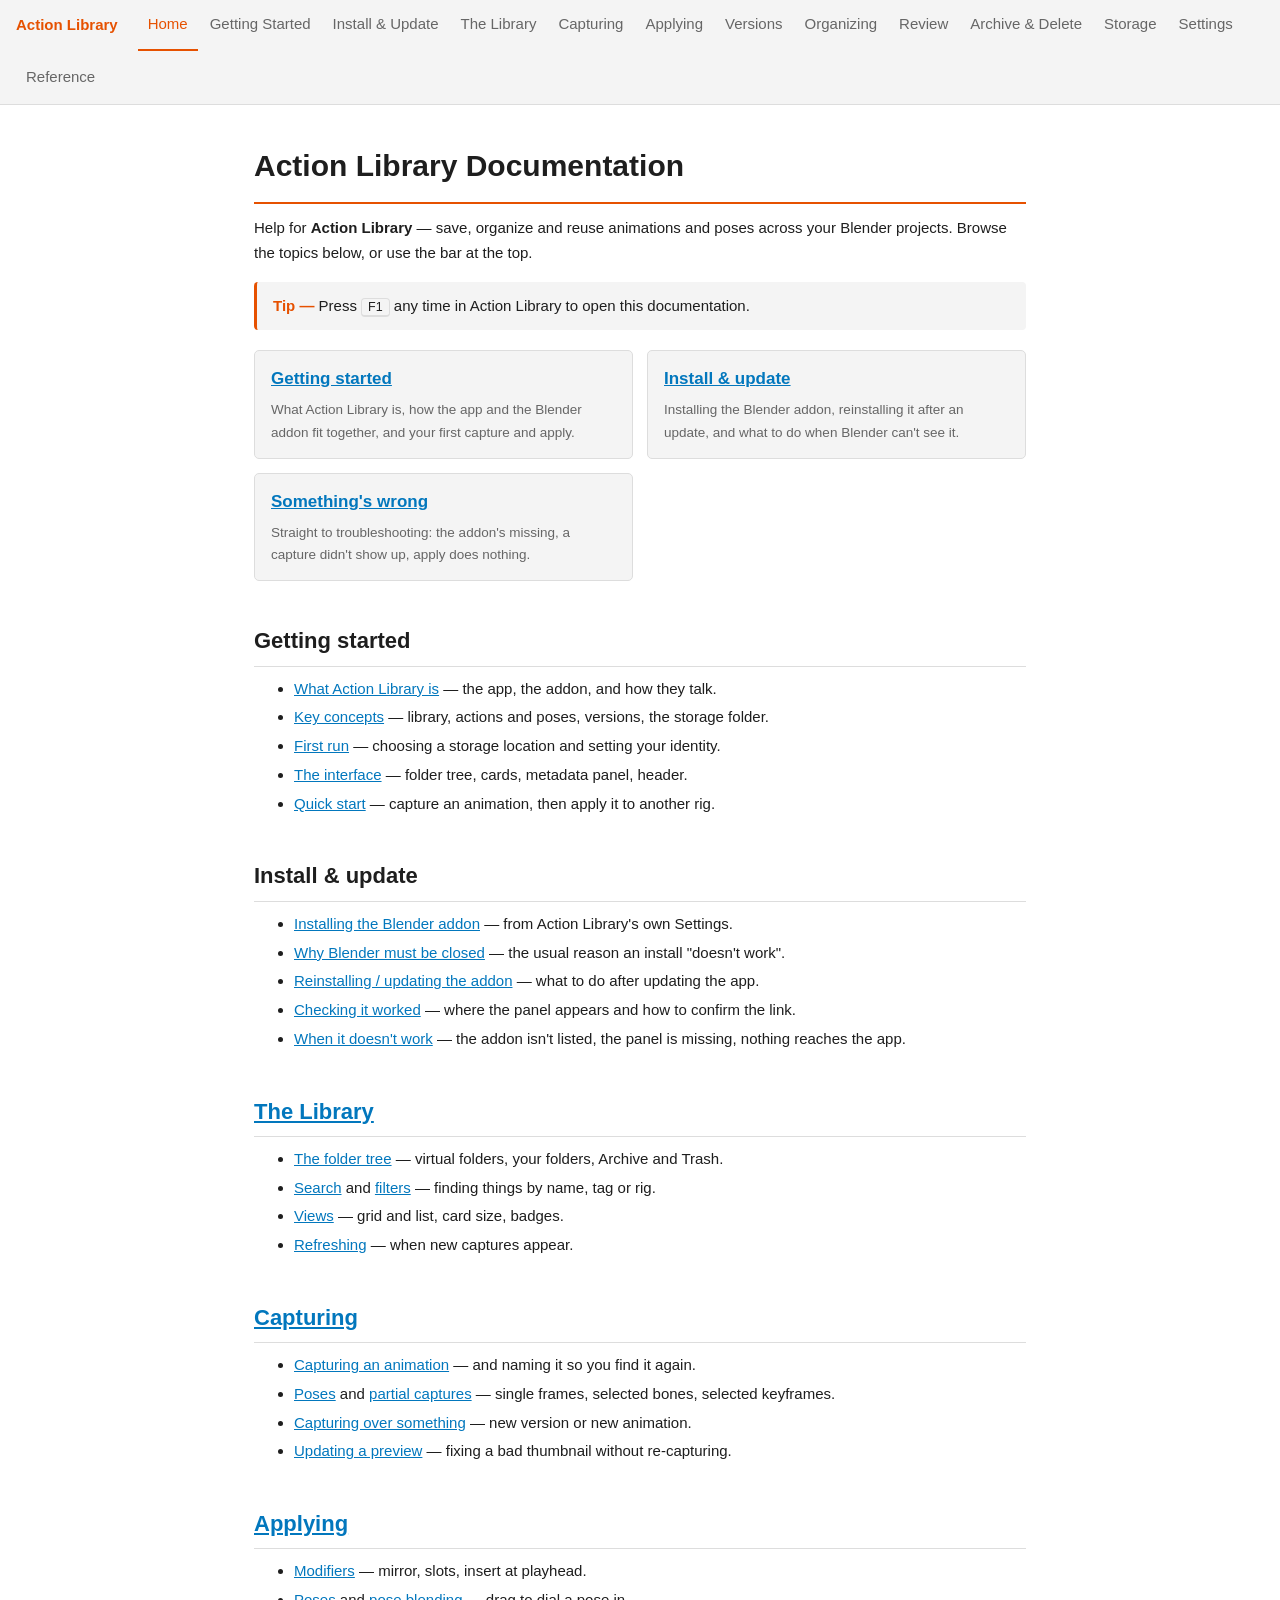
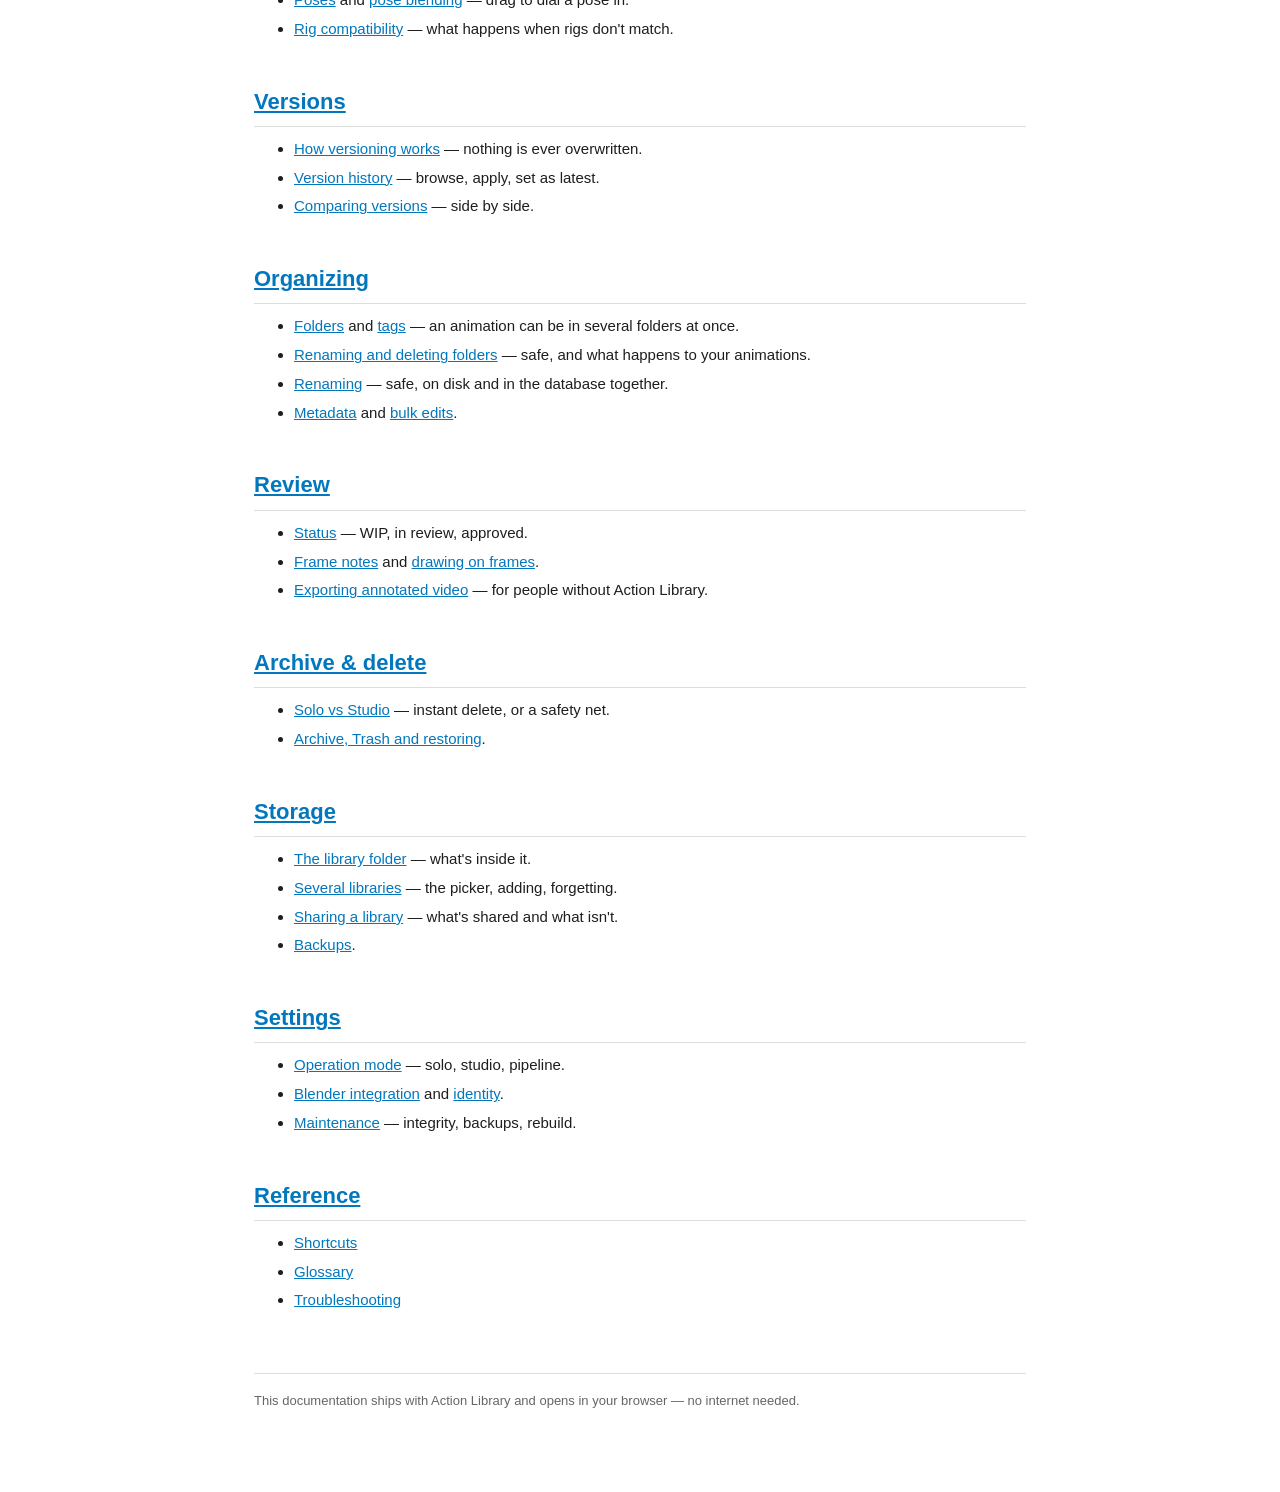
<file: docs/help/index.html>
<!DOCTYPE html>
<!-- Action Library documentation - landing page / master directory.

     Opens in the user's default browser (the Docs button in the header, or F1).
     Full HTML/CSS works: animated GIFs, images, layout. No internet needed.

     KEEP THIS DIRECTORY IN SYNC as pages are added, so everything stays
     reachable from Home, and add the page to nav.js as well.

     Images: drop them in docs/help/images/ and reference relatively, e.g.
     <img src="images/capture_panel.png" alt="...">. Always write real alt text. -->
<html lang="en">
<head>
  <meta charset="utf-8">
  <title>Action Library Documentation</title>
  <link rel="stylesheet" href="style.css">
</head>
<body>
  <nav class="top"><span class="brand">Action Library</span><a href="index.html">Home</a></nav>
  <main data-no-toc>
    <h1>Action Library Documentation</h1>
    <p>Help for <b>Action Library</b> — save, organize and reuse animations and
       poses across your Blender projects. Browse the topics below, or use the
       bar at the top.</p>

    <div class="tip">Press <kbd>F1</kbd> any time in Action Library to open this
      documentation.</div>

    <div class="cards">
      <div class="card">
        <h3><a href="getting-started.html">Getting started</a></h3>
        <p>What Action Library is, how the app and the Blender addon fit
           together, and your first capture and apply.</p>
      </div>
      <div class="card">
        <h3><a href="installation.html">Install &amp; update</a></h3>
        <p>Installing the Blender addon, reinstalling it after an update, and
           what to do when Blender can't see it.</p>
      </div>
      <div class="card">
        <h3><a href="reference.html#troubleshooting">Something's wrong</a></h3>
        <p>Straight to troubleshooting: the addon's missing, a capture didn't
           show up, apply does nothing.</p>
      </div>
    </div>

    <h2>Getting started</h2>
    <ul>
      <li><a href="getting-started.html#what-is-it">What Action Library is</a> — the app, the addon, and how they talk.</li>
      <li><a href="getting-started.html#key-concepts">Key concepts</a> — library, actions and poses, versions, the storage folder.</li>
      <li><a href="getting-started.html#first-run">First run</a> — choosing a storage location and setting your identity.</li>
      <li><a href="getting-started.html#interface">The interface</a> — folder tree, cards, metadata panel, header.</li>
      <li><a href="getting-started.html#quick-start">Quick start</a> — capture an animation, then apply it to another rig.</li>
    </ul>

    <h2>Install &amp; update</h2>
    <ul>
      <li><a href="installation.html#installing-the-addon">Installing the Blender addon</a> — from Action Library's own Settings.</li>
      <li><a href="installation.html#close-blender">Why Blender must be closed</a> — the usual reason an install "doesn't work".</li>
      <li><a href="installation.html#reinstalling">Reinstalling / updating the addon</a> — what to do after updating the app.</li>
      <li><a href="installation.html#verifying">Checking it worked</a> — where the panel appears and how to confirm the link.</li>
      <li><a href="installation.html#troubleshooting">When it doesn't work</a> — the addon isn't listed, the panel is missing, nothing reaches the app.</li>
    </ul>

    <h2><a href="library.html">The Library</a></h2>
    <ul>
      <li><a href="library.html#folder-tree">The folder tree</a> — virtual folders, your folders, Archive and Trash.</li>
      <li><a href="library.html#search">Search</a> and <a href="library.html#filters">filters</a> — finding things by name, tag or rig.</li>
      <li><a href="library.html#views">Views</a> — grid and list, card size, badges.</li>
      <li><a href="library.html#refresh">Refreshing</a> — when new captures appear.</li>
    </ul>

    <h2><a href="capturing.html">Capturing</a></h2>
    <ul>
      <li><a href="capturing.html#capture-action">Capturing an animation</a> — and naming it so you find it again.</li>
      <li><a href="capturing.html#capture-pose">Poses</a> and <a href="capturing.html#capture-selected">partial captures</a> — single frames, selected bones, selected keyframes.</li>
      <li><a href="capturing.html#versions">Capturing over something</a> — new version or new animation.</li>
      <li><a href="capturing.html#update-preview">Updating a preview</a> — fixing a bad thumbnail without re-capturing.</li>
    </ul>

    <h2><a href="applying.html">Applying</a></h2>
    <ul>
      <li><a href="applying.html#modifiers">Modifiers</a> — mirror, slots, insert at playhead.</li>
      <li><a href="applying.html#poses">Poses</a> and <a href="applying.html#blending">pose blending</a> — drag to dial a pose in.</li>
      <li><a href="applying.html#rig-types">Rig compatibility</a> — what happens when rigs don't match.</li>
    </ul>

    <h2><a href="versions.html">Versions</a></h2>
    <ul>
      <li><a href="versions.html#how-it-works">How versioning works</a> — nothing is ever overwritten.</li>
      <li><a href="versions.html#history">Version history</a> — browse, apply, set as latest.</li>
      <li><a href="versions.html#compare">Comparing versions</a> — side by side.</li>
    </ul>

    <h2><a href="organizing.html">Organizing</a></h2>
    <ul>
      <li><a href="organizing.html#many-folders">Folders</a> and <a href="organizing.html#tags">tags</a> — an animation can be in several folders at once.</li>
      <li><a href="organizing.html#folder-rename">Renaming and deleting folders</a> — safe, and what happens to your animations.</li>
      <li><a href="organizing.html#renaming">Renaming</a> — safe, on disk and in the database together.</li>
      <li><a href="organizing.html#metadata">Metadata</a> and <a href="organizing.html#bulk">bulk edits</a>.</li>
    </ul>

    <h2><a href="review.html">Review</a></h2>
    <ul>
      <li><a href="review.html#status">Status</a> — WIP, in review, approved.</li>
      <li><a href="review.html#notes">Frame notes</a> and <a href="review.html#drawover">drawing on frames</a>.</li>
      <li><a href="review.html#export">Exporting annotated video</a> — for people without Action Library.</li>
    </ul>

    <h2><a href="removing.html">Archive &amp; delete</a></h2>
    <ul>
      <li><a href="removing.html#two-modes">Solo vs Studio</a> — instant delete, or a safety net.</li>
      <li><a href="removing.html#studio">Archive, Trash and restoring</a>.</li>
    </ul>

    <h2><a href="storage.html">Storage</a></h2>
    <ul>
      <li><a href="storage.html#the-library-folder">The library folder</a> — what's inside it.</li>
      <li><a href="storage.html#switching">Several libraries</a> — the picker, adding, forgetting.</li>
      <li><a href="storage.html#shared">Sharing a library</a> — what's shared and what isn't.</li>
      <li><a href="storage.html#backups">Backups</a>.</li>
    </ul>

    <h2><a href="settings.html">Settings</a></h2>
    <ul>
      <li><a href="settings.html#modes">Operation mode</a> — solo, studio, pipeline.</li>
      <li><a href="settings.html#blender-integration">Blender integration</a> and <a href="settings.html#identity">identity</a>.</li>
      <li><a href="settings.html#maintenance">Maintenance</a> — integrity, backups, rebuild.</li>
    </ul>

    <h2><a href="reference.html">Reference</a></h2>
    <ul>
      <li><a href="reference.html#shortcuts">Shortcuts</a></li>
      <li><a href="reference.html#glossary">Glossary</a></li>
      <li><a href="reference.html#troubleshooting">Troubleshooting</a></li>
    </ul>

    <footer>
      This documentation ships with Action Library and opens in your browser —
      no internet needed.
    </footer>
  </main>
  <script src="nav.js"></script>
</body>
</html>
</file>
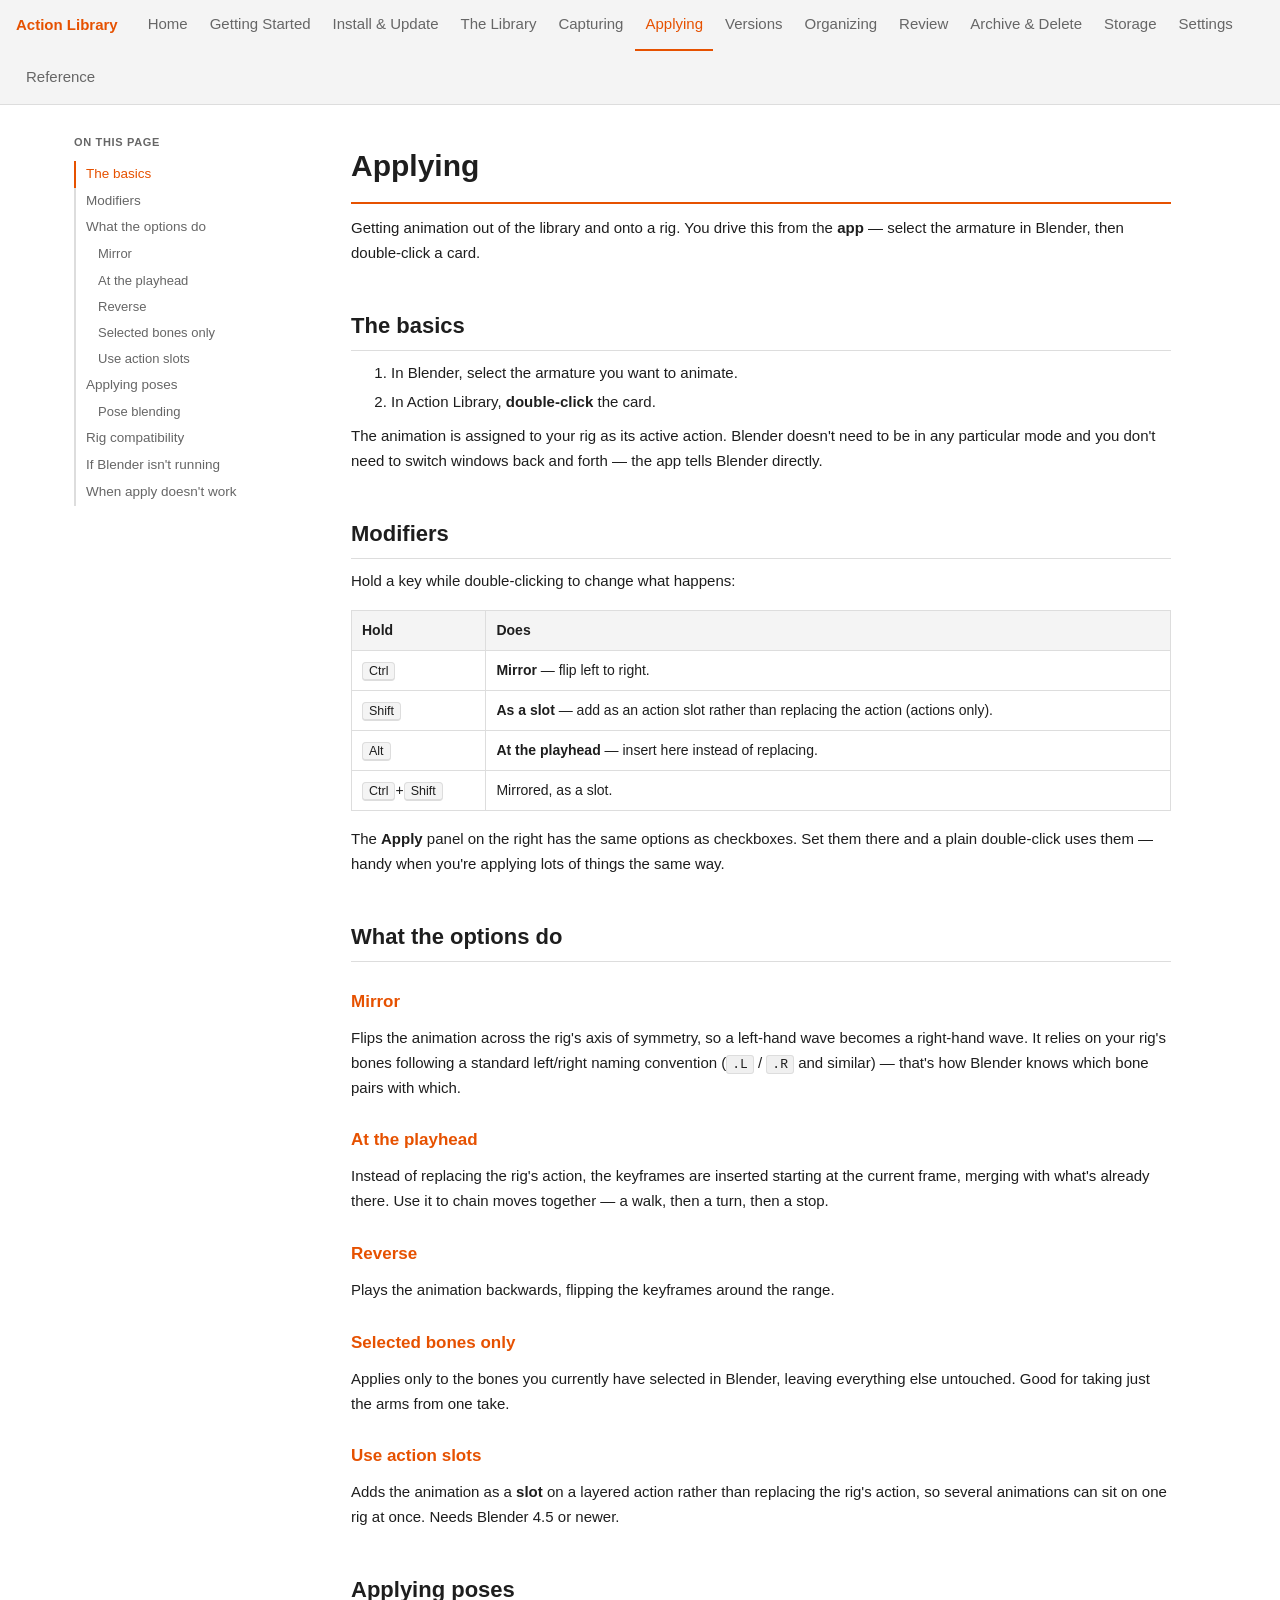
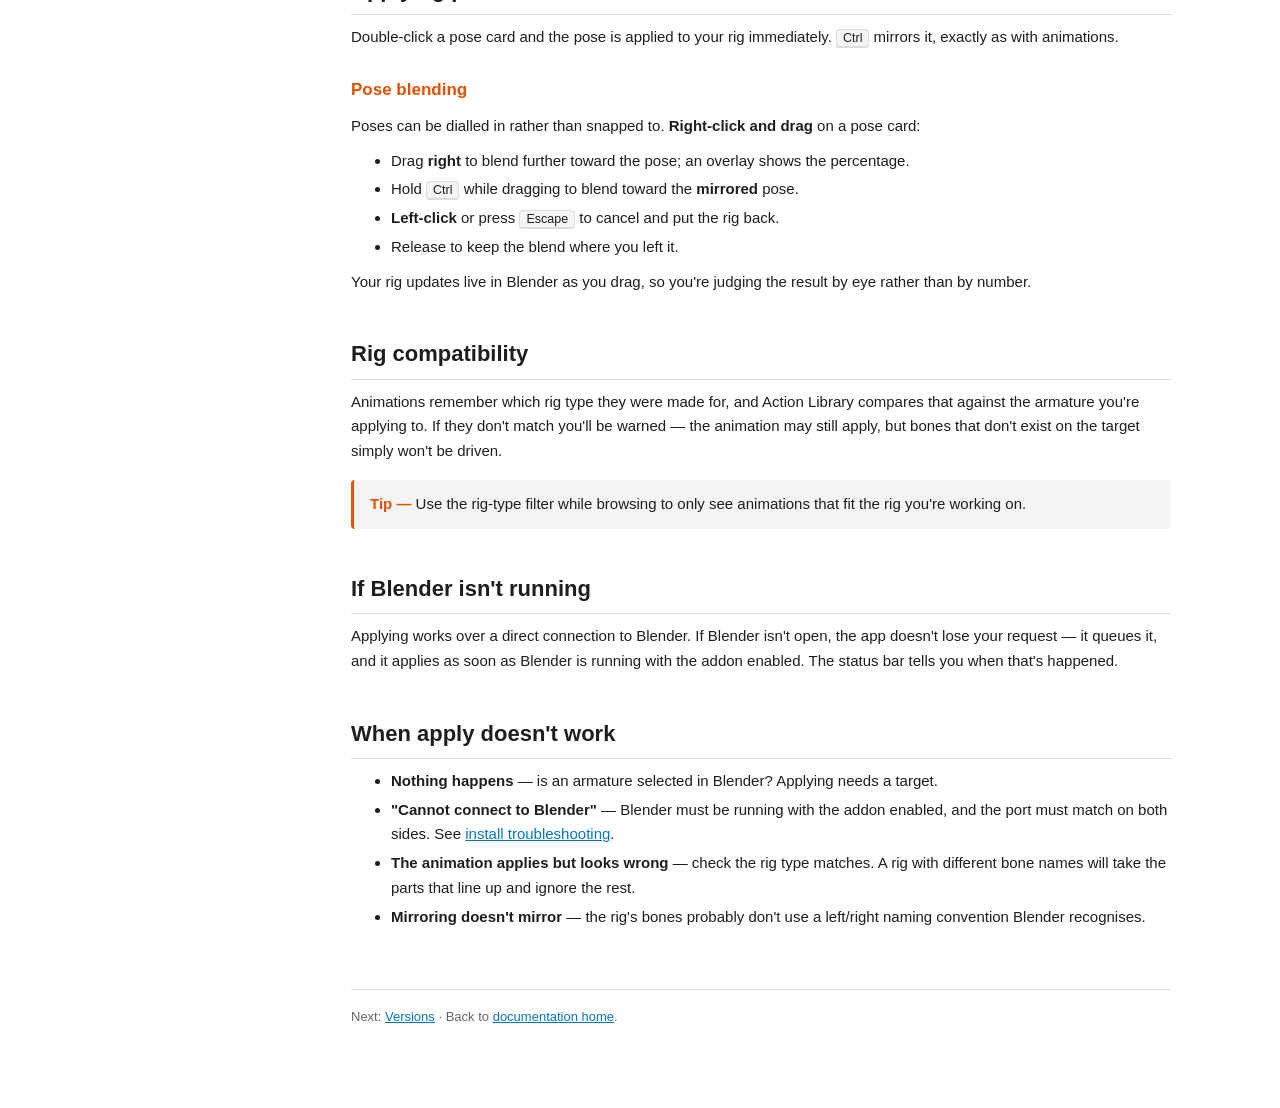
<file: docs/help/applying.html>
<!DOCTYPE html>
<html lang="en">
<head>
  <meta charset="utf-8">
  <title>Applying — Action Library</title>
  <link rel="stylesheet" href="style.css">
</head>
<body>
  <nav class="top"><span class="brand">Action Library</span><a href="index.html">Home</a></nav>
  <main>
    <h1>Applying</h1>
    <p>Getting animation out of the library and onto a rig. You drive this from the
       <b>app</b> — select the armature in Blender, then double-click a card.</p>

    <h2 id="basics">The basics</h2>
    <ol>
      <li>In Blender, select the armature you want to animate.</li>
      <li>In Action Library, <b>double-click</b> the card.</li>
    </ol>
    <p>The animation is assigned to your rig as its active action. Blender doesn't
       need to be in any particular mode and you don't need to switch windows back
       and forth — the app tells Blender directly.</p>

    <h2 id="modifiers">Modifiers</h2>
    <p>Hold a key while double-clicking to change what happens:</p>
    <table>
      <tr><th>Hold</th><th>Does</th></tr>
      <tr><td><kbd>Ctrl</kbd></td><td><b>Mirror</b> — flip left to right.</td></tr>
      <tr><td><kbd>Shift</kbd></td><td><b>As a slot</b> — add as an action slot rather than replacing the action (actions only).</td></tr>
      <tr><td><kbd>Alt</kbd></td><td><b>At the playhead</b> — insert here instead of replacing.</td></tr>
      <tr><td><kbd>Ctrl</kbd>+<kbd>Shift</kbd></td><td>Mirrored, as a slot.</td></tr>
    </table>
    <p>The <b>Apply</b> panel on the right has the same options as checkboxes. Set
       them there and a plain double-click uses them — handy when you're applying
       lots of things the same way.</p>

    <h2 id="options">What the options do</h2>

    <h3>Mirror</h3>
    <p>Flips the animation across the rig's axis of symmetry, so a left-hand wave
       becomes a right-hand wave. It relies on your rig's bones following a
       standard left/right naming convention (<code>.L</code> / <code>.R</code> and
       similar) — that's how Blender knows which bone pairs with which.</p>

    <h3>At the playhead</h3>
    <p>Instead of replacing the rig's action, the keyframes are inserted starting
       at the current frame, merging with what's already there. Use it to chain
       moves together — a walk, then a turn, then a stop.</p>

    <h3>Reverse</h3>
    <p>Plays the animation backwards, flipping the keyframes around the range.</p>

    <h3>Selected bones only</h3>
    <p>Applies only to the bones you currently have selected in Blender, leaving
       everything else untouched. Good for taking just the arms from one take.</p>

    <h3>Use action slots</h3>
    <p>Adds the animation as a <b>slot</b> on a layered action rather than
       replacing the rig's action, so several animations can sit on one rig at
       once. Needs Blender 4.5 or newer.</p>

    <h2 id="poses">Applying poses</h2>
    <p>Double-click a pose card and the pose is applied to your rig immediately.
       <kbd>Ctrl</kbd> mirrors it, exactly as with animations.</p>

    <h3 id="blending">Pose blending</h3>
    <p>Poses can be dialled in rather than snapped to. <b>Right-click and drag</b> on
       a pose card:</p>
    <ul>
      <li>Drag <b>right</b> to blend further toward the pose; an overlay shows the
          percentage.</li>
      <li>Hold <kbd>Ctrl</kbd> while dragging to blend toward the <b>mirrored</b>
          pose.</li>
      <li><b>Left-click</b> or press <kbd>Escape</kbd> to cancel and put the rig
          back.</li>
      <li>Release to keep the blend where you left it.</li>
    </ul>
    <p>Your rig updates live in Blender as you drag, so you're judging the result
       by eye rather than by number.</p>

    <h2 id="rig-types">Rig compatibility</h2>
    <p>Animations remember which rig type they were made for, and Action Library
       compares that against the armature you're applying to. If they don't match
       you'll be warned — the animation may still apply, but bones that don't exist
       on the target simply won't be driven.</p>
    <div class="tip">Use the rig-type filter while browsing to only see animations
      that fit the rig you're working on.</div>

    <h2 id="not-running">If Blender isn't running</h2>
    <p>Applying works over a direct connection to Blender. If Blender isn't open,
       the app doesn't lose your request — it queues it, and it applies as soon as
       Blender is running with the addon enabled. The status bar tells you when
       that's happened.</p>

    <h2 id="troubleshooting">When apply doesn't work</h2>
    <ul>
      <li><b>Nothing happens</b> — is an armature selected in Blender? Applying
          needs a target.</li>
      <li><b>"Cannot connect to Blender"</b> — Blender must be running with the
          addon enabled, and the port must match on both sides. See
          <a href="installation.html#troubleshooting">install troubleshooting</a>.</li>
      <li><b>The animation applies but looks wrong</b> — check the rig type matches.
          A rig with different bone names will take the parts that line up and
          ignore the rest.</li>
      <li><b>Mirroring doesn't mirror</b> — the rig's bones probably don't use a
          left/right naming convention Blender recognises.</li>
    </ul>

    <footer>Next: <a href="versions.html">Versions</a> ·
      Back to <a href="index.html">documentation home</a>.</footer>
  </main>
  <script src="nav.js"></script>
</body>
</html>
</file>
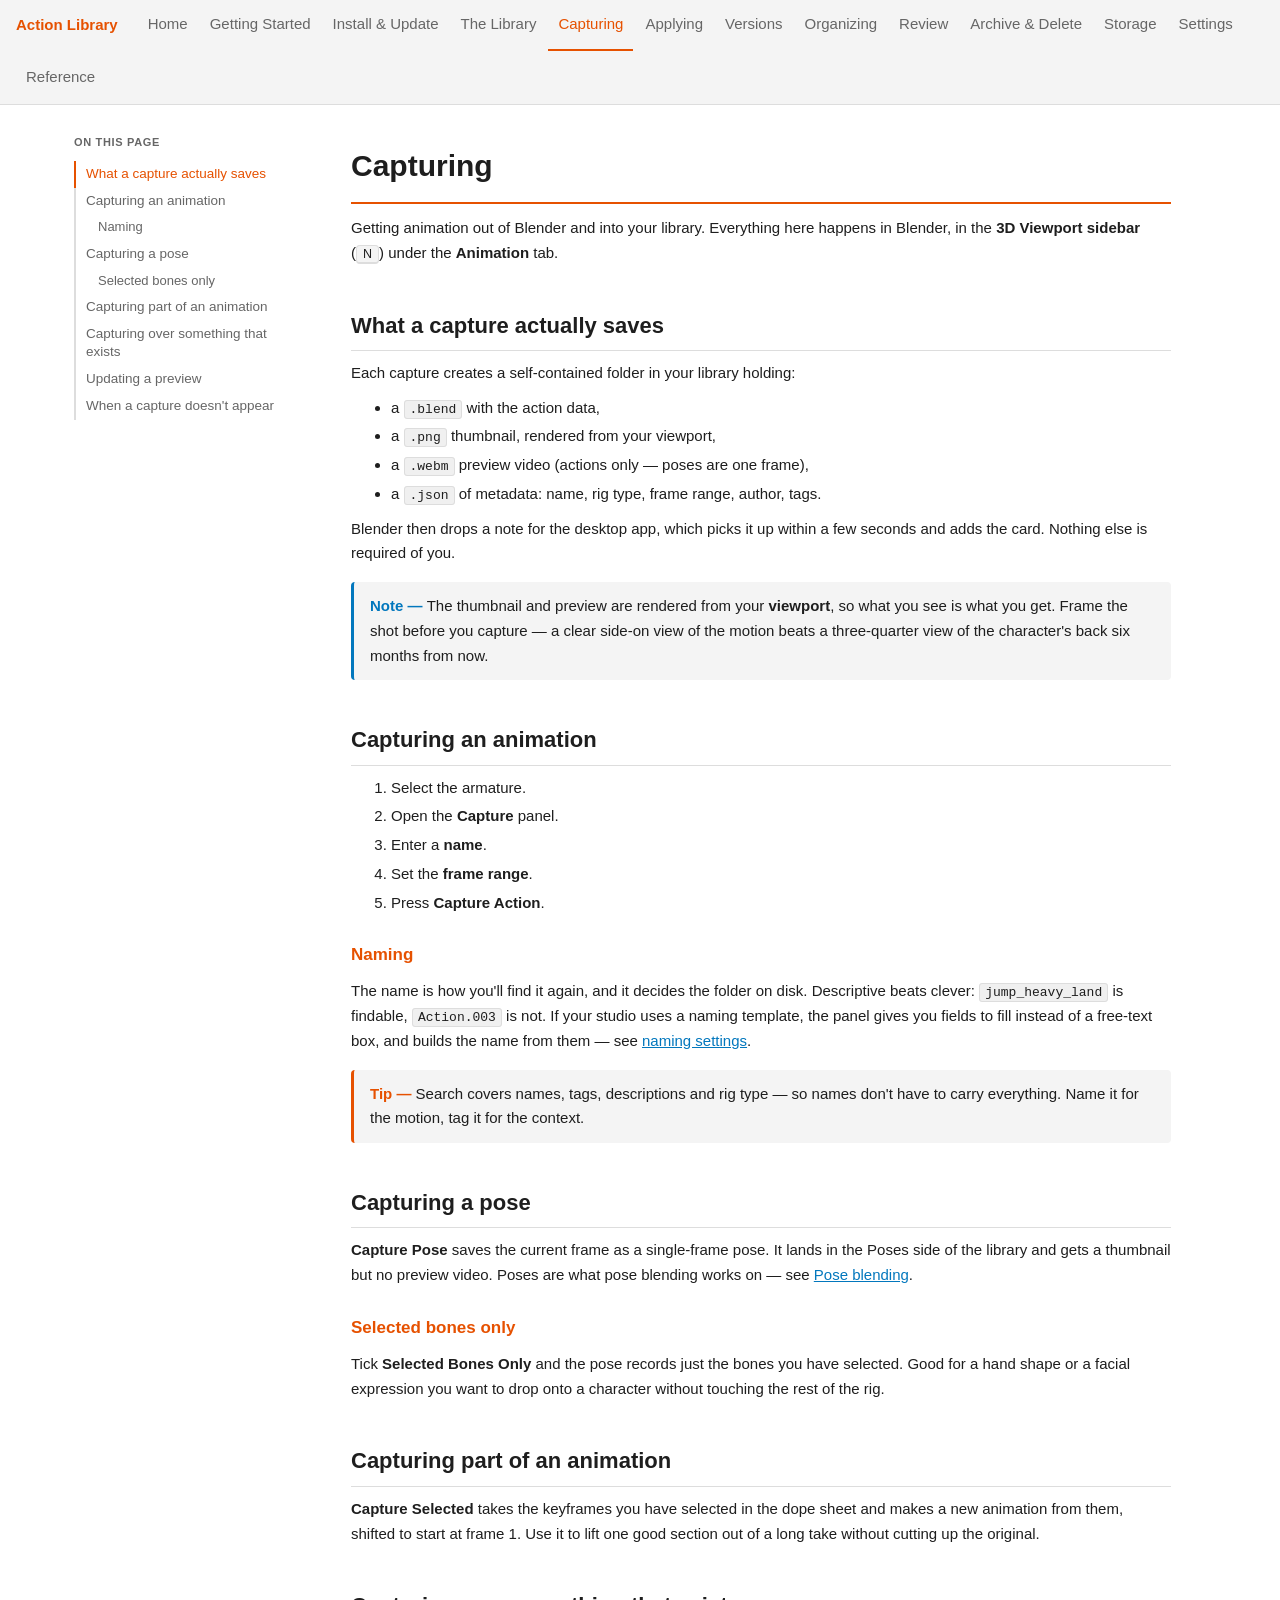
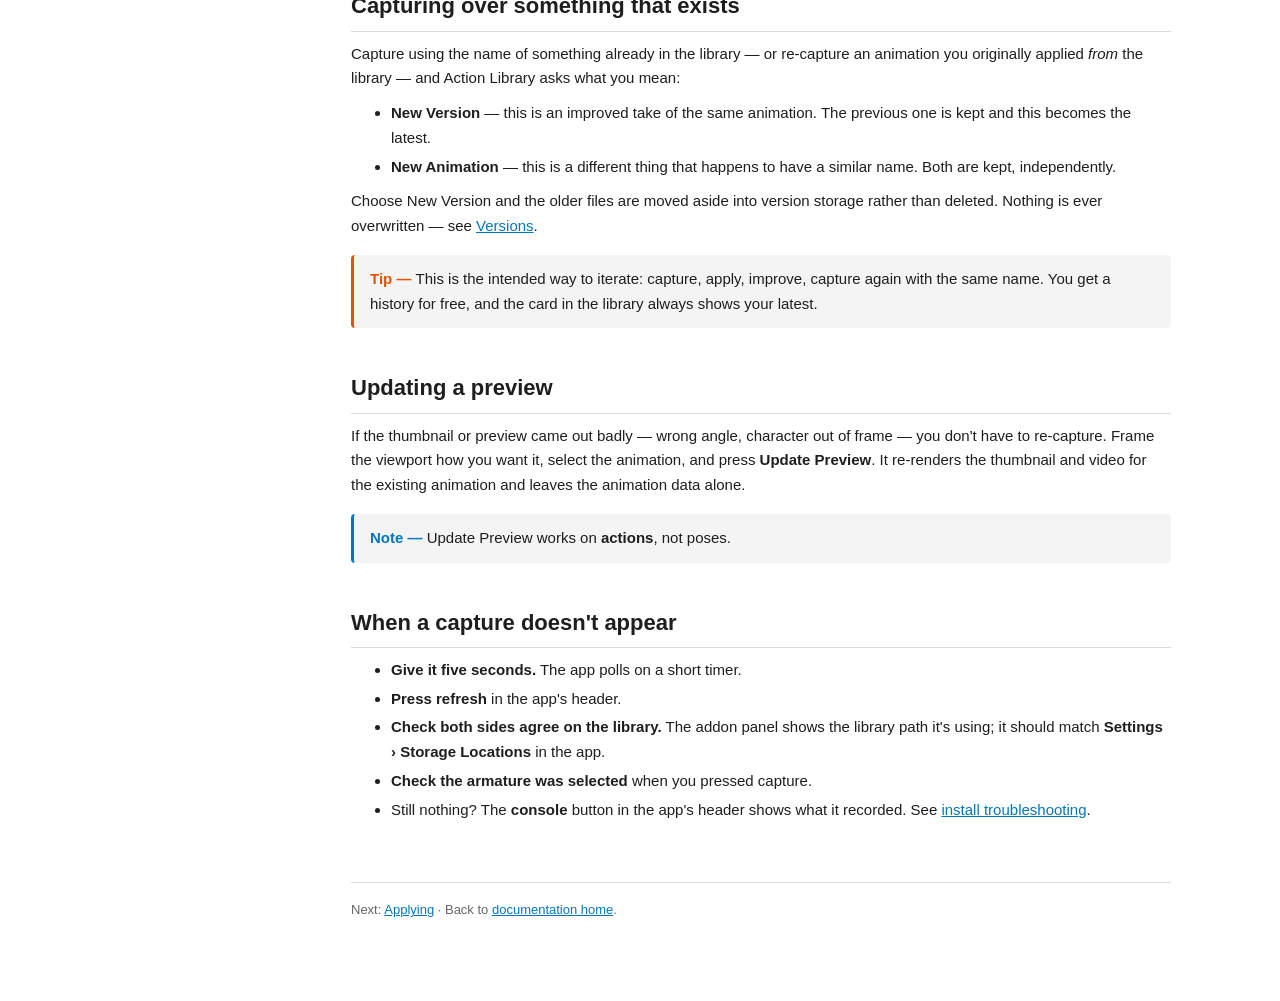
<file: docs/help/capturing.html>
<!DOCTYPE html>
<html lang="en">
<head>
  <meta charset="utf-8">
  <title>Capturing — Action Library</title>
  <link rel="stylesheet" href="style.css">
</head>
<body>
  <nav class="top"><span class="brand">Action Library</span><a href="index.html">Home</a></nav>
  <main>
    <h1>Capturing</h1>
    <p>Getting animation out of Blender and into your library. Everything here
       happens in Blender, in the <b>3D Viewport sidebar</b> (<kbd>N</kbd>) under
       the <b>Animation</b> tab.</p>

    <h2 id="what-happens">What a capture actually saves</h2>
    <p>Each capture creates a self-contained folder in your library holding:</p>
    <ul>
      <li>a <code>.blend</code> with the action data,</li>
      <li>a <code>.png</code> thumbnail, rendered from your viewport,</li>
      <li>a <code>.webm</code> preview video (actions only — poses are one frame),</li>
      <li>a <code>.json</code> of metadata: name, rig type, frame range, author, tags.</li>
    </ul>
    <p>Blender then drops a note for the desktop app, which picks it up within a
       few seconds and adds the card. Nothing else is required of you.</p>
    <div class="note">The thumbnail and preview are rendered from your <b>viewport</b>,
      so what you see is what you get. Frame the shot before you capture — a clear
      side-on view of the motion beats a three-quarter view of the character's
      back six months from now.</div>

    <h2 id="capture-action">Capturing an animation</h2>
    <ol>
      <li>Select the armature.</li>
      <li>Open the <b>Capture</b> panel.</li>
      <li>Enter a <b>name</b>.</li>
      <li>Set the <b>frame range</b>.</li>
      <li>Press <b>Capture Action</b>.</li>
    </ol>

    <h3>Naming</h3>
    <p>The name is how you'll find it again, and it decides the folder on disk.
       Descriptive beats clever: <code>jump_heavy_land</code> is findable,
       <code>Action.003</code> is not. If your studio uses a naming template, the
       panel gives you fields to fill instead of a free-text box, and builds the
       name from them — see <a href="settings.html#naming">naming settings</a>.</p>

    <div class="tip">Search covers names, tags, descriptions and rig type — so
      names don't have to carry everything. Name it for the motion, tag it for the
      context.</div>

    <h2 id="capture-pose">Capturing a pose</h2>
    <p><b>Capture Pose</b> saves the current frame as a single-frame pose. It lands
       in the Poses side of the library and gets a thumbnail but no preview video.
       Poses are what pose blending works on — see
       <a href="applying.html#blending">Pose blending</a>.</p>

    <h3>Selected bones only</h3>
    <p>Tick <b>Selected Bones Only</b> and the pose records just the bones you have
       selected. Good for a hand shape or a facial expression you want to drop onto
       a character without touching the rest of the rig.</p>

    <h2 id="capture-selected">Capturing part of an animation</h2>
    <p><b>Capture Selected</b> takes the keyframes you have selected in the dope
       sheet and makes a new animation from them, shifted to start at frame 1. Use
       it to lift one good section out of a long take without cutting up the
       original.</p>

    <h2 id="versions">Capturing over something that exists</h2>
    <p>Capture using the name of something already in the library — or re-capture
       an animation you originally applied <i>from</i> the library — and Action
       Library asks what you mean:</p>
    <ul>
      <li><b>New Version</b> — this is an improved take of the same animation. The
          previous one is kept and this becomes the latest.</li>
      <li><b>New Animation</b> — this is a different thing that happens to have a
          similar name. Both are kept, independently.</li>
    </ul>
    <p>Choose New Version and the older files are moved aside into version storage
       rather than deleted. Nothing is ever overwritten — see
       <a href="versions.html">Versions</a>.</p>

    <div class="tip">This is the intended way to iterate: capture, apply, improve,
      capture again with the same name. You get a history for free, and the card in
      the library always shows your latest.</div>

    <h2 id="update-preview">Updating a preview</h2>
    <p>If the thumbnail or preview came out badly — wrong angle, character out of
       frame — you don't have to re-capture. Frame the viewport how you want it,
       select the animation, and press <b>Update Preview</b>. It re-renders the
       thumbnail and video for the existing animation and leaves the animation data
       alone.</p>
    <div class="note">Update Preview works on <b>actions</b>, not poses.</div>

    <h2 id="troubleshooting">When a capture doesn't appear</h2>
    <ul>
      <li><b>Give it five seconds.</b> The app polls on a short timer.</li>
      <li><b>Press refresh</b> in the app's header.</li>
      <li><b>Check both sides agree on the library.</b> The addon panel shows the
          library path it's using; it should match
          <b>Settings &rsaquo; Storage Locations</b> in the app.</li>
      <li><b>Check the armature was selected</b> when you pressed capture.</li>
      <li>Still nothing? The <b>console</b> button in the app's header shows what
          it recorded. See <a href="installation.html#troubleshooting">install
          troubleshooting</a>.</li>
    </ul>

    <footer>Next: <a href="applying.html">Applying</a> ·
      Back to <a href="index.html">documentation home</a>.</footer>
  </main>
  <script src="nav.js"></script>
</body>
</html>
</file>
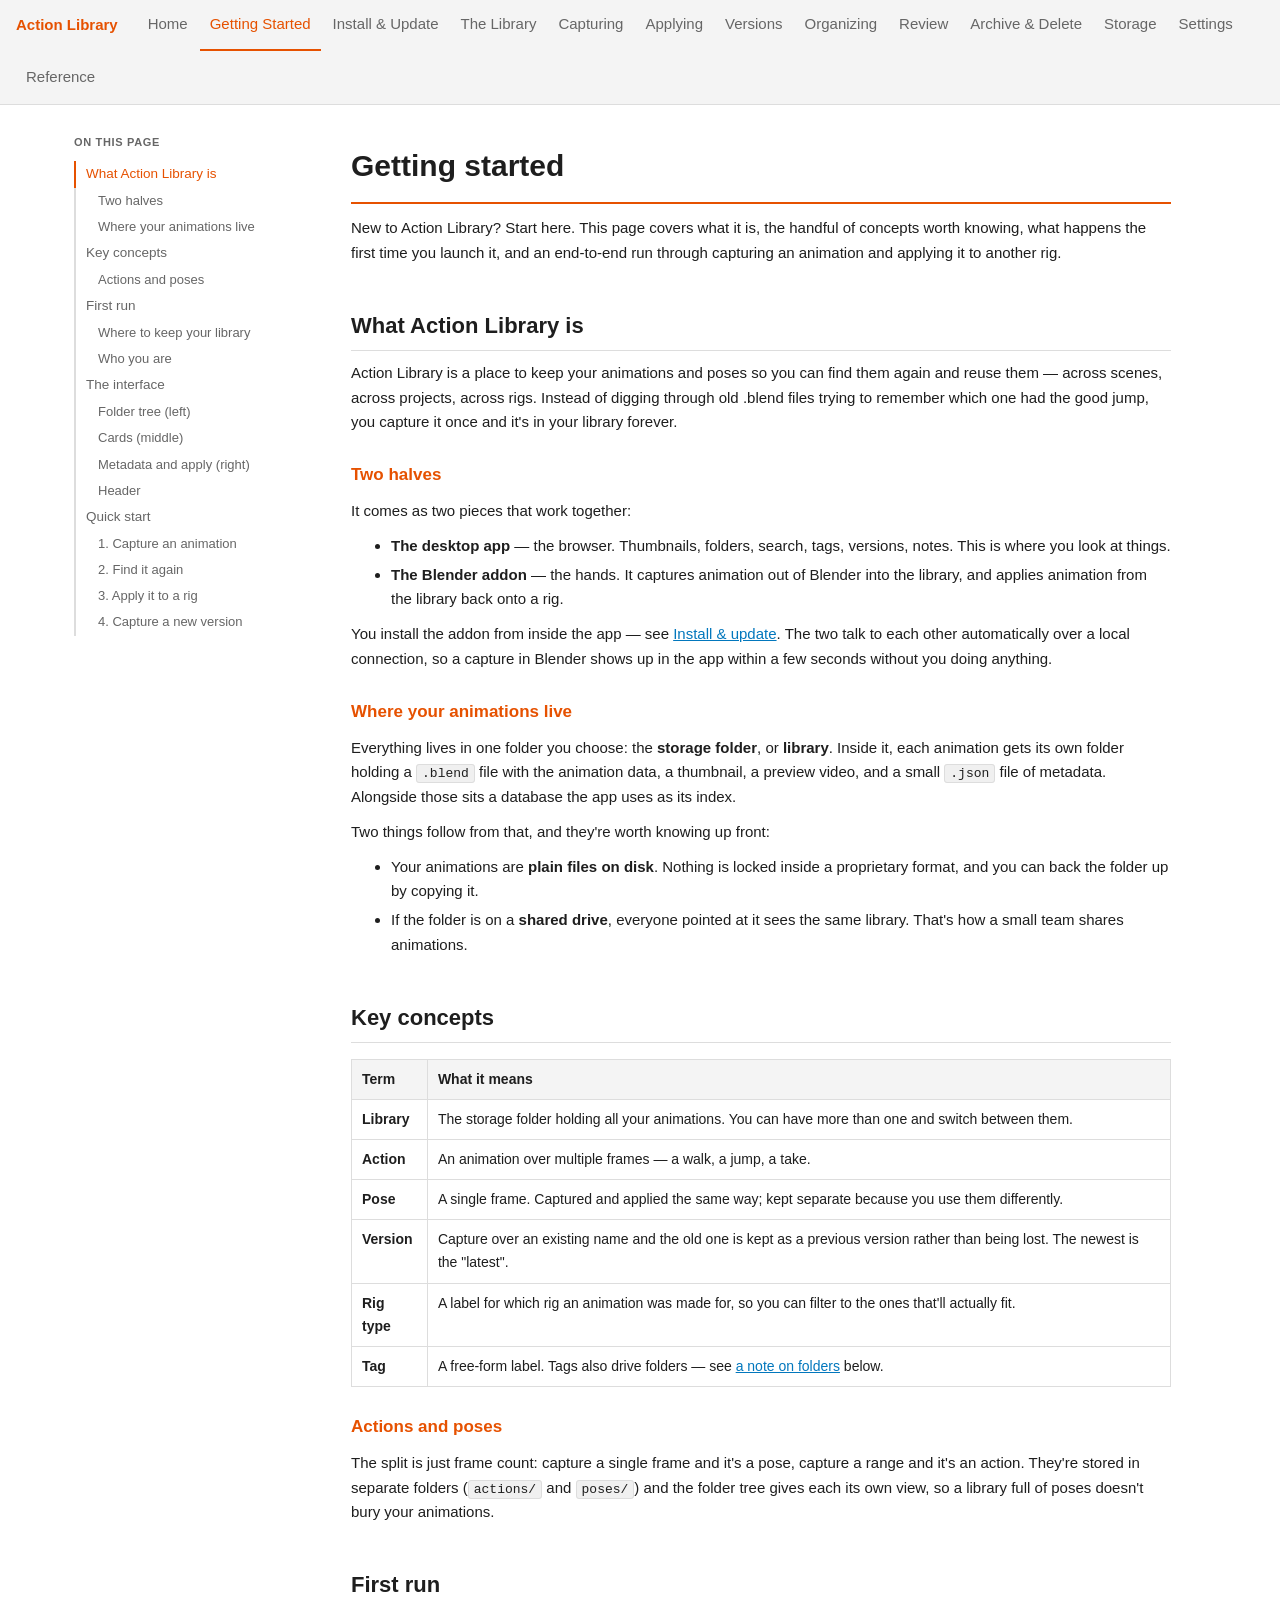
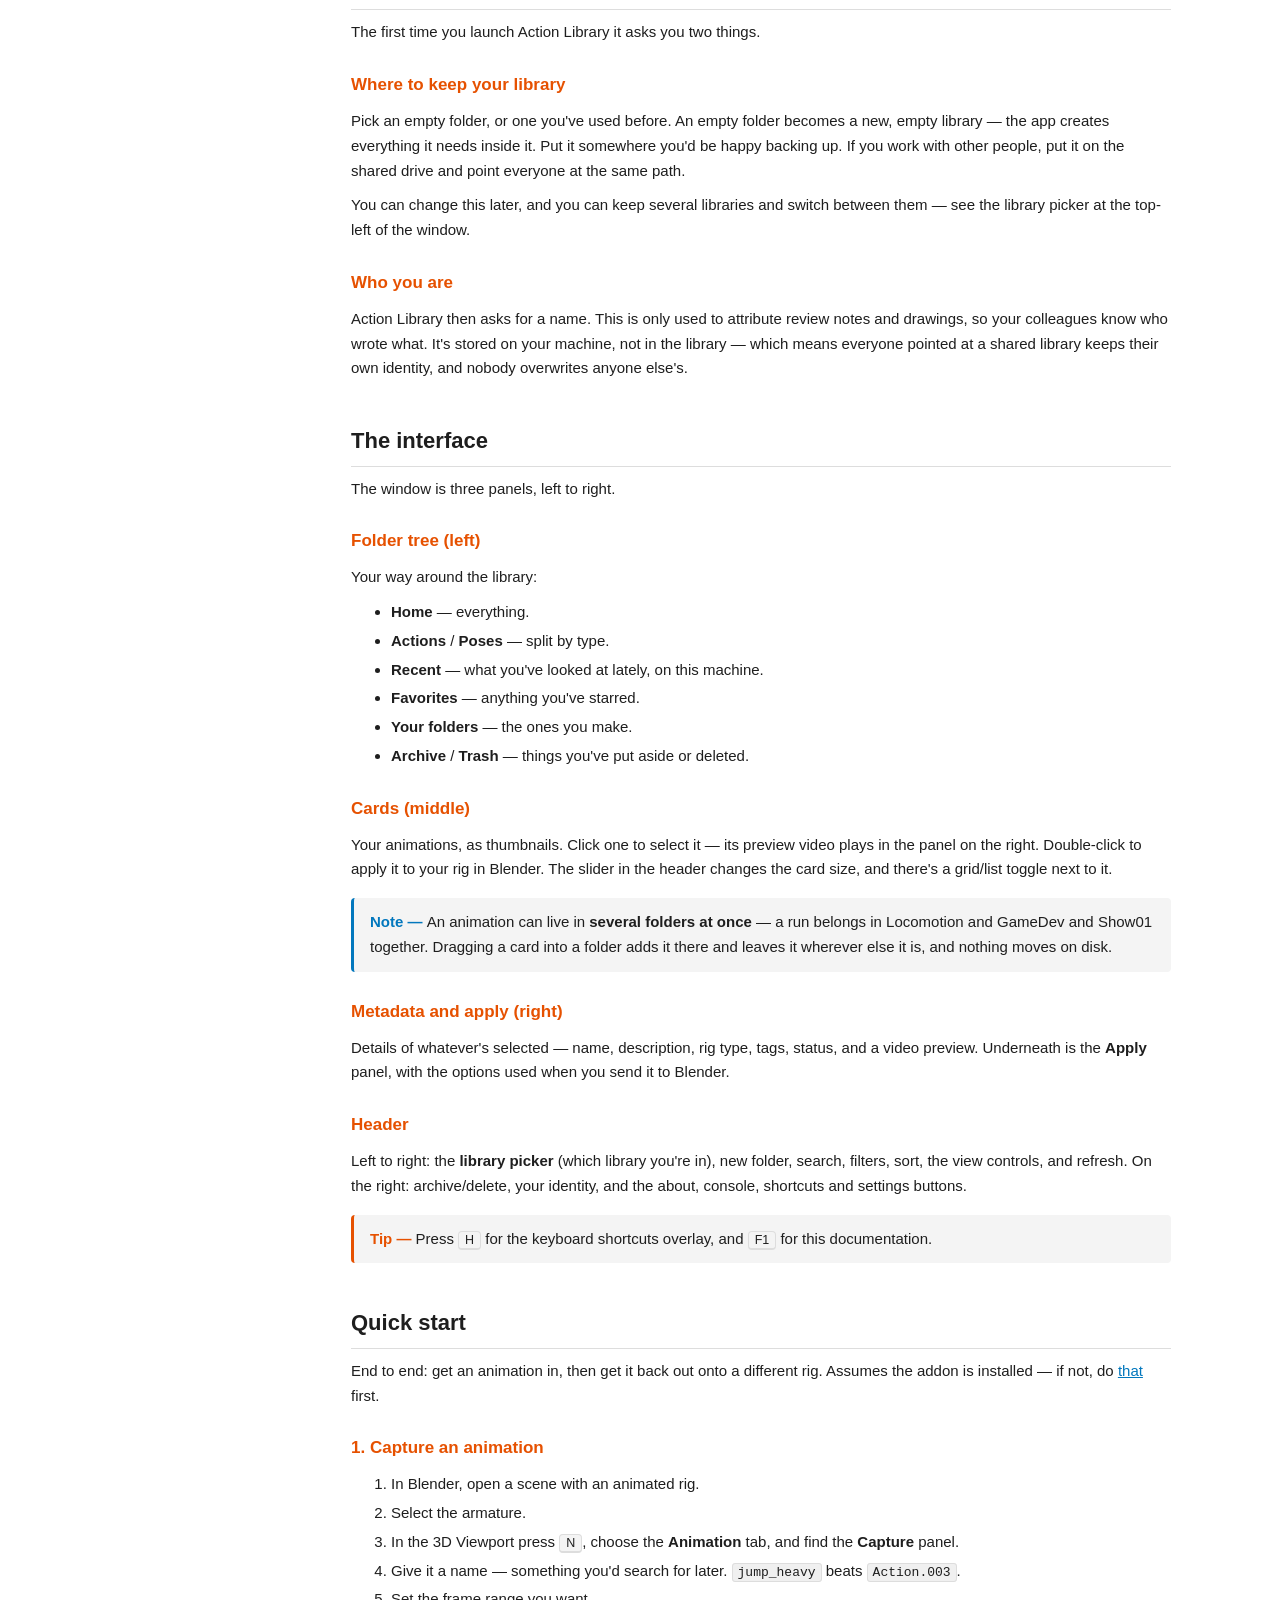
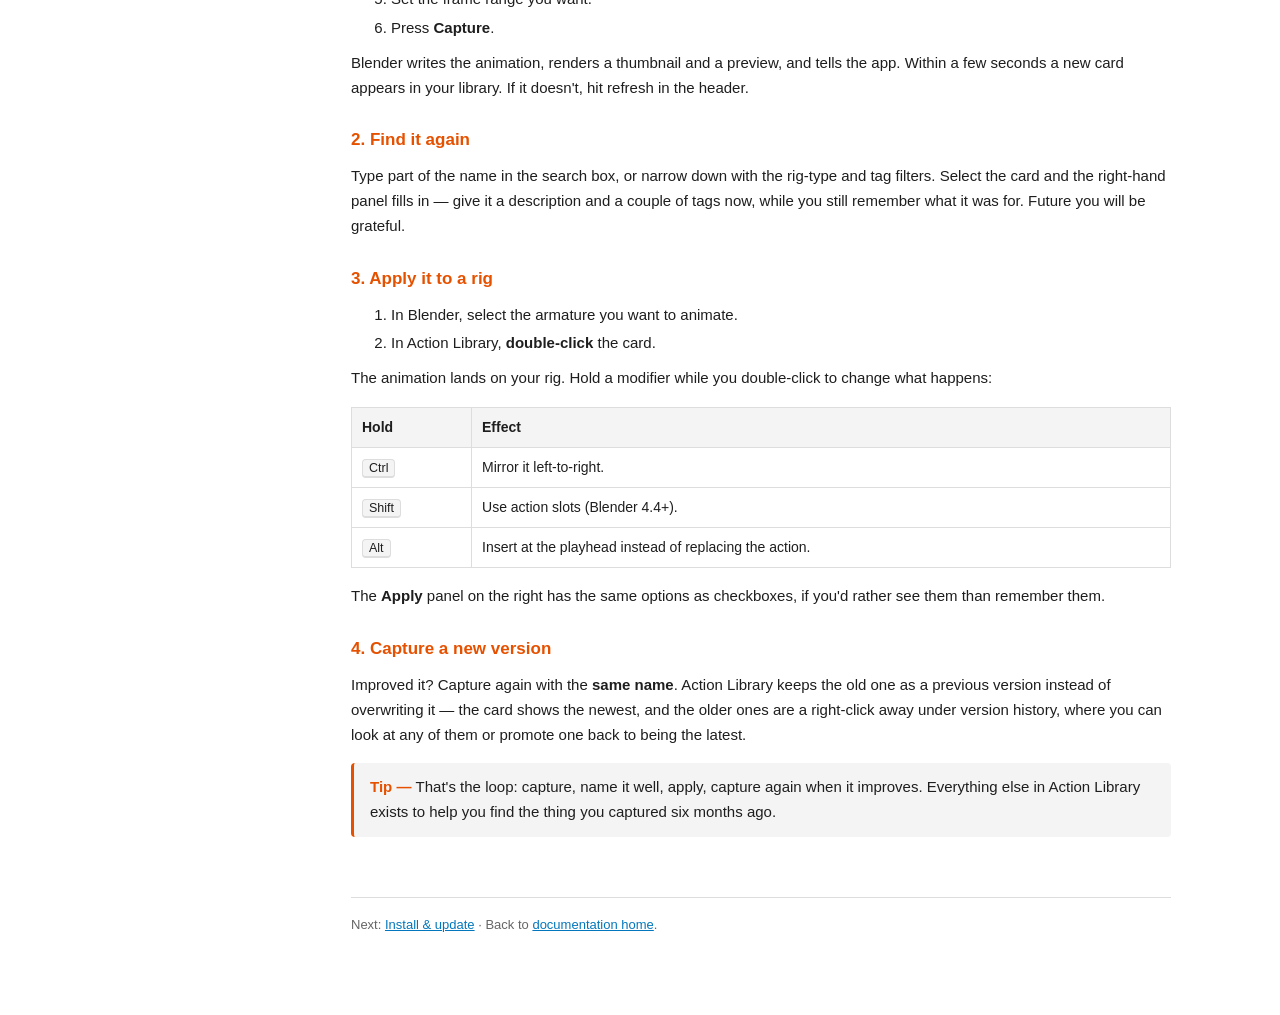
<file: docs/help/getting-started.html>
<!DOCTYPE html>
<html lang="en">
<head>
  <meta charset="utf-8">
  <title>Getting started — Action Library</title>
  <link rel="stylesheet" href="style.css">
</head>
<body>
  <nav class="top"><span class="brand">Action Library</span><a href="index.html">Home</a></nav>
  <main>
    <h1>Getting started</h1>
    <p>New to Action Library? Start here. This page covers what it is, the handful
       of concepts worth knowing, what happens the first time you launch it, and
       an end-to-end run through capturing an animation and applying it to another
       rig.</p>

    <h2 id="what-is-it">What Action Library is</h2>

    <p>Action Library is a place to keep your animations and poses so you can find
       them again and reuse them — across scenes, across projects, across rigs.
       Instead of digging through old .blend files trying to remember which one had
       the good jump, you capture it once and it's in your library forever.</p>

    <h3>Two halves</h3>
    <p>It comes as two pieces that work together:</p>
    <ul>
      <li><b>The desktop app</b> — the browser. Thumbnails, folders, search, tags,
          versions, notes. This is where you look at things.</li>
      <li><b>The Blender addon</b> — the hands. It captures animation out of
          Blender into the library, and applies animation from the library back
          onto a rig.</li>
    </ul>
    <p>You install the addon from inside the app — see
       <a href="installation.html">Install &amp; update</a>. The two talk to each
       other automatically over a local connection, so a capture in Blender shows
       up in the app within a few seconds without you doing anything.</p>

    <h3>Where your animations live</h3>
    <p>Everything lives in one folder you choose: the <b>storage folder</b>, or
       <b>library</b>. Inside it, each animation gets its own folder holding a
       <code>.blend</code> file with the animation data, a thumbnail, a preview
       video, and a small <code>.json</code> file of metadata. Alongside those
       sits a database the app uses as its index.</p>
    <p>Two things follow from that, and they're worth knowing up front:</p>
    <ul>
      <li>Your animations are <b>plain files on disk</b>. Nothing is locked inside
          a proprietary format, and you can back the folder up by copying it.</li>
      <li>If the folder is on a <b>shared drive</b>, everyone pointed at it sees the
          same library. That's how a small team shares animations.</li>
    </ul>

    <h2 id="key-concepts">Key concepts</h2>

    <table>
      <tr><th>Term</th><th>What it means</th></tr>
      <tr><td><b>Library</b></td><td>The storage folder holding all your animations. You can have more than one and switch between them.</td></tr>
      <tr><td><b>Action</b></td><td>An animation over multiple frames — a walk, a jump, a take.</td></tr>
      <tr><td><b>Pose</b></td><td>A single frame. Captured and applied the same way; kept separate because you use them differently.</td></tr>
      <tr><td><b>Version</b></td><td>Capture over an existing name and the old one is kept as a previous version rather than being lost. The newest is the "latest".</td></tr>
      <tr><td><b>Rig type</b></td><td>A label for which rig an animation was made for, so you can filter to the ones that'll actually fit.</td></tr>
      <tr><td><b>Tag</b></td><td>A free-form label. Tags also drive folders — see <a href="#folders">a note on folders</a> below.</td></tr>
    </table>

    <h3>Actions and poses</h3>
    <p>The split is just frame count: capture a single frame and it's a pose,
       capture a range and it's an action. They're stored in separate folders
       (<code>actions/</code> and <code>poses/</code>) and the folder tree gives
       each its own view, so a library full of poses doesn't bury your animations.</p>

    <h2 id="first-run">First run</h2>

    <p>The first time you launch Action Library it asks you two things.</p>

    <h3>Where to keep your library</h3>
    <p>Pick an empty folder, or one you've used before. An empty folder becomes a
       new, empty library — the app creates everything it needs inside it. Put it
       somewhere you'd be happy backing up. If you work with other people, put it
       on the shared drive and point everyone at the same path.</p>
    <p>You can change this later, and you can keep several libraries and switch
       between them — see the library picker at the top-left of the window.</p>

    <h3>Who you are</h3>
    <p>Action Library then asks for a name. This is only used to attribute review
       notes and drawings, so your colleagues know who wrote what. It's stored on
       your machine, not in the library — which means everyone pointed at a shared
       library keeps their own identity, and nobody overwrites anyone else's.</p>

    <h2 id="interface">The interface</h2>

    <p>The window is three panels, left to right.</p>

    <h3>Folder tree (left)</h3>
    <p>Your way around the library:</p>
    <ul>
      <li><b>Home</b> — everything.</li>
      <li><b>Actions</b> / <b>Poses</b> — split by type.</li>
      <li><b>Recent</b> — what you've looked at lately, on this machine.</li>
      <li><b>Favorites</b> — anything you've starred.</li>
      <li><b>Your folders</b> — the ones you make.</li>
      <li><b>Archive</b> / <b>Trash</b> — things you've put aside or deleted.</li>
    </ul>

    <h3 id="folders">Cards (middle)</h3>
    <p>Your animations, as thumbnails. Click one to select it — its preview video
       plays in the panel on the right. Double-click to apply it to your rig in
       Blender. The slider in the header changes the card size, and there's a
       grid/list toggle next to it.</p>
    <div class="note">An animation can live in <b>several folders at once</b> — a
      run belongs in Locomotion and GameDev and Show01 together. Dragging a card
      into a folder adds it there and leaves it wherever else it is, and nothing
      moves on disk.</div>

    <h3>Metadata and apply (right)</h3>
    <p>Details of whatever's selected — name, description, rig type, tags, status,
       and a video preview. Underneath is the <b>Apply</b> panel, with the options
       used when you send it to Blender.</p>

    <h3>Header</h3>
    <p>Left to right: the <b>library picker</b> (which library you're in), new
       folder, search, filters, sort, the view controls, and refresh. On the right:
       archive/delete, your identity, and the about, console, shortcuts and
       settings buttons.</p>

    <div class="tip">Press <kbd>H</kbd> for the keyboard shortcuts overlay, and
      <kbd>F1</kbd> for this documentation.</div>

    <h2 id="quick-start">Quick start</h2>

    <p>End to end: get an animation in, then get it back out onto a different rig.
       Assumes the addon is installed — if not, do
       <a href="installation.html">that</a> first.</p>

    <h3>1. Capture an animation</h3>
    <ol>
      <li>In Blender, open a scene with an animated rig.</li>
      <li>Select the armature.</li>
      <li>In the 3D Viewport press <kbd>N</kbd>, choose the <b>Animation</b> tab,
          and find the <b>Capture</b> panel.</li>
      <li>Give it a name — something you'd search for later. <code>jump_heavy</code>
          beats <code>Action.003</code>.</li>
      <li>Set the frame range you want.</li>
      <li>Press <b>Capture</b>.</li>
    </ol>
    <p>Blender writes the animation, renders a thumbnail and a preview, and tells
       the app. Within a few seconds a new card appears in your library. If it
       doesn't, hit refresh in the header.</p>

    <h3>2. Find it again</h3>
    <p>Type part of the name in the search box, or narrow down with the rig-type
       and tag filters. Select the card and the right-hand panel fills in — give it
       a description and a couple of tags now, while you still remember what it
       was for. Future you will be grateful.</p>

    <h3>3. Apply it to a rig</h3>
    <ol>
      <li>In Blender, select the armature you want to animate.</li>
      <li>In Action Library, <b>double-click</b> the card.</li>
    </ol>
    <p>The animation lands on your rig. Hold a modifier while you double-click to
       change what happens:</p>
    <table>
      <tr><th>Hold</th><th>Effect</th></tr>
      <tr><td><kbd>Ctrl</kbd></td><td>Mirror it left-to-right.</td></tr>
      <tr><td><kbd>Shift</kbd></td><td>Use action slots (Blender 4.4+).</td></tr>
      <tr><td><kbd>Alt</kbd></td><td>Insert at the playhead instead of replacing the action.</td></tr>
    </table>
    <p>The <b>Apply</b> panel on the right has the same options as checkboxes, if
       you'd rather see them than remember them.</p>

    <h3>4. Capture a new version</h3>
    <p>Improved it? Capture again with the <b>same name</b>. Action Library keeps
       the old one as a previous version instead of overwriting it — the card shows
       the newest, and the older ones are a right-click away under version history,
       where you can look at any of them or promote one back to being the latest.</p>

    <div class="tip">That's the loop: capture, name it well, apply, capture again
      when it improves. Everything else in Action Library exists to help you find
      the thing you captured six months ago.</div>

    <footer>Next: <a href="installation.html">Install &amp; update</a> ·
      Back to <a href="index.html">documentation home</a>.</footer>
  </main>
  <script src="nav.js"></script>
</body>
</html>
</file>
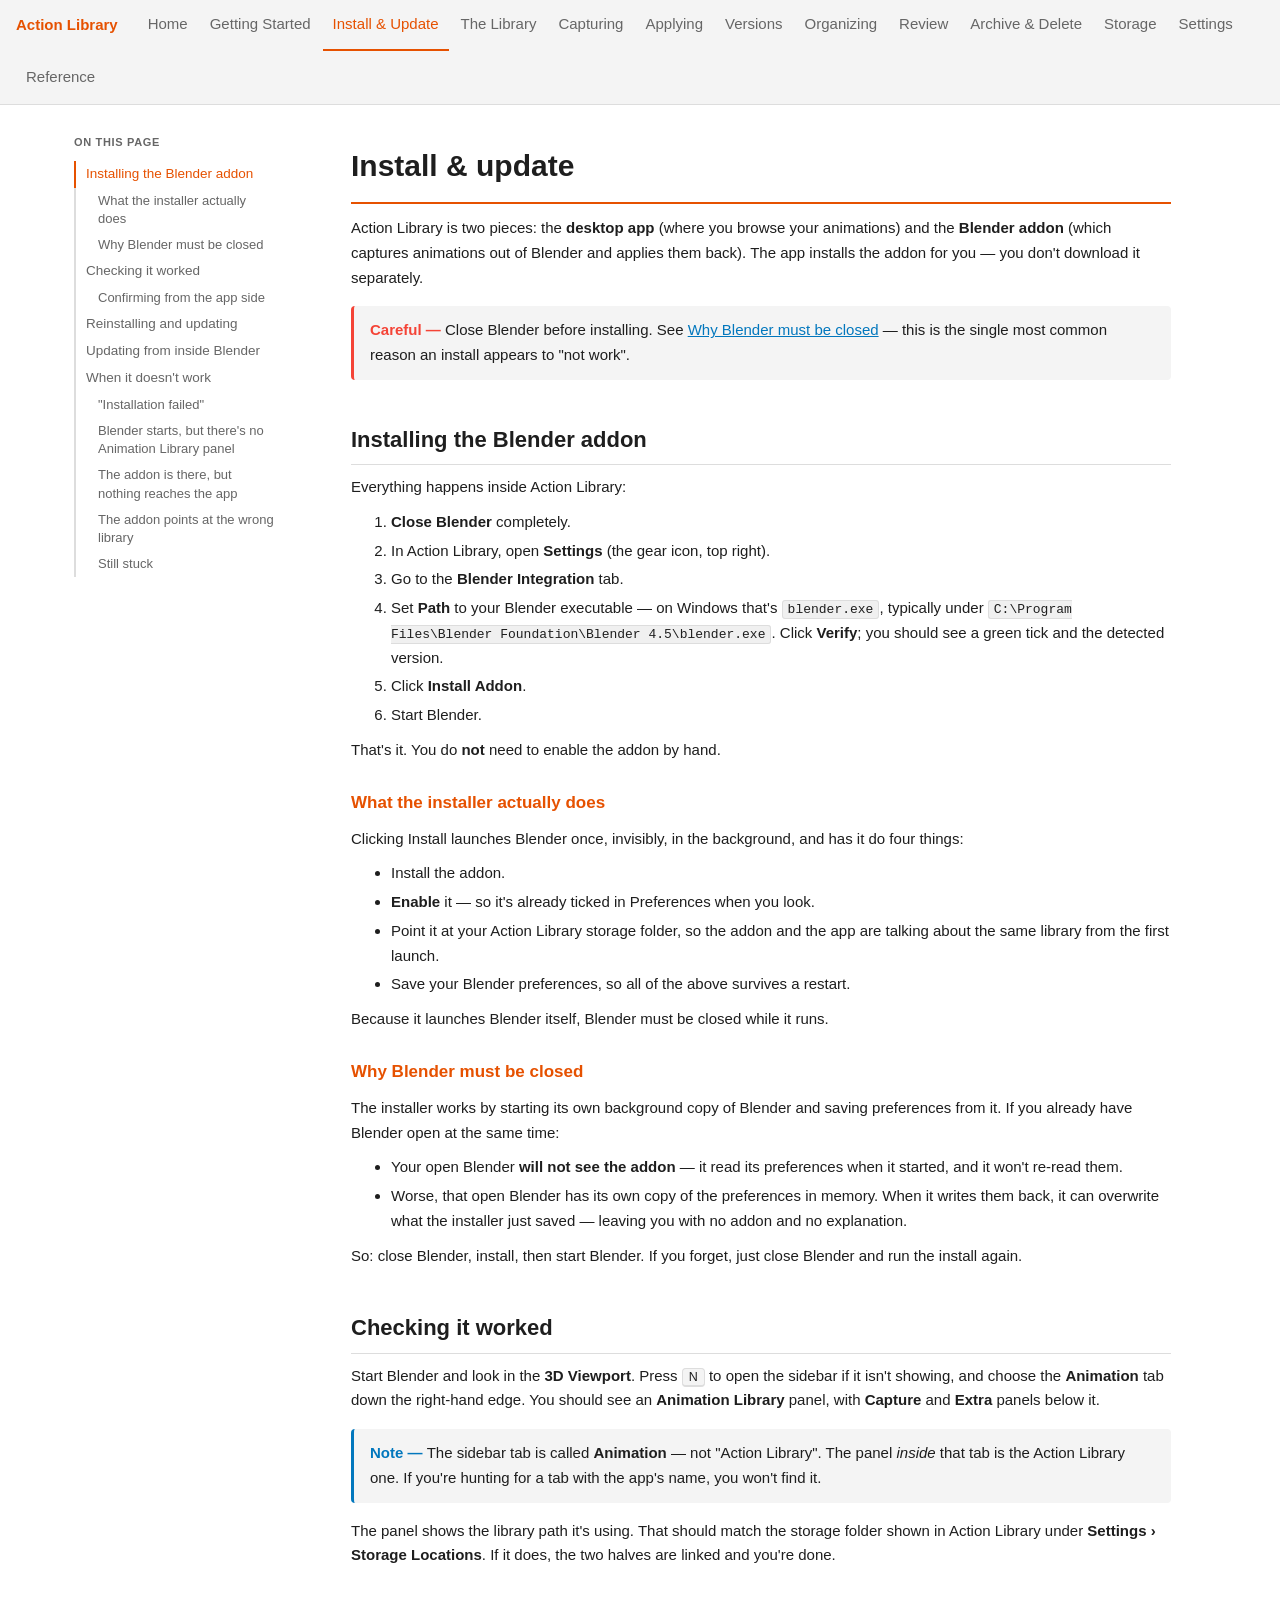
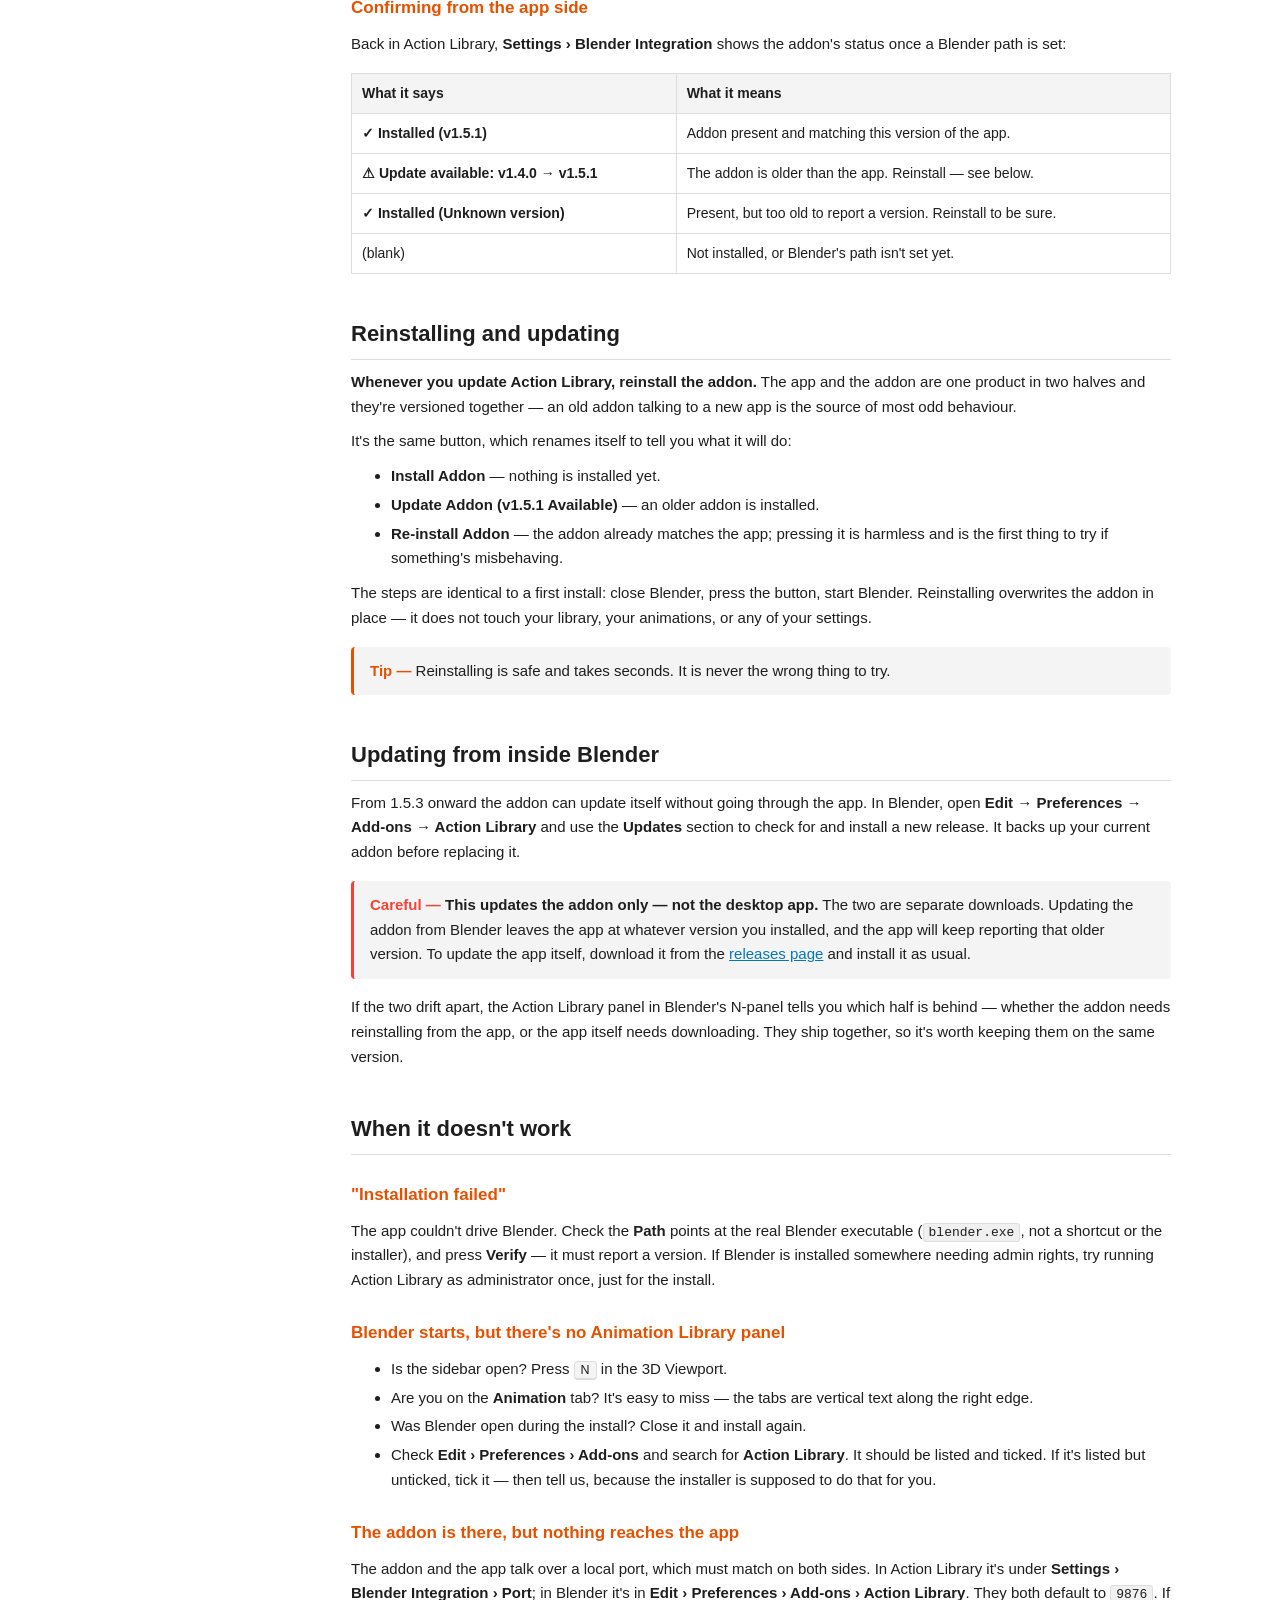
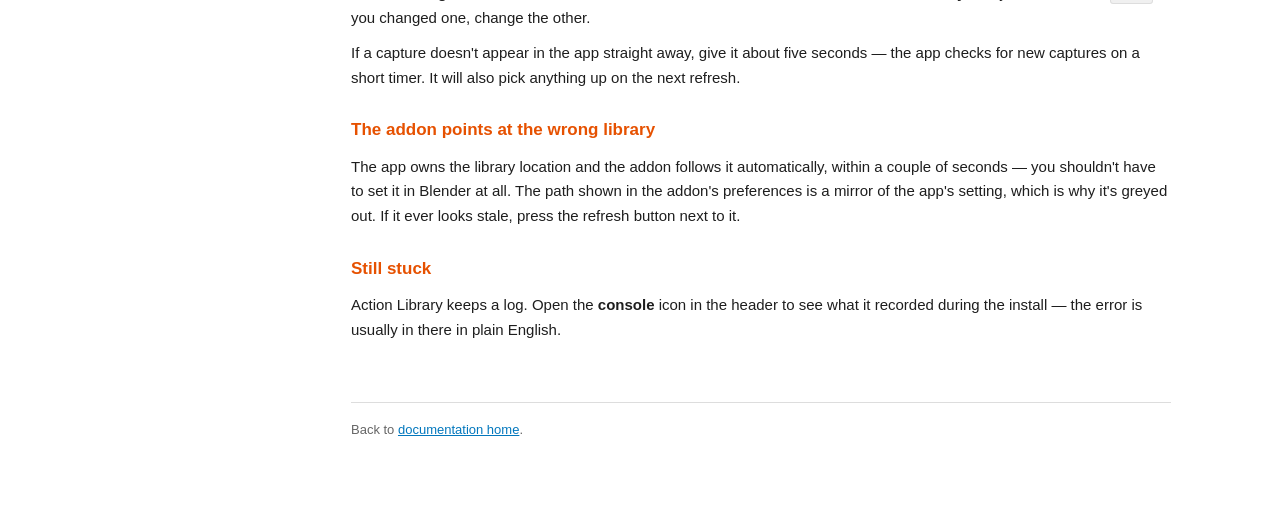
<file: docs/help/installation.html>
<!DOCTYPE html>
<html lang="en">
<head>
  <meta charset="utf-8">
  <title>Install &amp; update — Action Library</title>
  <link rel="stylesheet" href="style.css">
</head>
<body>
  <nav class="top"><span class="brand">Action Library</span><a href="index.html">Home</a></nav>
  <main>
    <h1>Install &amp; update</h1>
    <p>Action Library is two pieces: the <b>desktop app</b> (where you browse your
       animations) and the <b>Blender addon</b> (which captures animations out of
       Blender and applies them back). The app installs the addon for you — you
       don't download it separately.</p>

    <div class="warn">Close Blender before installing. See
      <a href="#close-blender">Why Blender must be closed</a> — this is the single
      most common reason an install appears to "not work".</div>

    <h2 id="installing-the-addon">Installing the Blender addon</h2>

    <p>Everything happens inside Action Library:</p>

    <ol>
      <li><b>Close Blender</b> completely.</li>
      <li>In Action Library, open <b>Settings</b> (the gear icon, top right).</li>
      <li>Go to the <b>Blender Integration</b> tab.</li>
      <li>Set <b>Path</b> to your Blender executable — on Windows that's
          <code>blender.exe</code>, typically under
          <code>C:\Program Files\Blender Foundation\Blender 4.5\blender.exe</code>.
          Click <b>Verify</b>; you should see a green tick and the detected version.</li>
      <li>Click <b>Install Addon</b>.</li>
      <li>Start Blender.</li>
    </ol>

    <p>That's it. You do <b>not</b> need to enable the addon by hand.</p>

    <h3>What the installer actually does</h3>
    <p>Clicking Install launches Blender once, invisibly, in the background, and
       has it do four things:</p>
    <ul>
      <li>Install the addon.</li>
      <li><b>Enable</b> it — so it's already ticked in Preferences when you look.</li>
      <li>Point it at your Action Library storage folder, so the addon and the app
          are talking about the same library from the first launch.</li>
      <li>Save your Blender preferences, so all of the above survives a restart.</li>
    </ul>
    <p>Because it launches Blender itself, Blender must be closed while it runs.</p>

    <h3 id="close-blender">Why Blender must be closed</h3>
    <p>The installer works by starting its own background copy of Blender and
       saving preferences from it. If you already have Blender open at the same
       time:</p>
    <ul>
      <li>Your open Blender <b>will not see the addon</b> — it read its preferences
          when it started, and it won't re-read them.</li>
      <li>Worse, that open Blender has its own copy of the preferences in memory.
          When it writes them back, it can overwrite what the installer just
          saved — leaving you with no addon and no explanation.</li>
    </ul>
    <p>So: close Blender, install, then start Blender. If you forget, just close
       Blender and run the install again.</p>

    <h2 id="verifying">Checking it worked</h2>

    <p>Start Blender and look in the <b>3D Viewport</b>. Press <kbd>N</kbd> to open
       the sidebar if it isn't showing, and choose the <b>Animation</b> tab down
       the right-hand edge. You should see an <b>Animation Library</b> panel,
       with <b>Capture</b> and <b>Extra</b> panels below it.</p>

    <div class="note">The sidebar tab is called <b>Animation</b> — not "Action
      Library". The panel <i>inside</i> that tab is the Action Library one. If
      you're hunting for a tab with the app's name, you won't find it.</div>

    <p>The panel shows the library path it's using. That should match the storage
       folder shown in Action Library under <b>Settings &rsaquo; Storage
       Locations</b>. If it does, the two halves are linked and you're done.</p>

    <h3>Confirming from the app side</h3>
    <p>Back in Action Library, <b>Settings &rsaquo; Blender Integration</b> shows
       the addon's status once a Blender path is set:</p>
    <table>
      <tr><th>What it says</th><th>What it means</th></tr>
      <tr><td><b>✓ Installed (v1.5.1)</b></td><td>Addon present and matching this version of the app.</td></tr>
      <tr><td><b>⚠ Update available: v1.4.0 → v1.5.1</b></td><td>The addon is older than the app. Reinstall — see below.</td></tr>
      <tr><td><b>✓ Installed (Unknown version)</b></td><td>Present, but too old to report a version. Reinstall to be sure.</td></tr>
      <tr><td>(blank)</td><td>Not installed, or Blender's path isn't set yet.</td></tr>
    </table>

    <h2 id="reinstalling">Reinstalling and updating</h2>

    <p><b>Whenever you update Action Library, reinstall the addon.</b> The app and
       the addon are one product in two halves and they're versioned together —
       an old addon talking to a new app is the source of most odd behaviour.</p>

    <p>It's the same button, which renames itself to tell you what it will do:</p>
    <ul>
      <li><b>Install Addon</b> — nothing is installed yet.</li>
      <li><b>Update Addon (v1.5.1 Available)</b> — an older addon is installed.</li>
      <li><b>Re-install Addon</b> — the addon already matches the app; pressing it
          is harmless and is the first thing to try if something's misbehaving.</li>
    </ul>

    <p>The steps are identical to a first install: close Blender, press the button,
       start Blender. Reinstalling overwrites the addon in place — it does not
       touch your library, your animations, or any of your settings.</p>

    <div class="tip">Reinstalling is safe and takes seconds. It is never the wrong
      thing to try.</div>

    <h2 id="updating-from-blender">Updating from inside Blender</h2>

    <p>From 1.5.3 onward the addon can update itself without going through the
       app. In Blender, open <b>Edit → Preferences → Add-ons → Action Library</b>
       and use the <b>Updates</b> section to check for and install a new release.
       It backs up your current addon before replacing it.</p>

    <div class="warn"><b>This updates the addon only — not the desktop app.</b>
      The two are separate downloads. Updating the addon from Blender leaves the
      app at whatever version you installed, and the app will keep reporting that
      older version. To update the app itself, download it from the
      <a href="https://github.com/CGstuff/Action-Library/releases">releases
      page</a> and install it as usual.</div>

    <p>If the two drift apart, the Action Library panel in Blender's N‑panel
       tells you which half is behind — whether the addon needs reinstalling from
       the app, or the app itself needs downloading. They ship together, so it's
       worth keeping them on the same version.</p>

    <h2 id="troubleshooting">When it doesn't work</h2>

    <h3>"Installation failed"</h3>
    <p>The app couldn't drive Blender. Check the <b>Path</b> points at the real
       Blender executable (<code>blender.exe</code>, not a shortcut or the
       installer), and press <b>Verify</b> — it must report a version. If Blender
       is installed somewhere needing admin rights, try running Action Library as
       administrator once, just for the install.</p>

    <h3>Blender starts, but there's no Animation Library panel</h3>
    <ul>
      <li>Is the sidebar open? Press <kbd>N</kbd> in the 3D Viewport.</li>
      <li>Are you on the <b>Animation</b> tab? It's easy to miss — the tabs are
          vertical text along the right edge.</li>
      <li>Was Blender open during the install? Close it and install again.</li>
      <li>Check <b>Edit &rsaquo; Preferences &rsaquo; Add-ons</b> and search for
          <b>Action Library</b>. It should be listed and ticked. If it's listed but
          unticked, tick it — then tell us, because the installer is supposed to
          do that for you.</li>
    </ul>

    <h3>The addon is there, but nothing reaches the app</h3>
    <p>The addon and the app talk over a local port, which must match on both
       sides. In Action Library it's under <b>Settings &rsaquo; Blender
       Integration &rsaquo; Port</b>; in Blender it's in
       <b>Edit &rsaquo; Preferences &rsaquo; Add-ons &rsaquo; Action Library</b>.
       They both default to <code>9876</code>. If you changed one, change the
       other.</p>
    <p>If a capture doesn't appear in the app straight away, give it about five
       seconds — the app checks for new captures on a short timer. It will also
       pick anything up on the next refresh.</p>

    <h3>The addon points at the wrong library</h3>
    <p>The app owns the library location and the addon follows it automatically,
       within a couple of seconds — you shouldn't have to set it in Blender at
       all. The path shown in the addon's preferences is a mirror of the app's
       setting, which is why it's greyed out. If it ever looks stale, press the
       refresh button next to it.</p>

    <h3>Still stuck</h3>
    <p>Action Library keeps a log. Open the <b>console</b> icon in the header to
       see what it recorded during the install — the error is usually in there in
       plain English.</p>

    <footer>Back to <a href="index.html">documentation home</a>.</footer>
  </main>
  <script src="nav.js"></script>
</body>
</html>
</file>
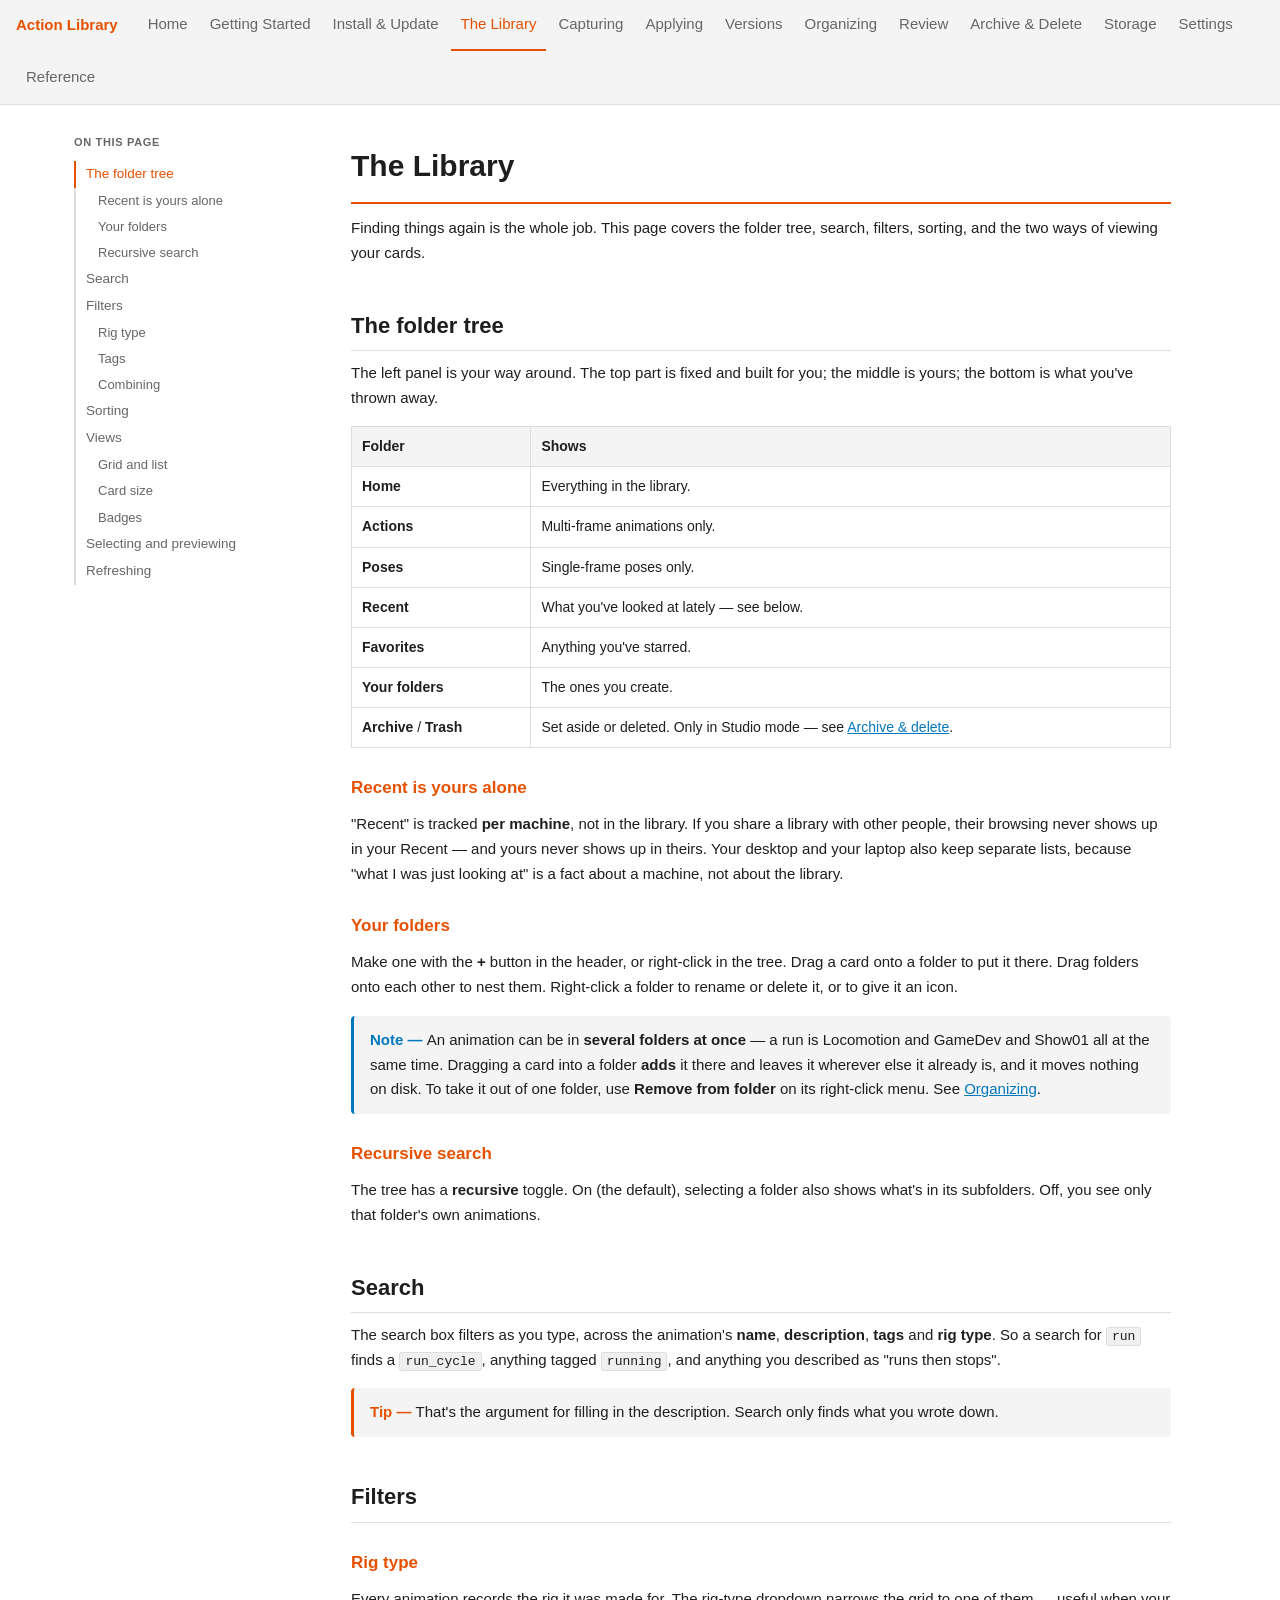
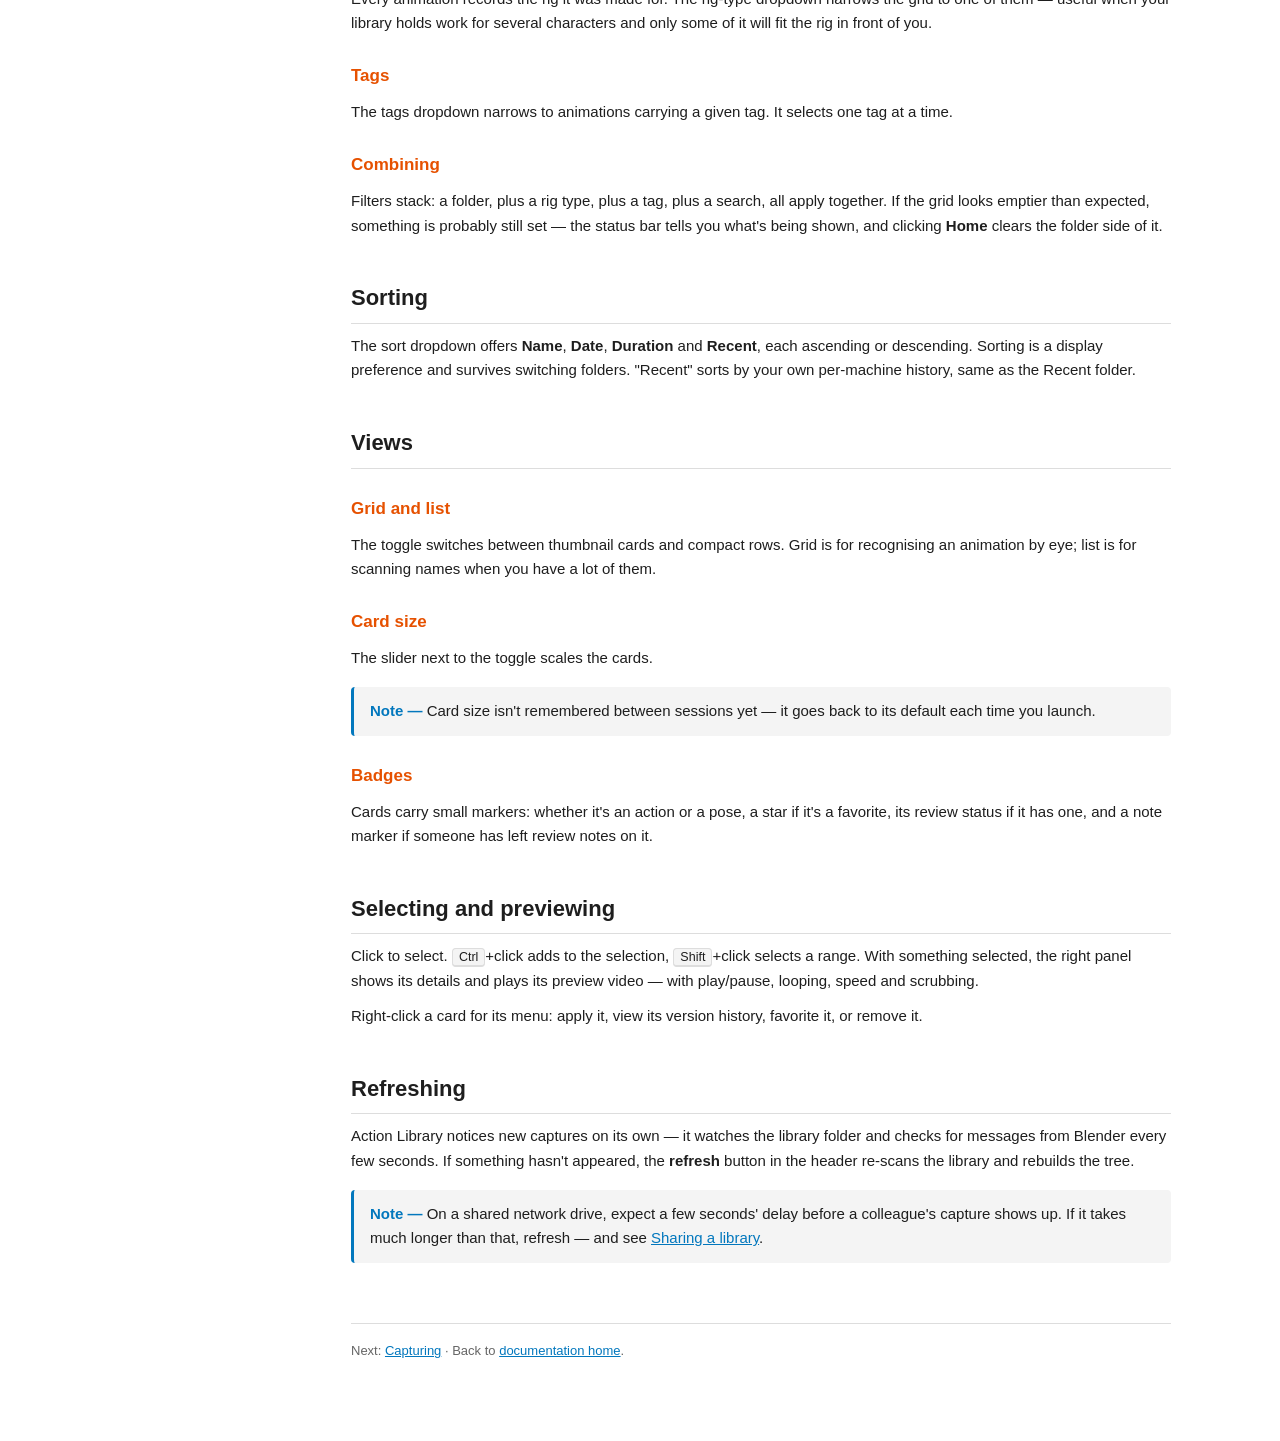
<file: docs/help/library.html>
<!DOCTYPE html>
<html lang="en">
<head>
  <meta charset="utf-8">
  <title>The Library — Action Library</title>
  <link rel="stylesheet" href="style.css">
</head>
<body>
  <nav class="top"><span class="brand">Action Library</span><a href="index.html">Home</a></nav>
  <main>
    <h1>The Library</h1>
    <p>Finding things again is the whole job. This page covers the folder tree,
       search, filters, sorting, and the two ways of viewing your cards.</p>

    <h2 id="folder-tree">The folder tree</h2>

    <p>The left panel is your way around. The top part is fixed and built for you;
       the middle is yours; the bottom is what you've thrown away.</p>

    <table>
      <tr><th>Folder</th><th>Shows</th></tr>
      <tr><td><b>Home</b></td><td>Everything in the library.</td></tr>
      <tr><td><b>Actions</b></td><td>Multi-frame animations only.</td></tr>
      <tr><td><b>Poses</b></td><td>Single-frame poses only.</td></tr>
      <tr><td><b>Recent</b></td><td>What you've looked at lately — see below.</td></tr>
      <tr><td><b>Favorites</b></td><td>Anything you've starred.</td></tr>
      <tr><td><b>Your folders</b></td><td>The ones you create.</td></tr>
      <tr><td><b>Archive</b> / <b>Trash</b></td><td>Set aside or deleted. Only in Studio mode — see <a href="removing.html">Archive &amp; delete</a>.</td></tr>
    </table>

    <h3>Recent is yours alone</h3>
    <p>"Recent" is tracked <b>per machine</b>, not in the library. If you share a
       library with other people, their browsing never shows up in your Recent —
       and yours never shows up in theirs. Your desktop and your laptop also keep
       separate lists, because "what I was just looking at" is a fact about a
       machine, not about the library.</p>

    <h3>Your folders</h3>
    <p>Make one with the <b>+</b> button in the header, or right-click in the tree.
       Drag a card onto a folder to put it there. Drag folders onto each other to
       nest them. Right-click a folder to rename or delete it, or to give it an
       icon.</p>

    <div class="note">An animation can be in <b>several folders at once</b> — a run
      is Locomotion and GameDev and Show01 all at the same time. Dragging a card
      into a folder <b>adds</b> it there and leaves it wherever else it already is,
      and it moves nothing on disk. To take it out of one folder, use <b>Remove
      from folder</b> on its right-click menu. See
      <a href="organizing.html#many-folders">Organizing</a>.</div>

    <h3>Recursive search</h3>
    <p>The tree has a <b>recursive</b> toggle. On (the default), selecting a folder
       also shows what's in its subfolders. Off, you see only that folder's own
       animations.</p>

    <h2 id="search">Search</h2>
    <p>The search box filters as you type, across the animation's <b>name</b>,
       <b>description</b>, <b>tags</b> and <b>rig type</b>. So a search for
       <code>run</code> finds a <code>run_cycle</code>, anything tagged
       <code>running</code>, and anything you described as "runs then stops".</p>
    <div class="tip">That's the argument for filling in the description. Search only
      finds what you wrote down.</div>

    <h2 id="filters">Filters</h2>

    <h3>Rig type</h3>
    <p>Every animation records the rig it was made for. The rig-type dropdown
       narrows the grid to one of them — useful when your library holds work for
       several characters and only some of it will fit the rig in front of you.</p>

    <h3>Tags</h3>
    <p>The tags dropdown narrows to animations carrying a given tag. It selects one
       tag at a time.</p>

    <h3>Combining</h3>
    <p>Filters stack: a folder, plus a rig type, plus a tag, plus a search, all
       apply together. If the grid looks emptier than expected, something is
       probably still set — the status bar tells you what's being shown, and
       clicking <b>Home</b> clears the folder side of it.</p>

    <h2 id="sorting">Sorting</h2>
    <p>The sort dropdown offers <b>Name</b>, <b>Date</b>, <b>Duration</b> and
       <b>Recent</b>, each ascending or descending. Sorting is a display preference
       and survives switching folders. "Recent" sorts by your own per-machine
       history, same as the Recent folder.</p>

    <h2 id="views">Views</h2>

    <h3>Grid and list</h3>
    <p>The toggle switches between thumbnail cards and compact rows. Grid is for
       recognising an animation by eye; list is for scanning names when you have a
       lot of them.</p>

    <h3>Card size</h3>
    <p>The slider next to the toggle scales the cards.</p>
    <div class="note">Card size isn't remembered between sessions yet — it goes back
      to its default each time you launch.</div>

    <h3>Badges</h3>
    <p>Cards carry small markers: whether it's an action or a pose, a star if it's
       a favorite, its review status if it has one, and a note marker if someone
       has left review notes on it.</p>

    <h2 id="selecting">Selecting and previewing</h2>
    <p>Click to select. <kbd>Ctrl</kbd>+click adds to the selection,
       <kbd>Shift</kbd>+click selects a range. With something selected, the right
       panel shows its details and plays its preview video — with play/pause,
       looping, speed and scrubbing.</p>
    <p>Right-click a card for its menu: apply it, view its version history,
       favorite it, or remove it.</p>

    <h2 id="refresh">Refreshing</h2>
    <p>Action Library notices new captures on its own — it watches the library
       folder and checks for messages from Blender every few seconds. If something
       hasn't appeared, the <b>refresh</b> button in the header re-scans the
       library and rebuilds the tree.</p>
    <div class="note">On a shared network drive, expect a few seconds' delay before
      a colleague's capture shows up. If it takes much longer than that, refresh —
      and see <a href="storage.html#shared">Sharing a library</a>.</div>

    <footer>Next: <a href="capturing.html">Capturing</a> ·
      Back to <a href="index.html">documentation home</a>.</footer>
  </main>
  <script src="nav.js"></script>
</body>
</html>
</file>
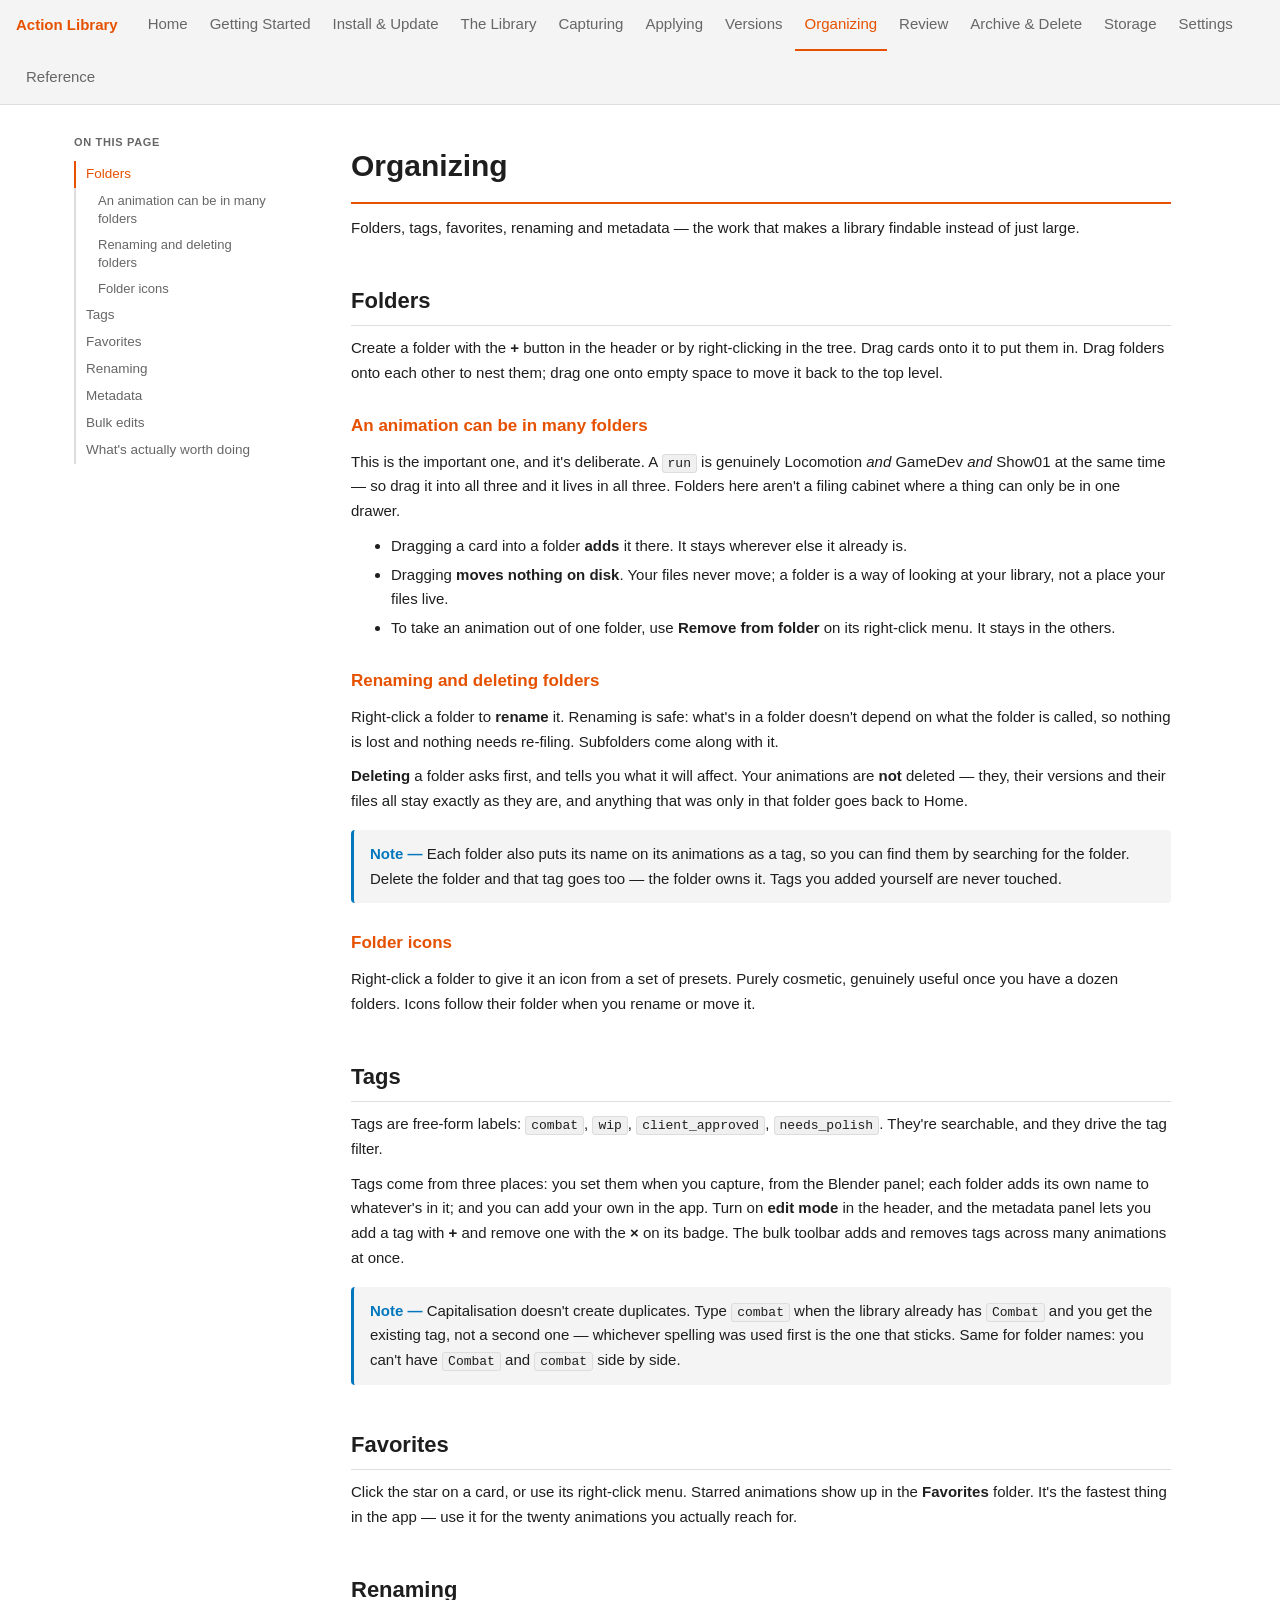
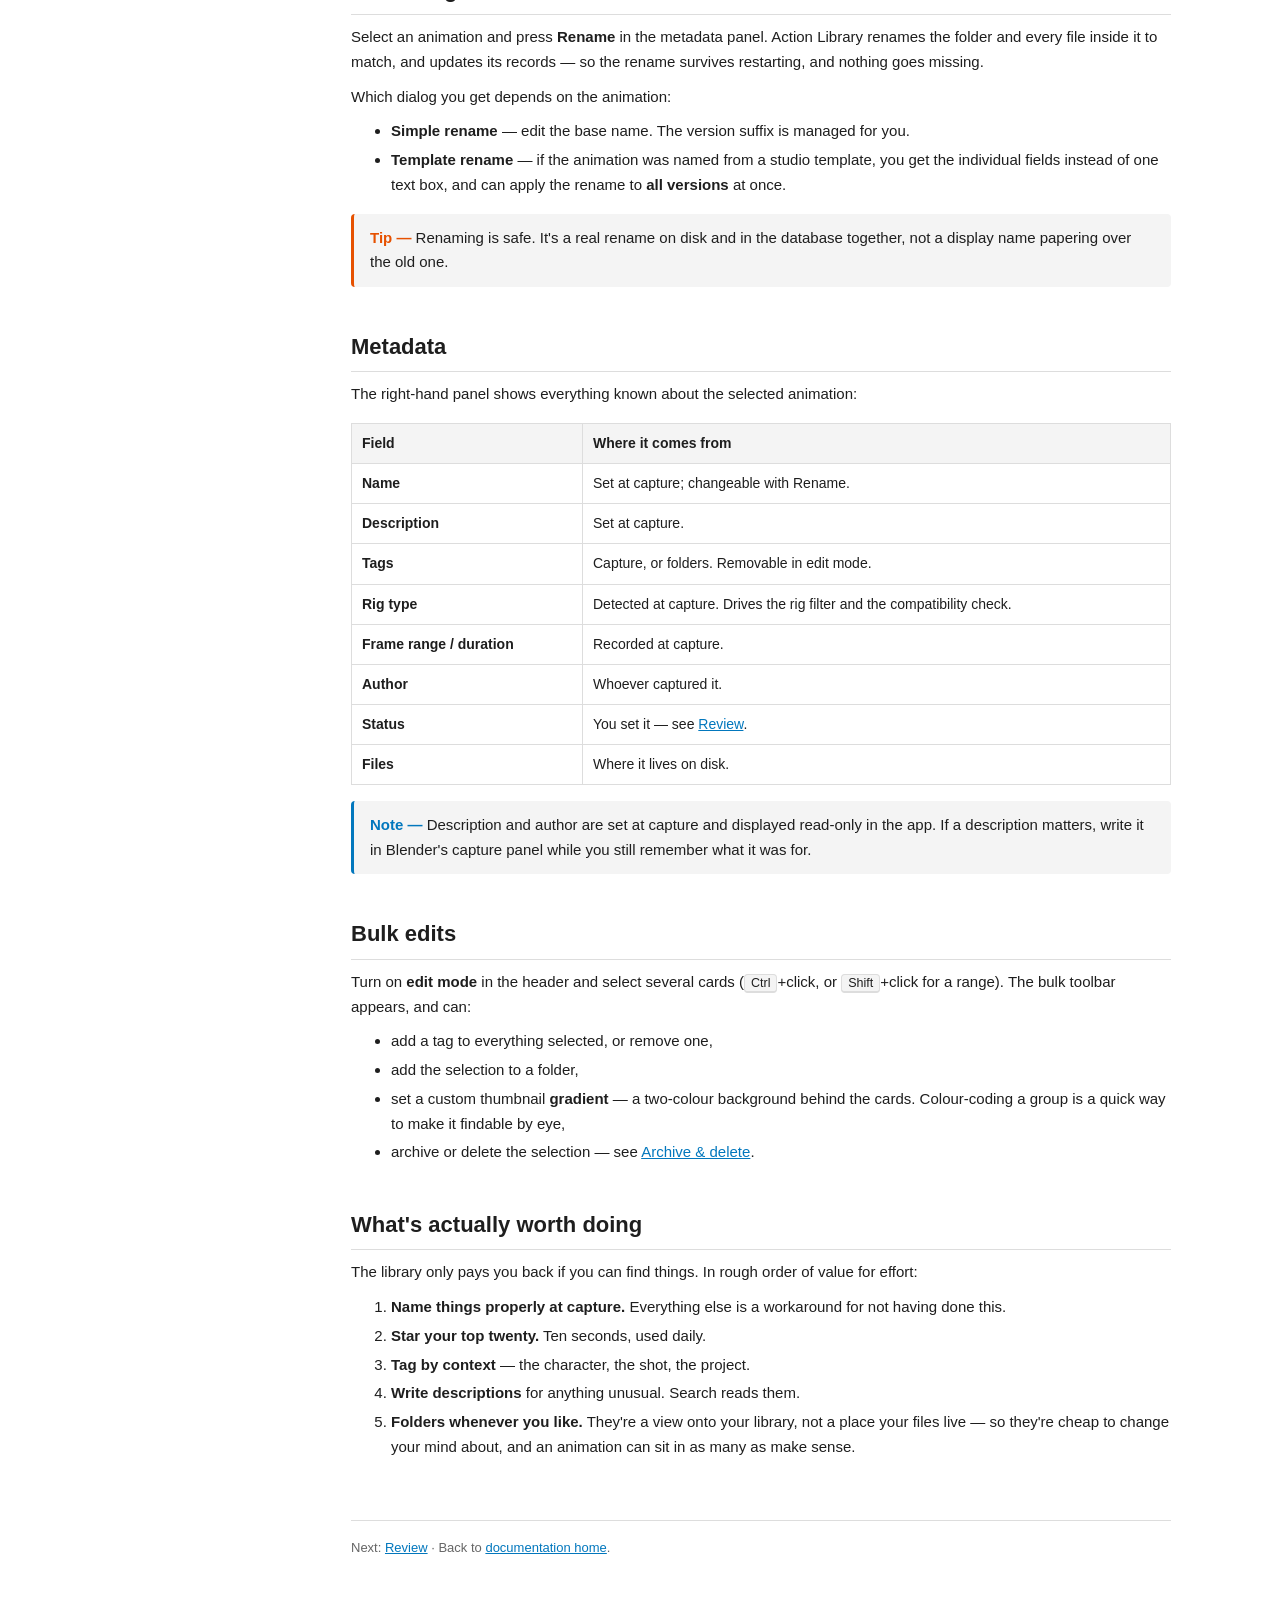
<file: docs/help/organizing.html>
<!DOCTYPE html>
<html lang="en">
<head>
  <meta charset="utf-8">
  <title>Organizing — Action Library</title>
  <link rel="stylesheet" href="style.css">
</head>
<body>
  <nav class="top"><span class="brand">Action Library</span><a href="index.html">Home</a></nav>
  <main>
    <h1>Organizing</h1>
    <p>Folders, tags, favorites, renaming and metadata — the work that makes a
       library findable instead of just large.</p>

    <h2 id="folders">Folders</h2>
    <p>Create a folder with the <b>+</b> button in the header or by right-clicking
       in the tree. Drag cards onto it to put them in. Drag folders onto each other
       to nest them; drag one onto empty space to move it back to the top level.</p>

    <h3 id="many-folders">An animation can be in many folders</h3>
    <p>This is the important one, and it's deliberate. A <code>run</code> is
       genuinely Locomotion <i>and</i> GameDev <i>and</i> Show01 at the same time —
       so drag it into all three and it lives in all three. Folders here aren't a
       filing cabinet where a thing can only be in one drawer.</p>
    <ul>
      <li>Dragging a card into a folder <b>adds</b> it there. It stays wherever
          else it already is.</li>
      <li>Dragging <b>moves nothing on disk</b>. Your files never move; a folder is
          a way of looking at your library, not a place your files live.</li>
      <li>To take an animation out of one folder, use <b>Remove from folder</b> on
          its right-click menu. It stays in the others.</li>
    </ul>

    <h3 id="folder-rename">Renaming and deleting folders</h3>
    <p>Right-click a folder to <b>rename</b> it. Renaming is safe: what's in a
       folder doesn't depend on what the folder is called, so nothing is lost and
       nothing needs re-filing. Subfolders come along with it.</p>
    <p><b>Deleting</b> a folder asks first, and tells you what it will affect.
       Your animations are <b>not</b> deleted — they, their versions and their
       files all stay exactly as they are, and anything that was only in that
       folder goes back to Home.</p>
    <div class="note">Each folder also puts its name on its animations as a tag, so
      you can find them by searching for the folder. Delete the folder and that tag
      goes too — the folder owns it. Tags you added yourself are never touched.</div>

    <h3>Folder icons</h3>
    <p>Right-click a folder to give it an icon from a set of presets. Purely
       cosmetic, genuinely useful once you have a dozen folders. Icons follow their
       folder when you rename or move it.</p>

    <h2 id="tags">Tags</h2>
    <p>Tags are free-form labels: <code>combat</code>, <code>wip</code>,
       <code>client_approved</code>, <code>needs_polish</code>. They're searchable,
       and they drive the tag filter.</p>
    <p>Tags come from three places: you set them when you capture, from the Blender
       panel; each folder adds its own name to whatever's in it; and you can add
       your own in the app. Turn on <b>edit mode</b> in the header, and the metadata
       panel lets you add a tag with <b>+</b> and remove one with the <b>×</b> on
       its badge. The bulk toolbar adds and removes tags across many animations at
       once.</p>
    <div class="note">Capitalisation doesn't create duplicates. Type
      <code>combat</code> when the library already has <code>Combat</code> and you
      get the existing tag, not a second one — whichever spelling was used first
      is the one that sticks. Same for folder names: you can't have
      <code>Combat</code> and <code>combat</code> side by side.</div>

    <h2 id="favorites">Favorites</h2>
    <p>Click the star on a card, or use its right-click menu. Starred animations
       show up in the <b>Favorites</b> folder. It's the fastest thing in the app —
       use it for the twenty animations you actually reach for.</p>

    <h2 id="renaming">Renaming</h2>
    <p>Select an animation and press <b>Rename</b> in the metadata panel. Action
       Library renames the folder and every file inside it to match, and updates its
       records — so the rename survives restarting, and nothing goes missing.</p>
    <p>Which dialog you get depends on the animation:</p>
    <ul>
      <li><b>Simple rename</b> — edit the base name. The version suffix is managed
          for you.</li>
      <li><b>Template rename</b> — if the animation was named from a studio
          template, you get the individual fields instead of one text box, and can
          apply the rename to <b>all versions</b> at once.</li>
    </ul>
    <div class="tip">Renaming is safe. It's a real rename on disk and in the
      database together, not a display name papering over the old one.</div>

    <h2 id="metadata">Metadata</h2>
    <p>The right-hand panel shows everything known about the selected animation:</p>
    <table>
      <tr><th>Field</th><th>Where it comes from</th></tr>
      <tr><td><b>Name</b></td><td>Set at capture; changeable with Rename.</td></tr>
      <tr><td><b>Description</b></td><td>Set at capture.</td></tr>
      <tr><td><b>Tags</b></td><td>Capture, or folders. Removable in edit mode.</td></tr>
      <tr><td><b>Rig type</b></td><td>Detected at capture. Drives the rig filter and the compatibility check.</td></tr>
      <tr><td><b>Frame range / duration</b></td><td>Recorded at capture.</td></tr>
      <tr><td><b>Author</b></td><td>Whoever captured it.</td></tr>
      <tr><td><b>Status</b></td><td>You set it — see <a href="review.html">Review</a>.</td></tr>
      <tr><td><b>Files</b></td><td>Where it lives on disk.</td></tr>
    </table>
    <div class="note">Description and author are set at capture and displayed
      read-only in the app. If a description matters, write it in Blender's capture
      panel while you still remember what it was for.</div>

    <h2 id="bulk">Bulk edits</h2>
    <p>Turn on <b>edit mode</b> in the header and select several cards
       (<kbd>Ctrl</kbd>+click, or <kbd>Shift</kbd>+click for a range). The bulk
       toolbar appears, and can:</p>
    <ul>
      <li>add a tag to everything selected, or remove one,</li>
      <li>add the selection to a folder,</li>
      <li>set a custom thumbnail <b>gradient</b> — a two-colour background behind
          the cards. Colour-coding a group is a quick way to make it findable by
          eye,</li>
      <li>archive or delete the selection — see
          <a href="removing.html">Archive &amp; delete</a>.</li>
    </ul>

    <h2 id="advice">What's actually worth doing</h2>
    <p>The library only pays you back if you can find things. In rough order of
       value for effort:</p>
    <ol>
      <li><b>Name things properly at capture.</b> Everything else is a workaround
          for not having done this.</li>
      <li><b>Star your top twenty.</b> Ten seconds, used daily.</li>
      <li><b>Tag by context</b> — the character, the shot, the project.</li>
      <li><b>Write descriptions</b> for anything unusual. Search reads them.</li>
      <li><b>Folders whenever you like.</b> They're a view onto your library, not a
          place your files live — so they're cheap to change your mind about, and
          an animation can sit in as many as make sense.</li>
    </ol>

    <footer>Next: <a href="review.html">Review</a> ·
      Back to <a href="index.html">documentation home</a>.</footer>
  </main>
  <script src="nav.js"></script>
</body>
</html>
</file>
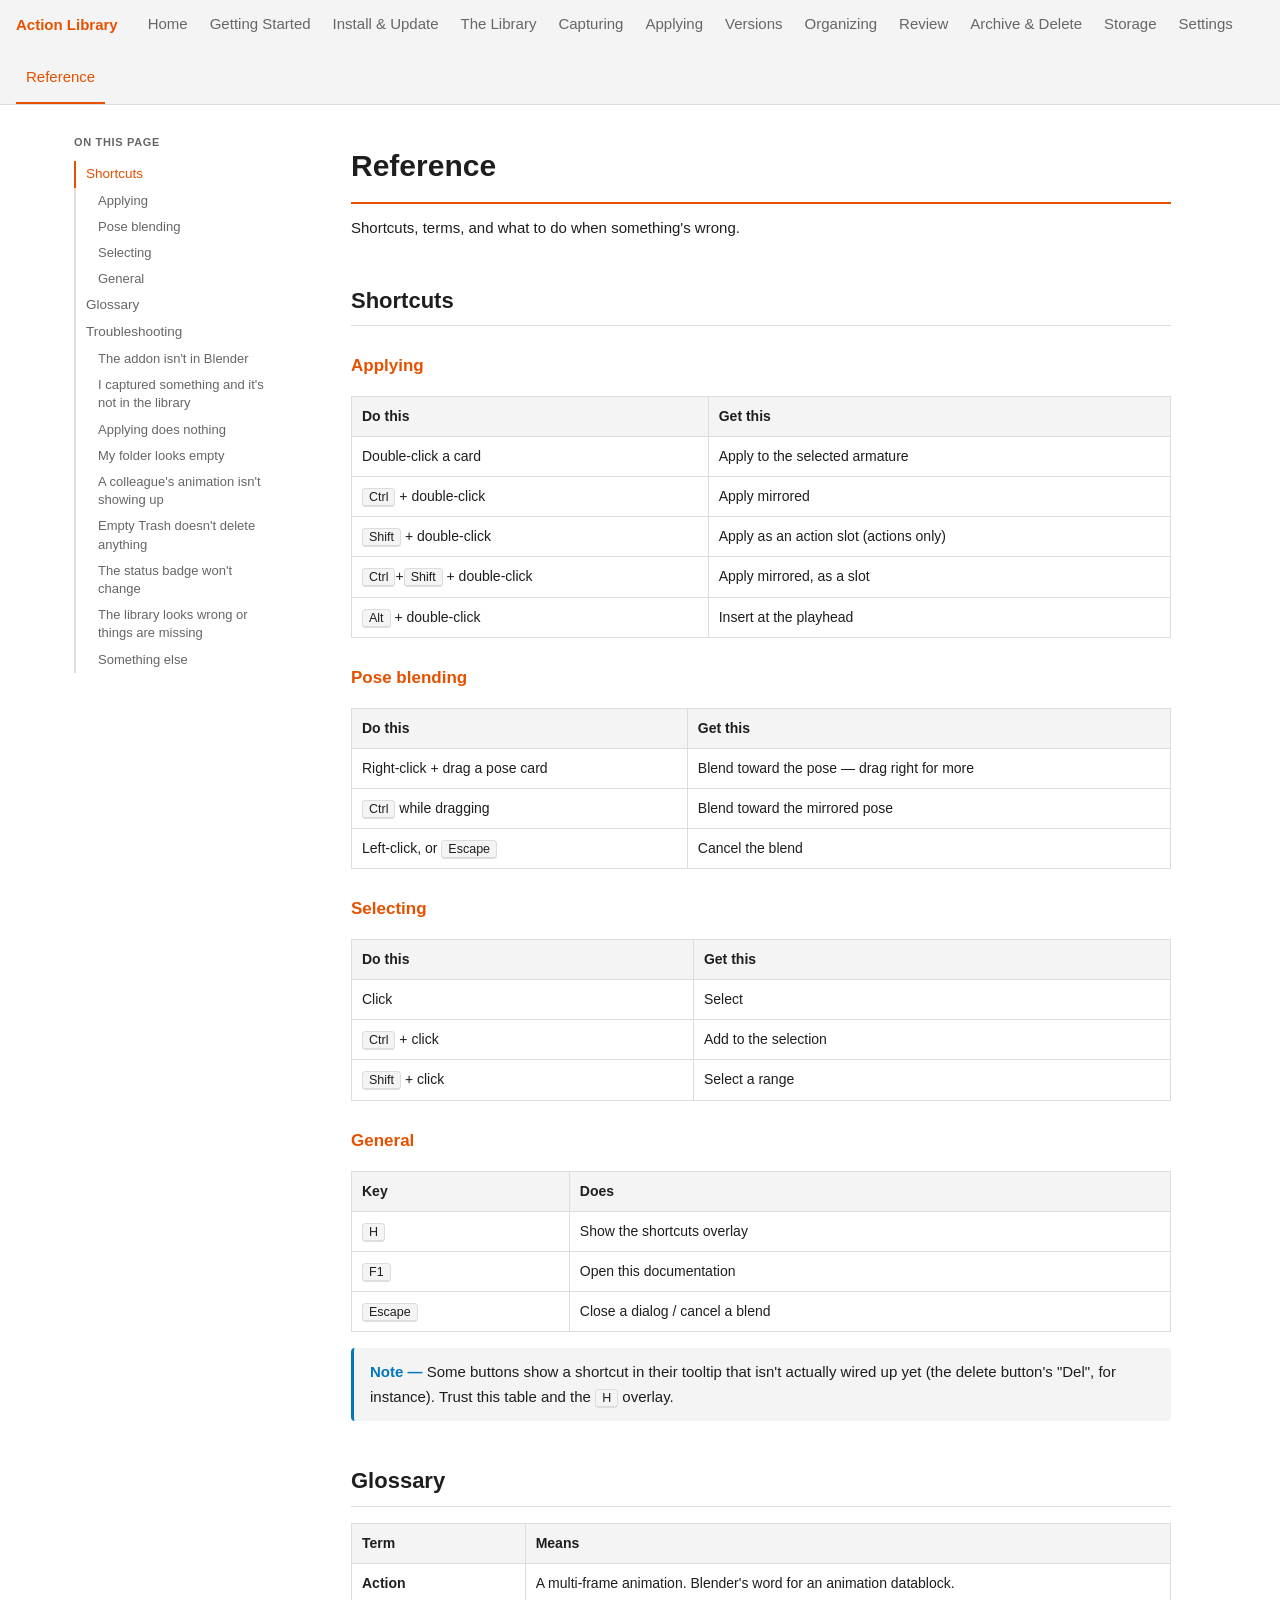
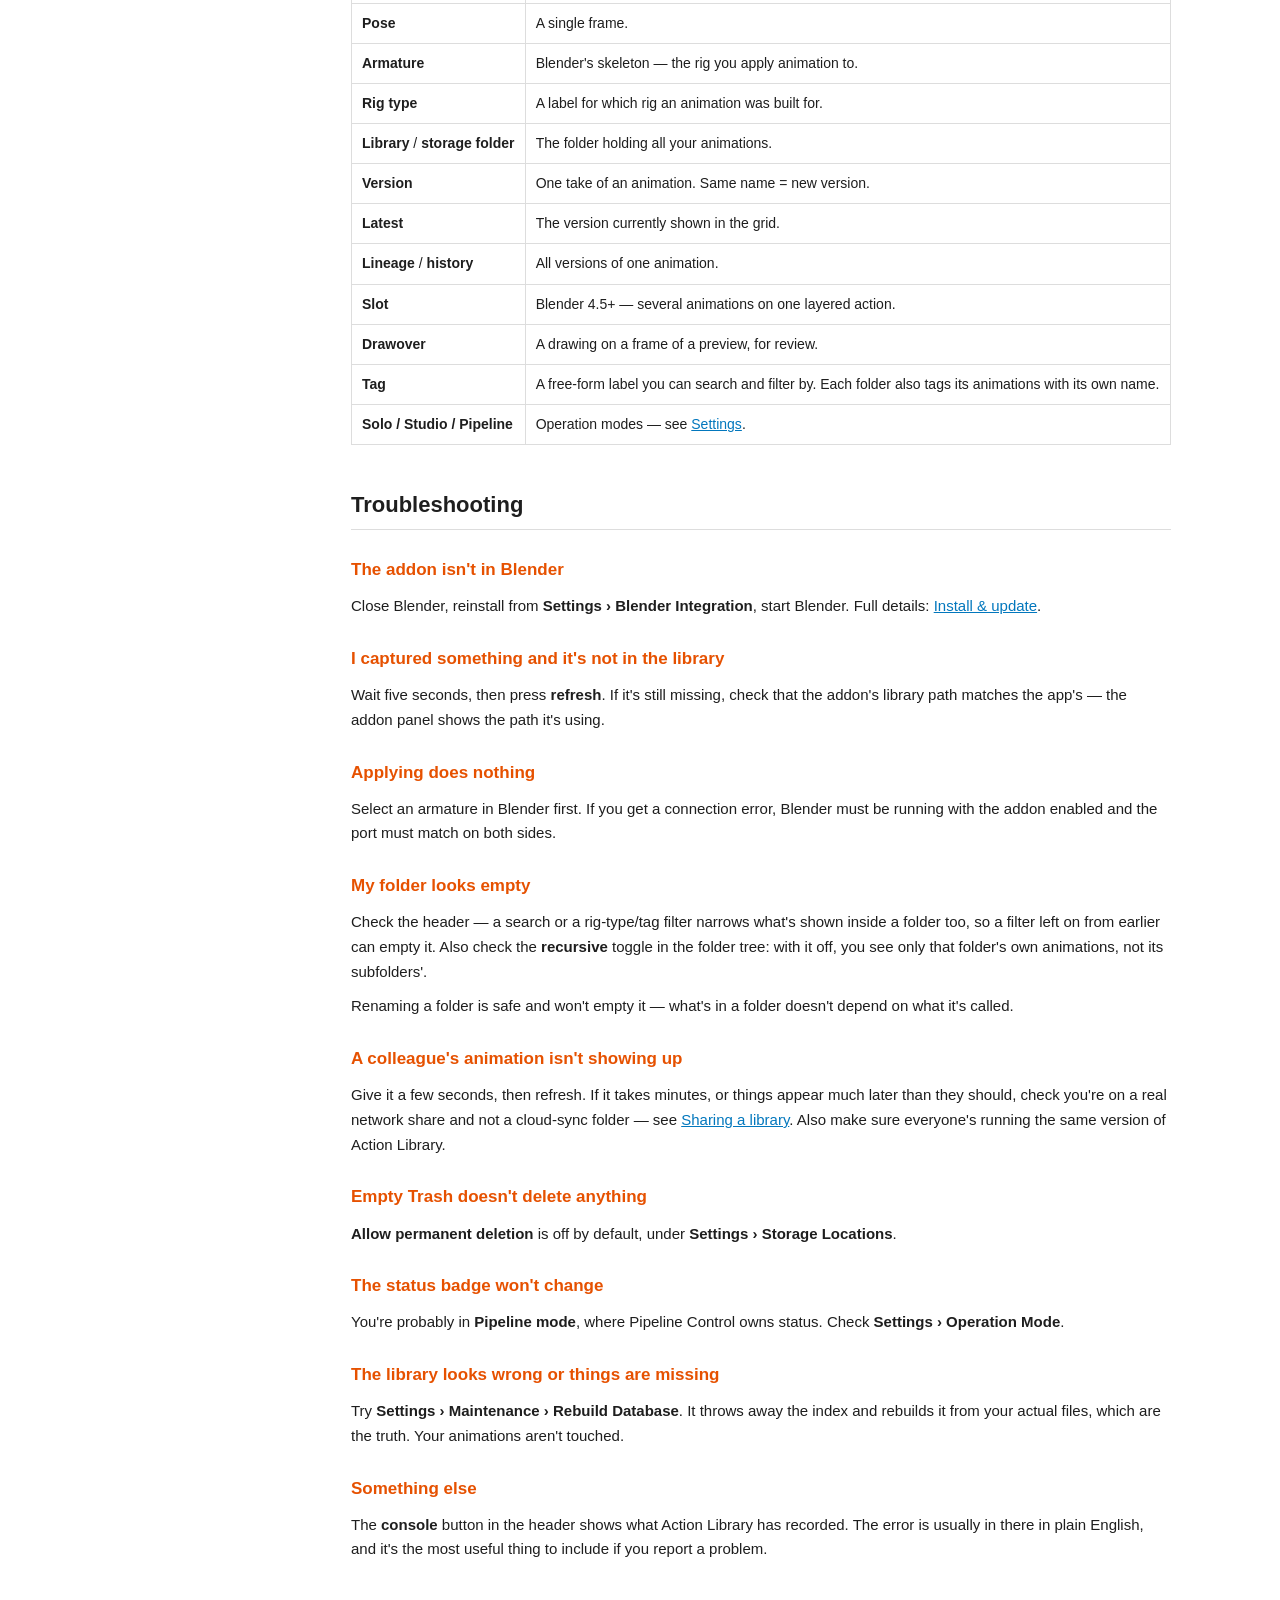
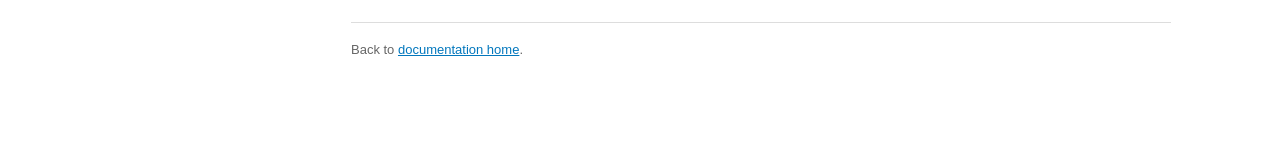
<file: docs/help/reference.html>
<!DOCTYPE html>
<html lang="en">
<head>
  <meta charset="utf-8">
  <title>Reference — Action Library</title>
  <link rel="stylesheet" href="style.css">
</head>
<body>
  <nav class="top"><span class="brand">Action Library</span><a href="index.html">Home</a></nav>
  <main>
    <h1>Reference</h1>
    <p>Shortcuts, terms, and what to do when something's wrong.</p>

    <h2 id="shortcuts">Shortcuts</h2>

    <h3>Applying</h3>
    <table>
      <tr><th>Do this</th><th>Get this</th></tr>
      <tr><td>Double-click a card</td><td>Apply to the selected armature</td></tr>
      <tr><td><kbd>Ctrl</kbd> + double-click</td><td>Apply mirrored</td></tr>
      <tr><td><kbd>Shift</kbd> + double-click</td><td>Apply as an action slot (actions only)</td></tr>
      <tr><td><kbd>Ctrl</kbd>+<kbd>Shift</kbd> + double-click</td><td>Apply mirrored, as a slot</td></tr>
      <tr><td><kbd>Alt</kbd> + double-click</td><td>Insert at the playhead</td></tr>
    </table>

    <h3>Pose blending</h3>
    <table>
      <tr><th>Do this</th><th>Get this</th></tr>
      <tr><td>Right-click + drag a pose card</td><td>Blend toward the pose — drag right for more</td></tr>
      <tr><td><kbd>Ctrl</kbd> while dragging</td><td>Blend toward the mirrored pose</td></tr>
      <tr><td>Left-click, or <kbd>Escape</kbd></td><td>Cancel the blend</td></tr>
    </table>

    <h3>Selecting</h3>
    <table>
      <tr><th>Do this</th><th>Get this</th></tr>
      <tr><td>Click</td><td>Select</td></tr>
      <tr><td><kbd>Ctrl</kbd> + click</td><td>Add to the selection</td></tr>
      <tr><td><kbd>Shift</kbd> + click</td><td>Select a range</td></tr>
    </table>

    <h3>General</h3>
    <table>
      <tr><th>Key</th><th>Does</th></tr>
      <tr><td><kbd>H</kbd></td><td>Show the shortcuts overlay</td></tr>
      <tr><td><kbd>F1</kbd></td><td>Open this documentation</td></tr>
      <tr><td><kbd>Escape</kbd></td><td>Close a dialog / cancel a blend</td></tr>
    </table>
    <div class="note">Some buttons show a shortcut in their tooltip that isn't
      actually wired up yet (the delete button's "Del", for instance). Trust this
      table and the <kbd>H</kbd> overlay.</div>

    <h2 id="glossary">Glossary</h2>
    <table>
      <tr><th>Term</th><th>Means</th></tr>
      <tr><td><b>Action</b></td><td>A multi-frame animation. Blender's word for an animation datablock.</td></tr>
      <tr><td><b>Pose</b></td><td>A single frame.</td></tr>
      <tr><td><b>Armature</b></td><td>Blender's skeleton — the rig you apply animation to.</td></tr>
      <tr><td><b>Rig type</b></td><td>A label for which rig an animation was built for.</td></tr>
      <tr><td><b>Library</b> / <b>storage folder</b></td><td>The folder holding all your animations.</td></tr>
      <tr><td><b>Version</b></td><td>One take of an animation. Same name = new version.</td></tr>
      <tr><td><b>Latest</b></td><td>The version currently shown in the grid.</td></tr>
      <tr><td><b>Lineage</b> / <b>history</b></td><td>All versions of one animation.</td></tr>
      <tr><td><b>Slot</b></td><td>Blender 4.5+ — several animations on one layered action.</td></tr>
      <tr><td><b>Drawover</b></td><td>A drawing on a frame of a preview, for review.</td></tr>
      <tr><td><b>Tag</b></td><td>A free-form label you can search and filter by. Each folder also tags its animations with its own name.</td></tr>
      <tr><td><b>Solo / Studio / Pipeline</b></td><td>Operation modes — see <a href="settings.html#modes">Settings</a>.</td></tr>
    </table>

    <h2 id="troubleshooting">Troubleshooting</h2>

    <h3>The addon isn't in Blender</h3>
    <p>Close Blender, reinstall from
       <b>Settings &rsaquo; Blender Integration</b>, start Blender. Full details:
       <a href="installation.html#troubleshooting">Install &amp; update</a>.</p>

    <h3>I captured something and it's not in the library</h3>
    <p>Wait five seconds, then press <b>refresh</b>. If it's still missing, check
       that the addon's library path matches the app's — the addon panel shows the
       path it's using.</p>

    <h3>Applying does nothing</h3>
    <p>Select an armature in Blender first. If you get a connection error, Blender
       must be running with the addon enabled and the port must match on both
       sides.</p>

    <h3>My folder looks empty</h3>
    <p>Check the header — a search or a rig-type/tag filter narrows what's shown
       inside a folder too, so a filter left on from earlier can empty it. Also
       check the <b>recursive</b> toggle in the folder tree: with it off, you see
       only that folder's own animations, not its subfolders'.</p>
    <p>Renaming a folder is safe and won't empty it — what's in a folder doesn't
       depend on what it's called.</p>

    <h3>A colleague's animation isn't showing up</h3>
    <p>Give it a few seconds, then refresh. If it takes minutes, or things appear
       much later than they should, check you're on a real network share and not a
       cloud-sync folder — see <a href="storage.html#shared">Sharing a library</a>.
       Also make sure everyone's running the same version of Action Library.</p>

    <h3>Empty Trash doesn't delete anything</h3>
    <p><b>Allow permanent deletion</b> is off by default, under
       <b>Settings &rsaquo; Storage Locations</b>.</p>

    <h3>The status badge won't change</h3>
    <p>You're probably in <b>Pipeline mode</b>, where Pipeline Control owns status.
       Check <b>Settings &rsaquo; Operation Mode</b>.</p>

    <h3>The library looks wrong or things are missing</h3>
    <p>Try <b>Settings &rsaquo; Maintenance &rsaquo; Rebuild Database</b>. It throws
       away the index and rebuilds it from your actual files, which are the truth.
       Your animations aren't touched.</p>

    <h3>Something else</h3>
    <p>The <b>console</b> button in the header shows what Action Library has
       recorded. The error is usually in there in plain English, and it's the most
       useful thing to include if you report a problem.</p>

    <footer>Back to <a href="index.html">documentation home</a>.</footer>
  </main>
  <script src="nav.js"></script>
</body>
</html>
</file>
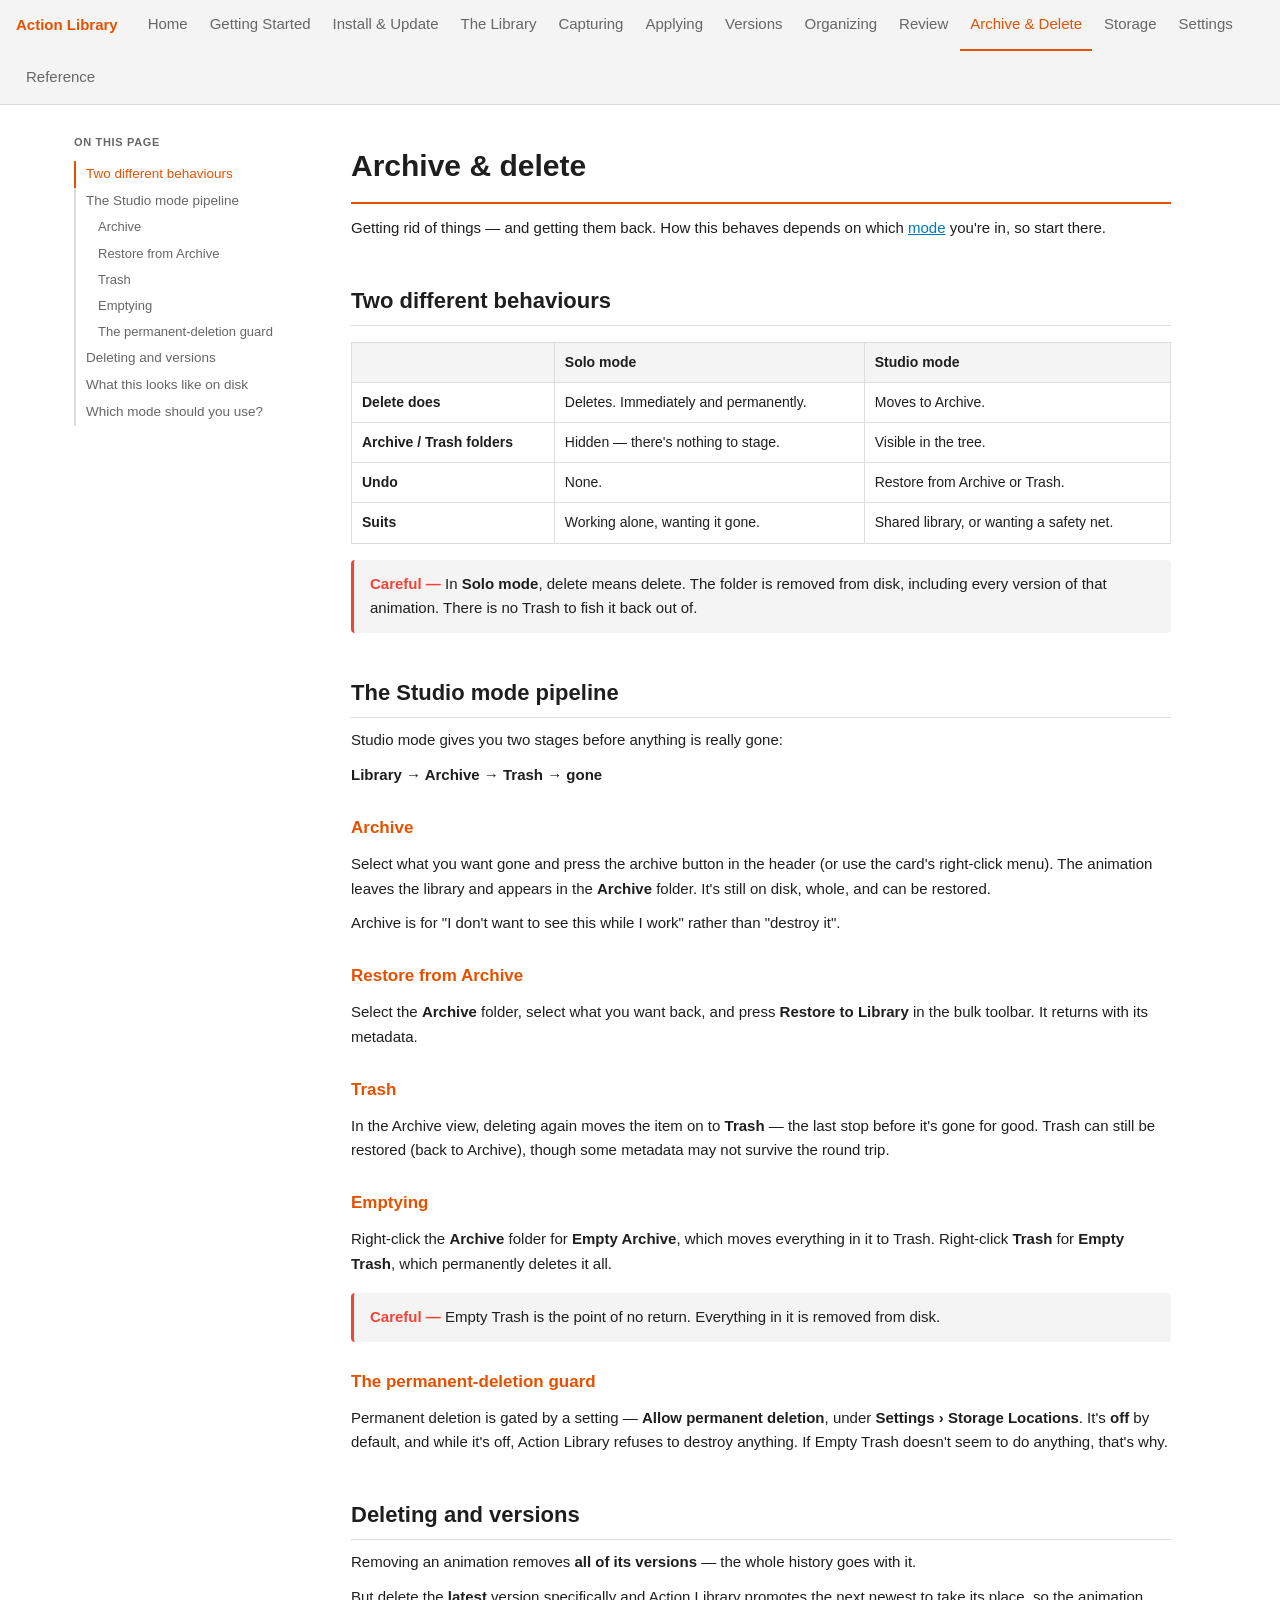
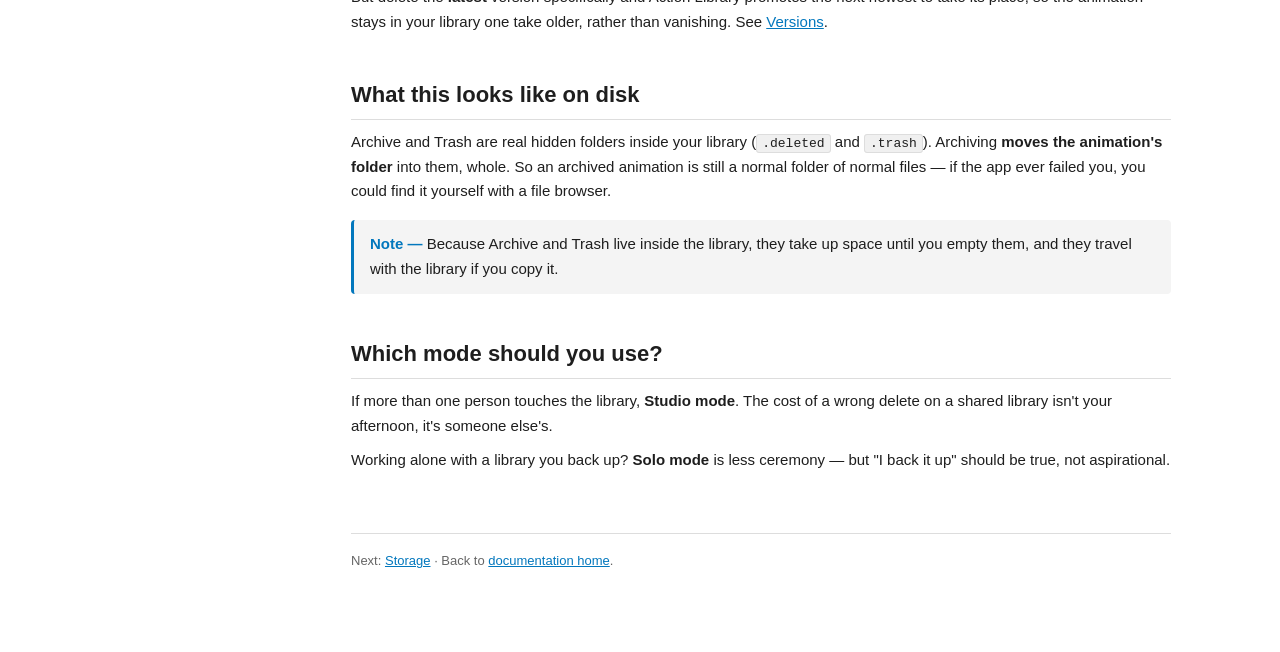
<file: docs/help/removing.html>
<!DOCTYPE html>
<html lang="en">
<head>
  <meta charset="utf-8">
  <title>Archive &amp; delete — Action Library</title>
  <link rel="stylesheet" href="style.css">
</head>
<body>
  <nav class="top"><span class="brand">Action Library</span><a href="index.html">Home</a></nav>
  <main>
    <h1>Archive &amp; delete</h1>
    <p>Getting rid of things — and getting them back. How this behaves depends on
       which <a href="settings.html#modes">mode</a> you're in, so start there.</p>

    <h2 id="two-modes">Two different behaviours</h2>
    <table>
      <tr><th></th><th>Solo mode</th><th>Studio mode</th></tr>
      <tr><td><b>Delete does</b></td><td>Deletes. Immediately and permanently.</td><td>Moves to Archive.</td></tr>
      <tr><td><b>Archive / Trash folders</b></td><td>Hidden — there's nothing to stage.</td><td>Visible in the tree.</td></tr>
      <tr><td><b>Undo</b></td><td>None.</td><td>Restore from Archive or Trash.</td></tr>
      <tr><td><b>Suits</b></td><td>Working alone, wanting it gone.</td><td>Shared library, or wanting a safety net.</td></tr>
    </table>
    <div class="warn">In <b>Solo mode</b>, delete means delete. The folder is removed
      from disk, including every version of that animation. There is no Trash to
      fish it back out of.</div>

    <h2 id="studio">The Studio mode pipeline</h2>
    <p>Studio mode gives you two stages before anything is really gone:</p>
    <p><b>Library → Archive → Trash → gone</b></p>

    <h3>Archive</h3>
    <p>Select what you want gone and press the archive button in the header (or use
       the card's right-click menu). The animation leaves the library and appears in
       the <b>Archive</b> folder. It's still on disk, whole, and can be restored.</p>
    <p>Archive is for "I don't want to see this while I work" rather than "destroy
       it".</p>

    <h3>Restore from Archive</h3>
    <p>Select the <b>Archive</b> folder, select what you want back, and press
       <b>Restore to Library</b> in the bulk toolbar. It returns with its metadata.</p>

    <h3>Trash</h3>
    <p>In the Archive view, deleting again moves the item on to <b>Trash</b> — the
       last stop before it's gone for good. Trash can still be restored (back to
       Archive), though some metadata may not survive the round trip.</p>

    <h3>Emptying</h3>
    <p>Right-click the <b>Archive</b> folder for <b>Empty Archive</b>, which moves
       everything in it to Trash. Right-click <b>Trash</b> for <b>Empty Trash</b>,
       which permanently deletes it all.</p>
    <div class="warn">Empty Trash is the point of no return. Everything in it is
      removed from disk.</div>

    <h3>The permanent-deletion guard</h3>
    <p>Permanent deletion is gated by a setting — <b>Allow permanent deletion</b>,
       under <b>Settings &rsaquo; Storage Locations</b>. It's <b>off</b> by default,
       and while it's off, Action Library refuses to destroy anything. If Empty
       Trash doesn't seem to do anything, that's why.</p>

    <h2 id="versions">Deleting and versions</h2>
    <p>Removing an animation removes <b>all of its versions</b> — the whole
       history goes with it.</p>
    <p>But delete the <b>latest</b> version specifically and Action Library promotes
       the next newest to take its place, so the animation stays in your library one
       take older, rather than vanishing. See <a href="versions.html">Versions</a>.</p>

    <h2 id="disk">What this looks like on disk</h2>
    <p>Archive and Trash are real hidden folders inside your library
       (<code>.deleted</code> and <code>.trash</code>). Archiving <b>moves the
       animation's folder</b> into them, whole. So an archived animation is still a
       normal folder of normal files — if the app ever failed you, you could find it
       yourself with a file browser.</p>
    <div class="note">Because Archive and Trash live inside the library, they take
      up space until you empty them, and they travel with the library if you copy
      it.</div>

    <h2 id="advice">Which mode should you use?</h2>
    <p>If more than one person touches the library, <b>Studio mode</b>. The cost of
       a wrong delete on a shared library isn't your afternoon, it's someone
       else's.</p>
    <p>Working alone with a library you back up? <b>Solo mode</b> is less
       ceremony — but "I back it up" should be true, not aspirational.</p>

    <footer>Next: <a href="storage.html">Storage</a> ·
      Back to <a href="index.html">documentation home</a>.</footer>
  </main>
  <script src="nav.js"></script>
</body>
</html>
</file>
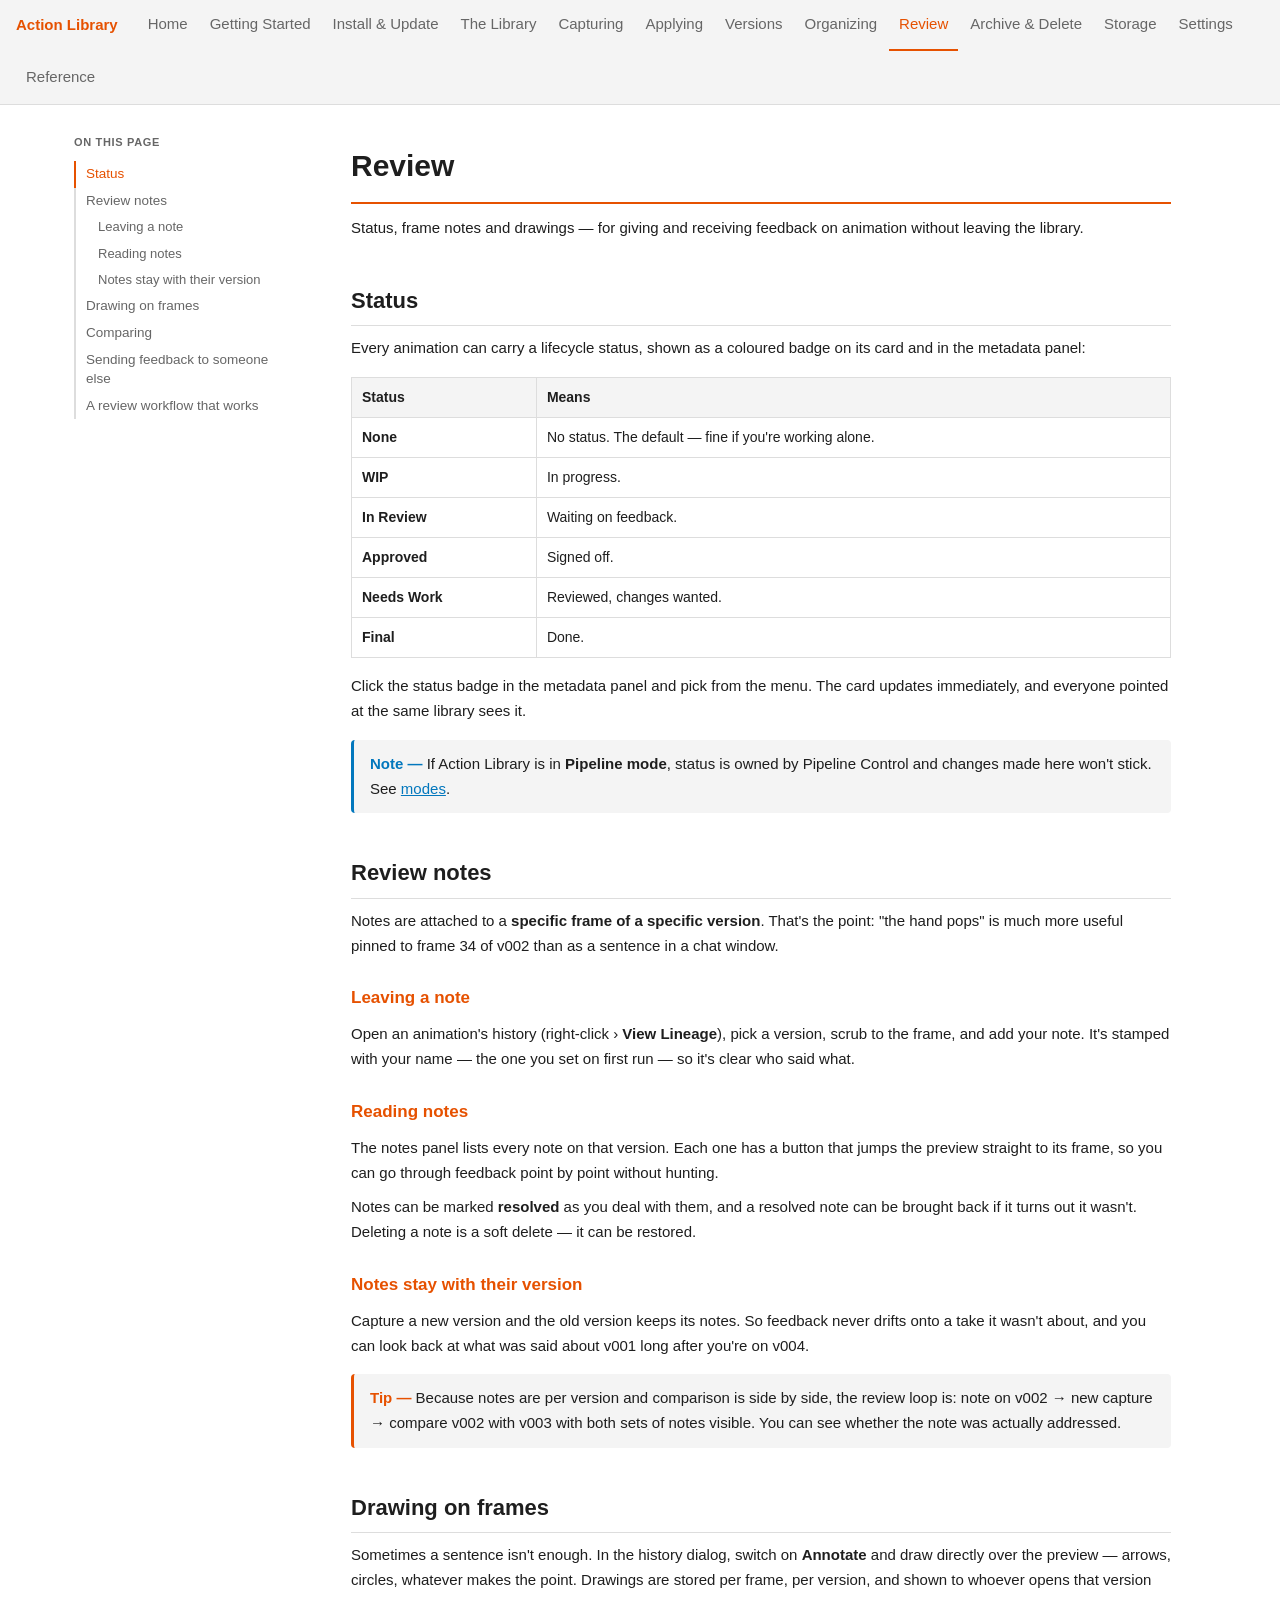
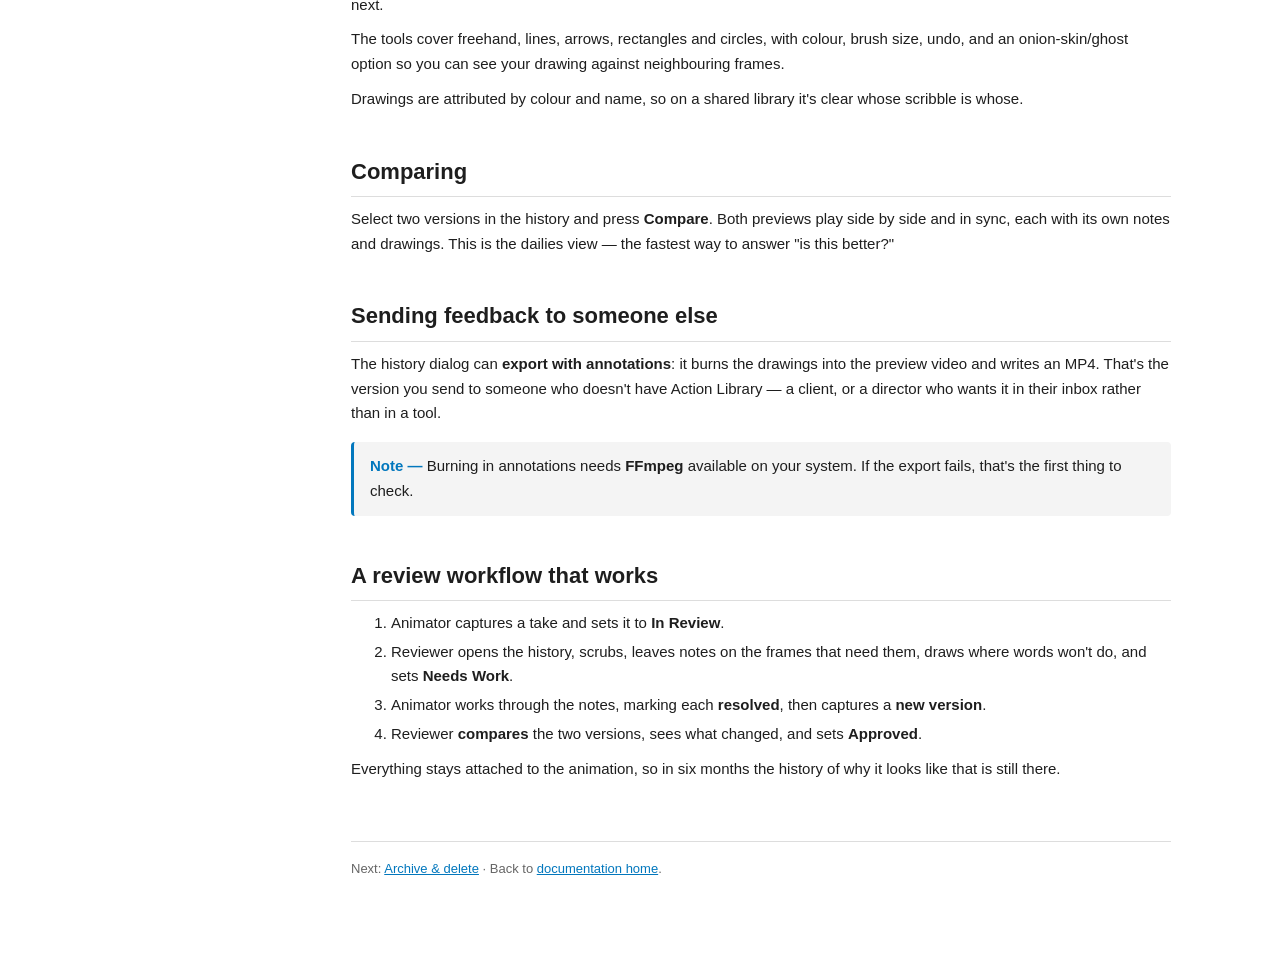
<file: docs/help/review.html>
<!DOCTYPE html>
<html lang="en">
<head>
  <meta charset="utf-8">
  <title>Review — Action Library</title>
  <link rel="stylesheet" href="style.css">
</head>
<body>
  <nav class="top"><span class="brand">Action Library</span><a href="index.html">Home</a></nav>
  <main>
    <h1>Review</h1>
    <p>Status, frame notes and drawings — for giving and receiving feedback on
       animation without leaving the library.</p>

    <h2 id="status">Status</h2>
    <p>Every animation can carry a lifecycle status, shown as a coloured badge on
       its card and in the metadata panel:</p>
    <table>
      <tr><th>Status</th><th>Means</th></tr>
      <tr><td><b>None</b></td><td>No status. The default — fine if you're working alone.</td></tr>
      <tr><td><b>WIP</b></td><td>In progress.</td></tr>
      <tr><td><b>In Review</b></td><td>Waiting on feedback.</td></tr>
      <tr><td><b>Approved</b></td><td>Signed off.</td></tr>
      <tr><td><b>Needs Work</b></td><td>Reviewed, changes wanted.</td></tr>
      <tr><td><b>Final</b></td><td>Done.</td></tr>
    </table>
    <p>Click the status badge in the metadata panel and pick from the menu. The
       card updates immediately, and everyone pointed at the same library sees it.</p>
    <div class="note">If Action Library is in <b>Pipeline mode</b>, status is owned
      by Pipeline Control and changes made here won't stick. See
      <a href="settings.html#modes">modes</a>.</div>

    <h2 id="notes">Review notes</h2>
    <p>Notes are attached to a <b>specific frame of a specific version</b>. That's
       the point: "the hand pops" is much more useful pinned to frame 34 of v002
       than as a sentence in a chat window.</p>

    <h3>Leaving a note</h3>
    <p>Open an animation's history (right-click &rsaquo; <b>View Lineage</b>), pick
       a version, scrub to the frame, and add your note. It's stamped with your
       name — the one you set on first run — so it's clear who said what.</p>

    <h3>Reading notes</h3>
    <p>The notes panel lists every note on that version. Each one has a button that
       jumps the preview straight to its frame, so you can go through feedback
       point by point without hunting.</p>
    <p>Notes can be marked <b>resolved</b> as you deal with them, and a resolved
       note can be brought back if it turns out it wasn't. Deleting a note is a
       soft delete — it can be restored.</p>

    <h3>Notes stay with their version</h3>
    <p>Capture a new version and the old version keeps its notes. So feedback never
       drifts onto a take it wasn't about, and you can look back at what was said
       about v001 long after you're on v004.</p>

    <div class="tip">Because notes are per version and comparison is side by side,
      the review loop is: note on v002 → new capture → compare v002 with v003 with
      both sets of notes visible. You can see whether the note was actually
      addressed.</div>

    <h2 id="drawover">Drawing on frames</h2>
    <p>Sometimes a sentence isn't enough. In the history dialog, switch on
       <b>Annotate</b> and draw directly over the preview — arrows, circles,
       whatever makes the point. Drawings are stored per frame, per version, and
       shown to whoever opens that version next.</p>
    <p>The tools cover freehand, lines, arrows, rectangles and circles, with colour,
       brush size, undo, and an onion-skin/ghost option so you can see your drawing
       against neighbouring frames.</p>
    <p>Drawings are attributed by colour and name, so on a shared library it's clear
       whose scribble is whose.</p>

    <h2 id="compare">Comparing</h2>
    <p>Select two versions in the history and press <b>Compare</b>. Both previews
       play side by side and in sync, each with its own notes and drawings. This is
       the dailies view — the fastest way to answer "is this better?"</p>

    <h2 id="export">Sending feedback to someone else</h2>
    <p>The history dialog can <b>export with annotations</b>: it burns the drawings
       into the preview video and writes an MP4. That's the version you send to
       someone who doesn't have Action Library — a client, or a director who wants
       it in their inbox rather than in a tool.</p>
    <div class="note">Burning in annotations needs <b>FFmpeg</b> available on your
      system. If the export fails, that's the first thing to check.</div>

    <h2 id="workflow">A review workflow that works</h2>
    <ol>
      <li>Animator captures a take and sets it to <b>In Review</b>.</li>
      <li>Reviewer opens the history, scrubs, leaves notes on the frames that need
          them, draws where words won't do, and sets <b>Needs Work</b>.</li>
      <li>Animator works through the notes, marking each <b>resolved</b>, then
          captures a <b>new version</b>.</li>
      <li>Reviewer <b>compares</b> the two versions, sees what changed, and sets
          <b>Approved</b>.</li>
    </ol>
    <p>Everything stays attached to the animation, so in six months the history of
       why it looks like that is still there.</p>

    <footer>Next: <a href="removing.html">Archive &amp; delete</a> ·
      Back to <a href="index.html">documentation home</a>.</footer>
  </main>
  <script src="nav.js"></script>
</body>
</html>
</file>
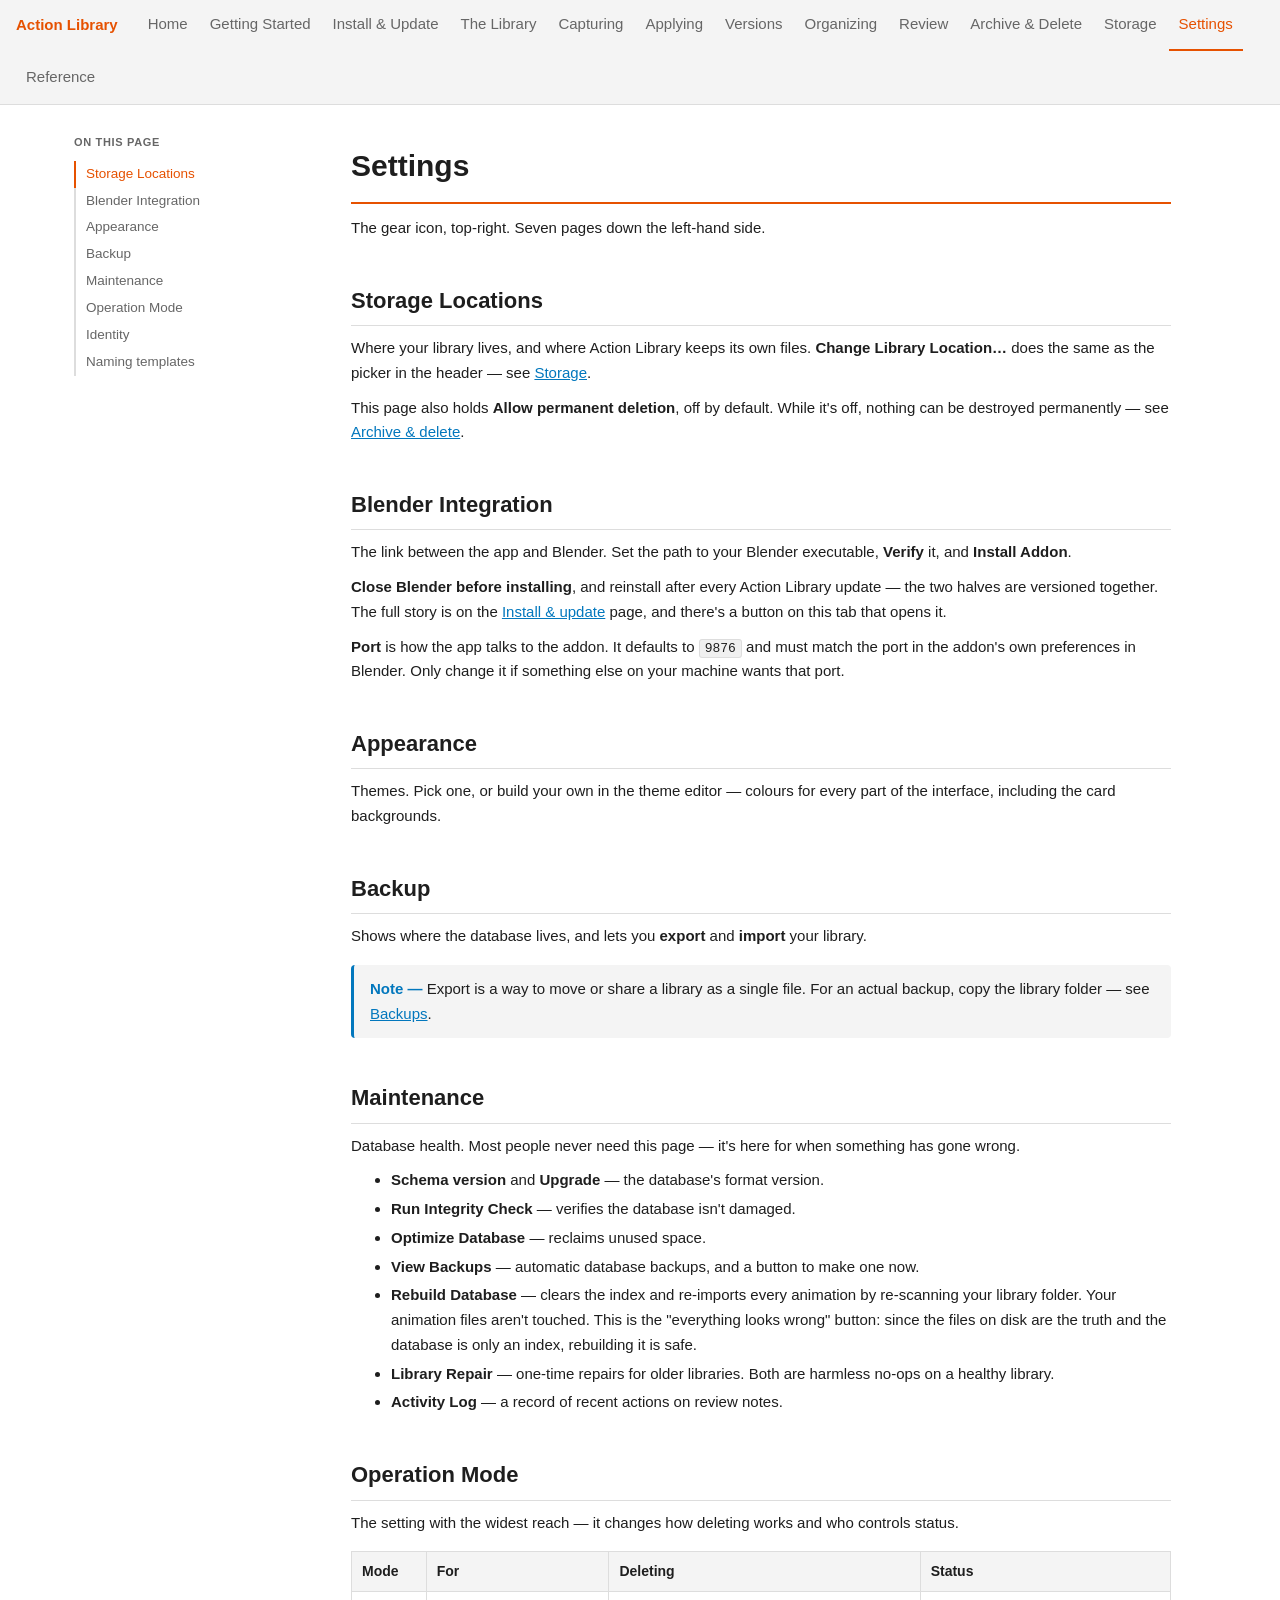
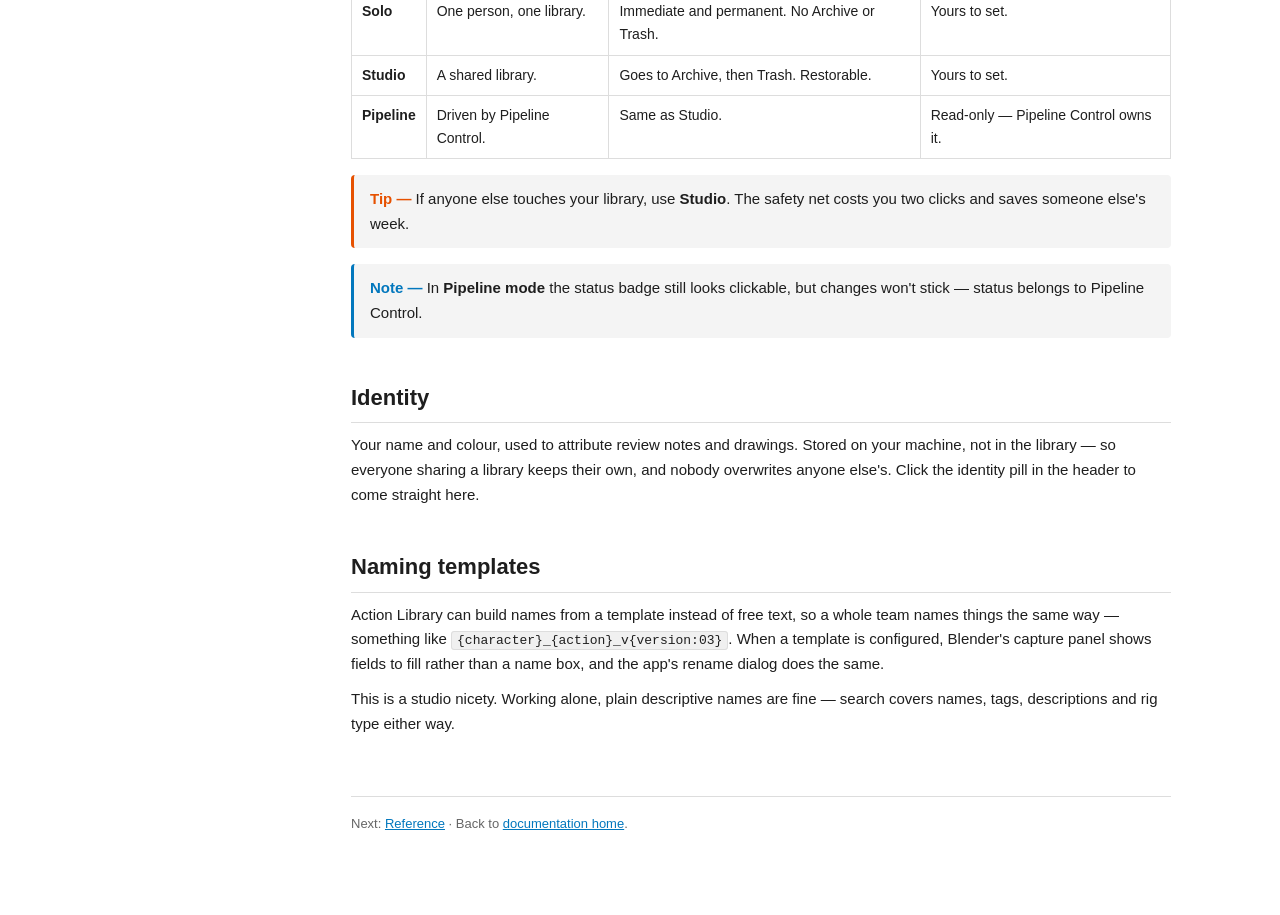
<file: docs/help/settings.html>
<!DOCTYPE html>
<html lang="en">
<head>
  <meta charset="utf-8">
  <title>Settings — Action Library</title>
  <link rel="stylesheet" href="style.css">
</head>
<body>
  <nav class="top"><span class="brand">Action Library</span><a href="index.html">Home</a></nav>
  <main>
    <h1>Settings</h1>
    <p>The gear icon, top-right. Seven pages down the left-hand side.</p>

    <h2 id="storage-locations">Storage Locations</h2>
    <p>Where your library lives, and where Action Library keeps its own files.
       <b>Change Library Location…</b> does the same as the picker in the header —
       see <a href="storage.html">Storage</a>.</p>
    <p>This page also holds <b>Allow permanent deletion</b>, off by default. While
       it's off, nothing can be destroyed permanently — see
       <a href="removing.html#studio">Archive &amp; delete</a>.</p>

    <h2 id="blender-integration">Blender Integration</h2>
    <p>The link between the app and Blender. Set the path to your Blender
       executable, <b>Verify</b> it, and <b>Install Addon</b>.</p>
    <p><b>Close Blender before installing</b>, and reinstall after every Action
       Library update — the two halves are versioned together. The full story is on
       the <a href="installation.html">Install &amp; update</a> page, and there's a
       button on this tab that opens it.</p>
    <p><b>Port</b> is how the app talks to the addon. It defaults to
       <code>9876</code> and must match the port in the addon's own preferences in
       Blender. Only change it if something else on your machine wants that port.</p>

    <h2 id="appearance">Appearance</h2>
    <p>Themes. Pick one, or build your own in the theme editor — colours for every
       part of the interface, including the card backgrounds.</p>

    <h2 id="backup">Backup</h2>
    <p>Shows where the database lives, and lets you <b>export</b> and <b>import</b>
       your library.</p>
    <div class="note">Export is a way to move or share a library as a single file.
      For an actual backup, copy the library folder — see
      <a href="storage.html#backups">Backups</a>.</div>

    <h2 id="maintenance">Maintenance</h2>
    <p>Database health. Most people never need this page — it's here for when
       something has gone wrong.</p>
    <ul>
      <li><b>Schema version</b> and <b>Upgrade</b> — the database's format version.</li>
      <li><b>Run Integrity Check</b> — verifies the database isn't damaged.</li>
      <li><b>Optimize Database</b> — reclaims unused space.</li>
      <li><b>View Backups</b> — automatic database backups, and a button to make one now.</li>
      <li><b>Rebuild Database</b> — clears the index and re-imports every animation
          by re-scanning your library folder. Your animation files aren't touched.
          This is the "everything looks wrong" button: since the files on disk are
          the truth and the database is only an index, rebuilding it is safe.</li>
      <li><b>Library Repair</b> — one-time repairs for older libraries. Both are
          harmless no-ops on a healthy library.</li>
      <li><b>Activity Log</b> — a record of recent actions on review notes.</li>
    </ul>

    <h2 id="modes">Operation Mode</h2>
    <p>The setting with the widest reach — it changes how deleting works and who
       controls status.</p>

    <table>
      <tr><th>Mode</th><th>For</th><th>Deleting</th><th>Status</th></tr>
      <tr><td><b>Solo</b></td><td>One person, one library.</td><td>Immediate and permanent. No Archive or Trash.</td><td>Yours to set.</td></tr>
      <tr><td><b>Studio</b></td><td>A shared library.</td><td>Goes to Archive, then Trash. Restorable.</td><td>Yours to set.</td></tr>
      <tr><td><b>Pipeline</b></td><td>Driven by Pipeline Control.</td><td>Same as Studio.</td><td>Read-only — Pipeline Control owns it.</td></tr>
    </table>

    <div class="tip">If anyone else touches your library, use <b>Studio</b>. The
      safety net costs you two clicks and saves someone else's week.</div>

    <div class="note">In <b>Pipeline mode</b> the status badge still looks clickable,
      but changes won't stick — status belongs to Pipeline Control.</div>

    <h2 id="identity">Identity</h2>
    <p>Your name and colour, used to attribute review notes and drawings. Stored on
       your machine, not in the library — so everyone sharing a library keeps their
       own, and nobody overwrites anyone else's. Click the identity pill in the
       header to come straight here.</p>

    <h2 id="naming">Naming templates</h2>
    <p>Action Library can build names from a template instead of free text, so a
       whole team names things the same way — something like
       <code>{character}_{action}_v{version:03}</code>. When a template is
       configured, Blender's capture panel shows fields to fill rather than a name
       box, and the app's rename dialog does the same.</p>
    <p>This is a studio nicety. Working alone, plain descriptive names are fine —
       search covers names, tags, descriptions and rig type either way.</p>

    <footer>Next: <a href="reference.html">Reference</a> ·
      Back to <a href="index.html">documentation home</a>.</footer>
  </main>
  <script src="nav.js"></script>
</body>
</html>
</file>
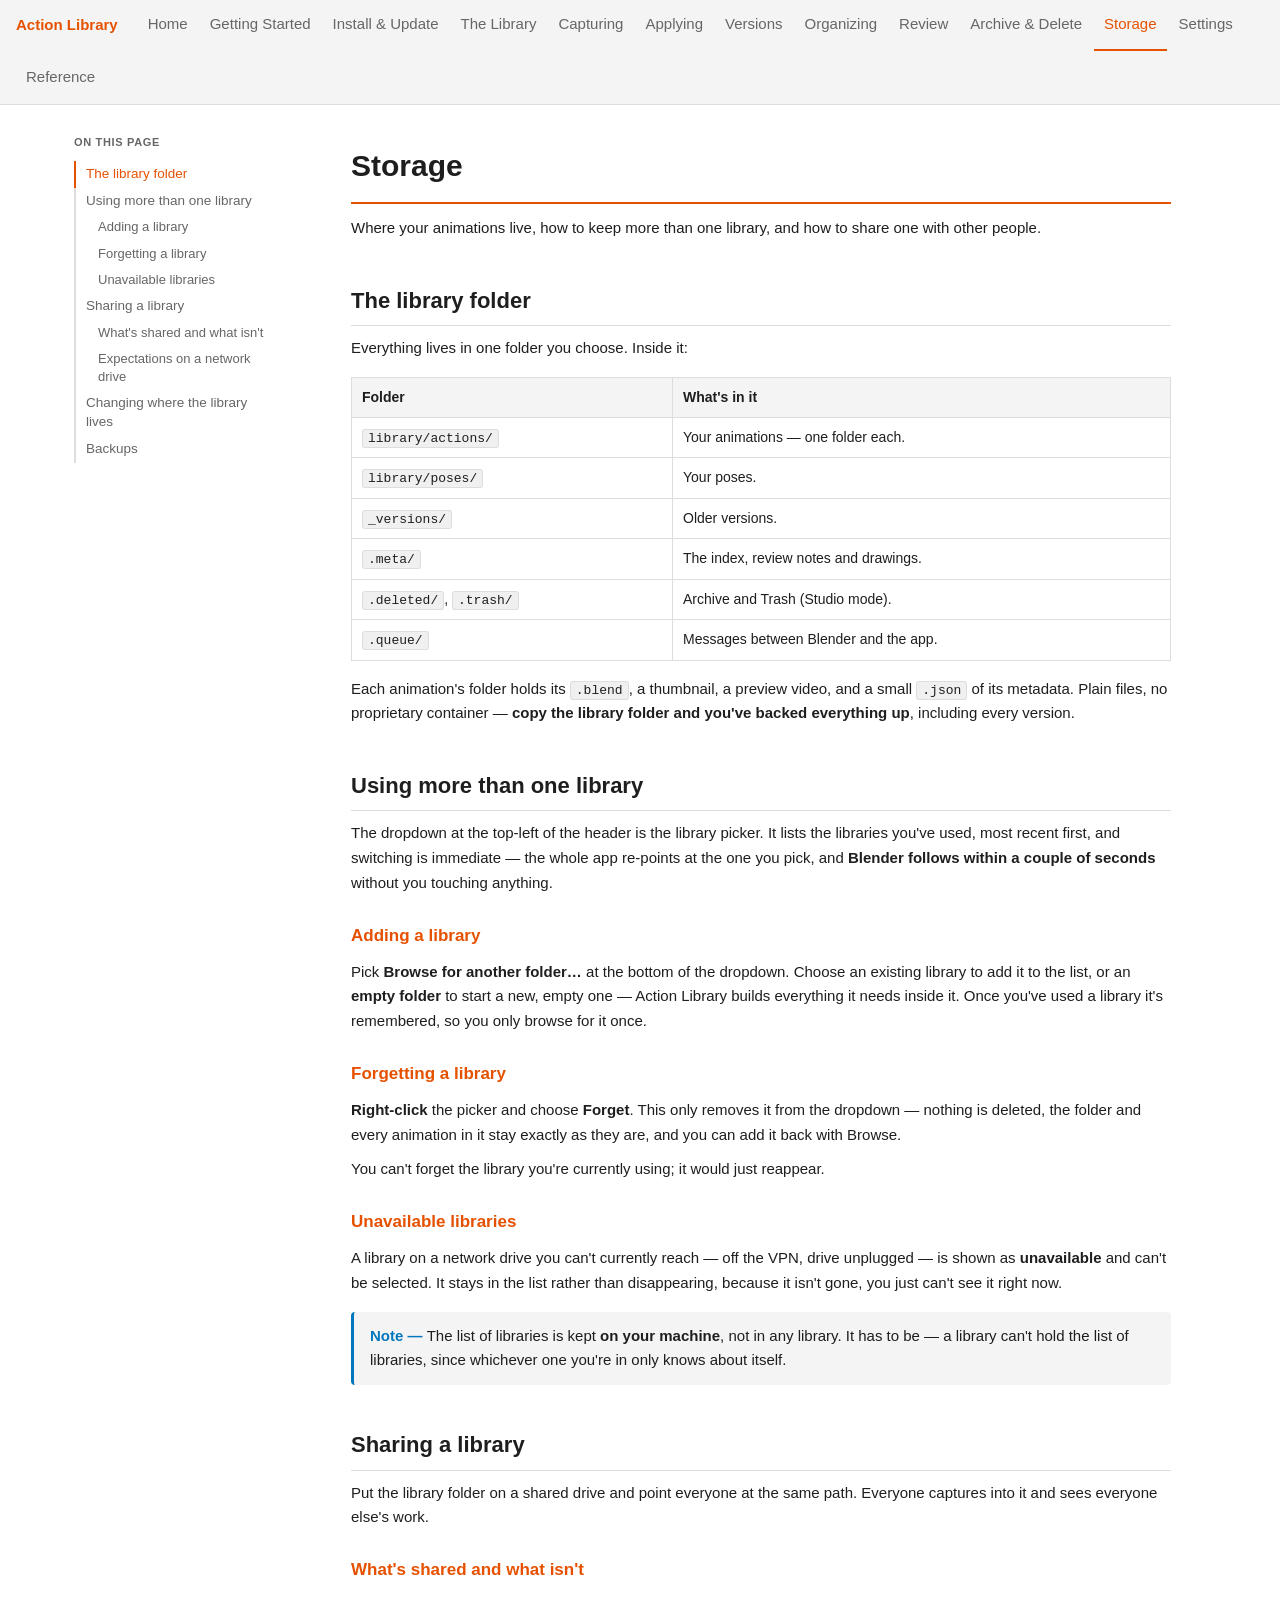
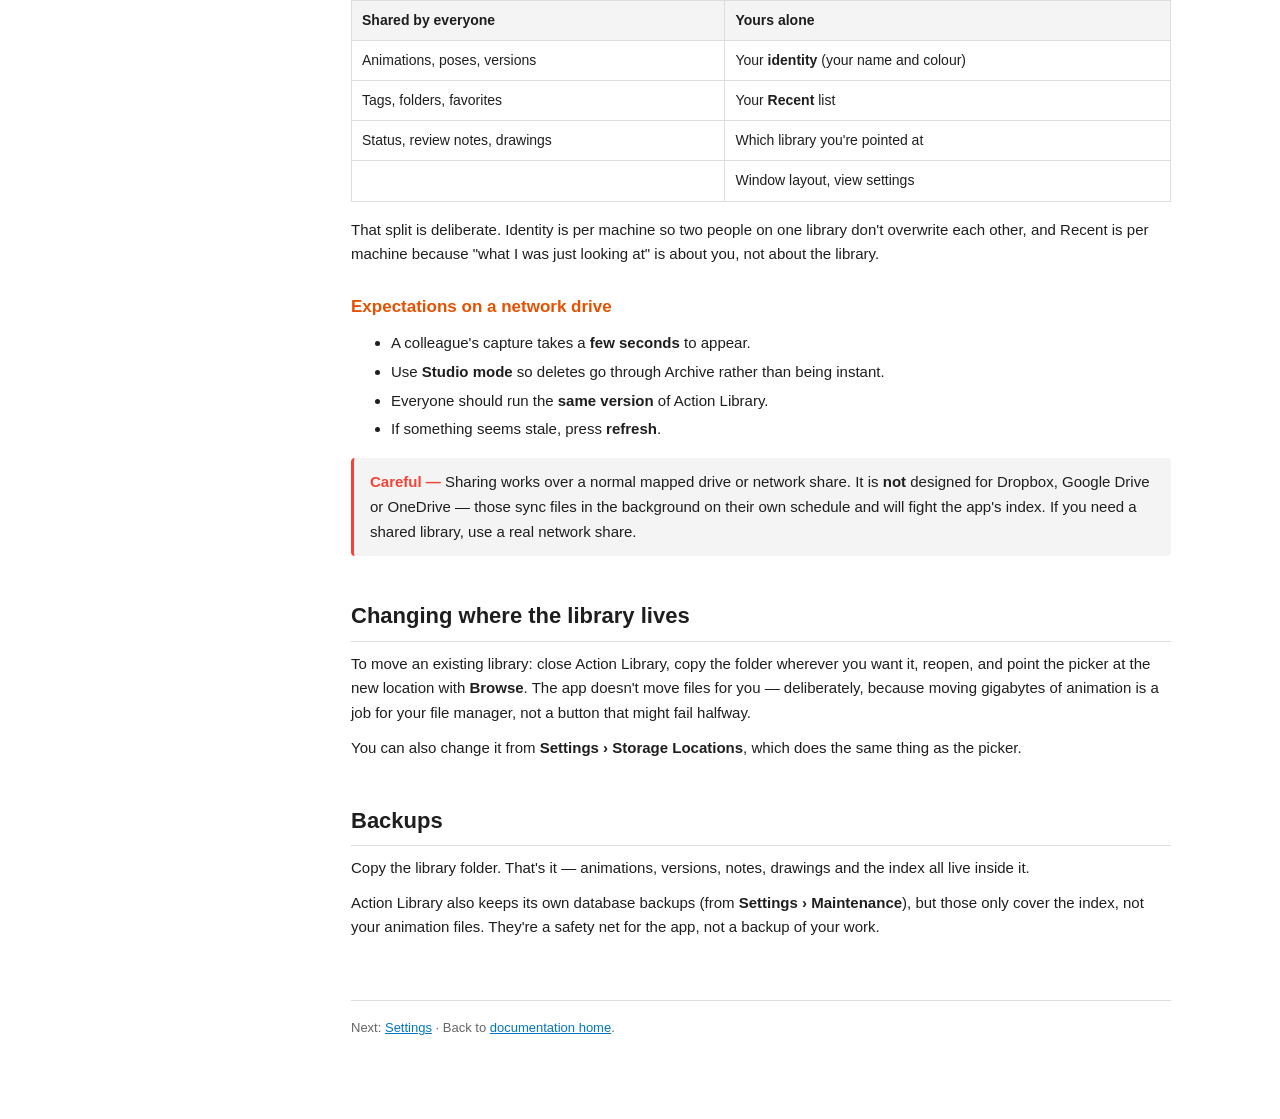
<file: docs/help/storage.html>
<!DOCTYPE html>
<html lang="en">
<head>
  <meta charset="utf-8">
  <title>Storage — Action Library</title>
  <link rel="stylesheet" href="style.css">
</head>
<body>
  <nav class="top"><span class="brand">Action Library</span><a href="index.html">Home</a></nav>
  <main>
    <h1>Storage</h1>
    <p>Where your animations live, how to keep more than one library, and how to
       share one with other people.</p>

    <h2 id="the-library-folder">The library folder</h2>
    <p>Everything lives in one folder you choose. Inside it:</p>
    <table>
      <tr><th>Folder</th><th>What's in it</th></tr>
      <tr><td><code>library/actions/</code></td><td>Your animations — one folder each.</td></tr>
      <tr><td><code>library/poses/</code></td><td>Your poses.</td></tr>
      <tr><td><code>_versions/</code></td><td>Older versions.</td></tr>
      <tr><td><code>.meta/</code></td><td>The index, review notes and drawings.</td></tr>
      <tr><td><code>.deleted/</code>, <code>.trash/</code></td><td>Archive and Trash (Studio mode).</td></tr>
      <tr><td><code>.queue/</code></td><td>Messages between Blender and the app.</td></tr>
    </table>
    <p>Each animation's folder holds its <code>.blend</code>, a thumbnail, a preview
       video, and a small <code>.json</code> of its metadata. Plain files, no
       proprietary container — <b>copy the library folder and you've backed
       everything up</b>, including every version.</p>

    <h2 id="switching">Using more than one library</h2>
    <p>The dropdown at the top-left of the header is the library picker. It lists
       the libraries you've used, most recent first, and switching is immediate —
       the whole app re-points at the one you pick, and <b>Blender follows within a
       couple of seconds</b> without you touching anything.</p>

    <h3>Adding a library</h3>
    <p>Pick <b>Browse for another folder…</b> at the bottom of the dropdown. Choose
       an existing library to add it to the list, or an <b>empty folder</b> to start
       a new, empty one — Action Library builds everything it needs inside it. Once
       you've used a library it's remembered, so you only browse for it once.</p>

    <h3>Forgetting a library</h3>
    <p><b>Right-click</b> the picker and choose <b>Forget</b>. This only removes it
       from the dropdown — nothing is deleted, the folder and every animation in it
       stay exactly as they are, and you can add it back with Browse.</p>
    <p>You can't forget the library you're currently using; it would just reappear.</p>

    <h3>Unavailable libraries</h3>
    <p>A library on a network drive you can't currently reach — off the VPN, drive
       unplugged — is shown as <b>unavailable</b> and can't be selected. It stays in
       the list rather than disappearing, because it isn't gone, you just can't see
       it right now.</p>

    <div class="note">The list of libraries is kept <b>on your machine</b>, not in
      any library. It has to be — a library can't hold the list of libraries, since
      whichever one you're in only knows about itself.</div>

    <h2 id="shared">Sharing a library</h2>
    <p>Put the library folder on a shared drive and point everyone at the same path.
       Everyone captures into it and sees everyone else's work.</p>

    <h3>What's shared and what isn't</h3>
    <table>
      <tr><th>Shared by everyone</th><th>Yours alone</th></tr>
      <tr><td>Animations, poses, versions</td><td>Your <b>identity</b> (your name and colour)</td></tr>
      <tr><td>Tags, folders, favorites</td><td>Your <b>Recent</b> list</td></tr>
      <tr><td>Status, review notes, drawings</td><td>Which library you're pointed at</td></tr>
      <tr><td></td><td>Window layout, view settings</td></tr>
    </table>
    <p>That split is deliberate. Identity is per machine so two people on one
       library don't overwrite each other, and Recent is per machine because
       "what I was just looking at" is about you, not about the library.</p>

    <h3>Expectations on a network drive</h3>
    <ul>
      <li>A colleague's capture takes a <b>few seconds</b> to appear.</li>
      <li>Use <b>Studio mode</b> so deletes go through Archive rather than being
          instant.</li>
      <li>Everyone should run the <b>same version</b> of Action Library.</li>
      <li>If something seems stale, press <b>refresh</b>.</li>
    </ul>

    <div class="warn">Sharing works over a normal mapped drive or network share. It
      is <b>not</b> designed for Dropbox, Google Drive or OneDrive — those sync
      files in the background on their own schedule and will fight the app's index.
      If you need a shared library, use a real network share.</div>

    <h2 id="changing">Changing where the library lives</h2>
    <p>To move an existing library: close Action Library, copy the folder wherever
       you want it, reopen, and point the picker at the new location with
       <b>Browse</b>. The app doesn't move files for you — deliberately, because
       moving gigabytes of animation is a job for your file manager, not a
       button that might fail halfway.</p>
    <p>You can also change it from <b>Settings &rsaquo; Storage Locations</b>, which
       does the same thing as the picker.</p>

    <h2 id="backups">Backups</h2>
    <p>Copy the library folder. That's it — animations, versions, notes, drawings
       and the index all live inside it.</p>
    <p>Action Library also keeps its own database backups (from
       <b>Settings &rsaquo; Maintenance</b>), but those only cover the index, not
       your animation files. They're a safety net for the app, not a backup of your
       work.</p>

    <footer>Next: <a href="settings.html">Settings</a> ·
      Back to <a href="index.html">documentation home</a>.</footer>
  </main>
  <script src="nav.js"></script>
</body>
</html>
</file>
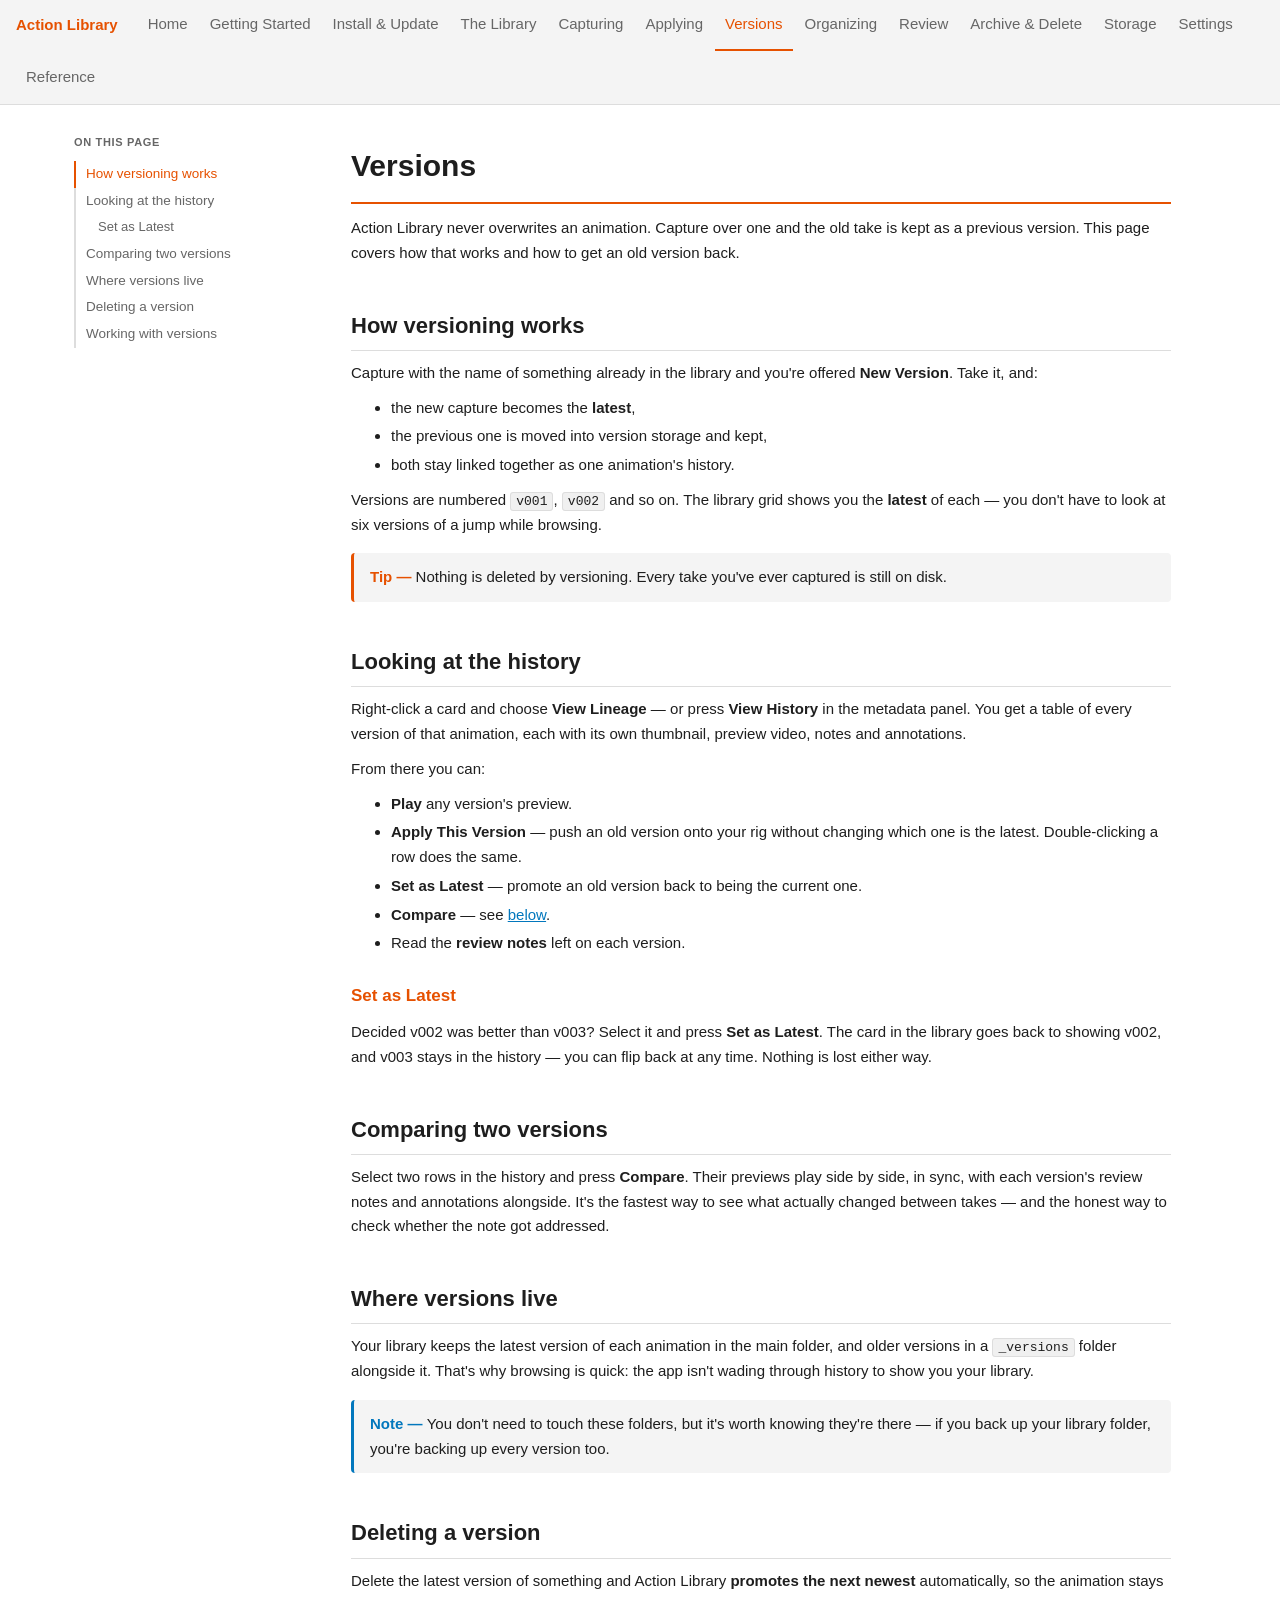
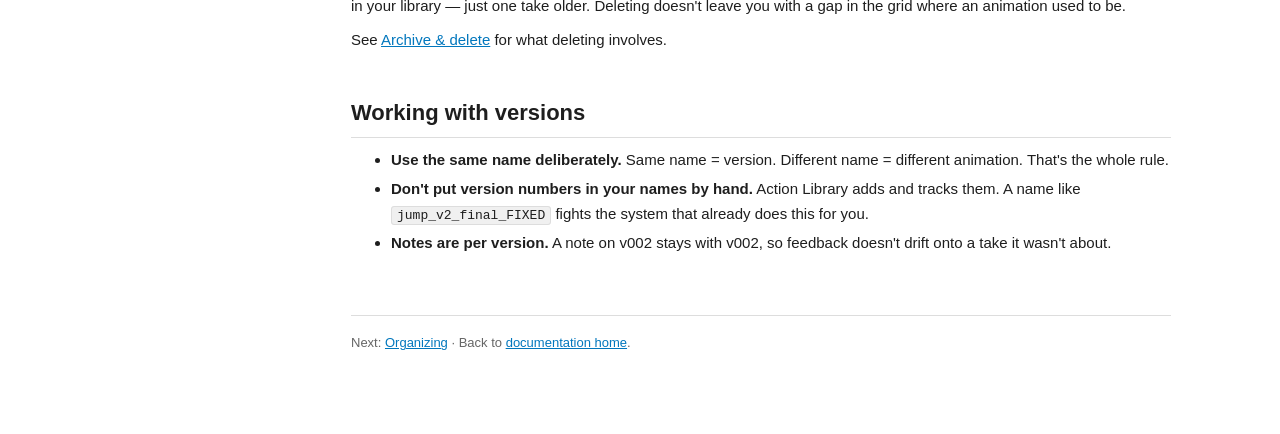
<file: docs/help/versions.html>
<!DOCTYPE html>
<html lang="en">
<head>
  <meta charset="utf-8">
  <title>Versions — Action Library</title>
  <link rel="stylesheet" href="style.css">
</head>
<body>
  <nav class="top"><span class="brand">Action Library</span><a href="index.html">Home</a></nav>
  <main>
    <h1>Versions</h1>
    <p>Action Library never overwrites an animation. Capture over one and the old
       take is kept as a previous version. This page covers how that works and how
       to get an old version back.</p>

    <h2 id="how-it-works">How versioning works</h2>
    <p>Capture with the name of something already in the library and you're offered
       <b>New Version</b>. Take it, and:</p>
    <ul>
      <li>the new capture becomes the <b>latest</b>,</li>
      <li>the previous one is moved into version storage and kept,</li>
      <li>both stay linked together as one animation's history.</li>
    </ul>
    <p>Versions are numbered <code>v001</code>, <code>v002</code> and so on. The
       library grid shows you the <b>latest</b> of each — you don't have to look at
       six versions of a jump while browsing.</p>

    <div class="tip">Nothing is deleted by versioning. Every take you've ever
      captured is still on disk.</div>

    <h2 id="history">Looking at the history</h2>
    <p>Right-click a card and choose <b>View Lineage</b> — or press
       <b>View History</b> in the metadata panel. You get a table of every version
       of that animation, each with its own thumbnail, preview video, notes and
       annotations.</p>
    <p>From there you can:</p>
    <ul>
      <li><b>Play</b> any version's preview.</li>
      <li><b>Apply This Version</b> — push an old version onto your rig without
          changing which one is the latest. Double-clicking a row does the same.</li>
      <li><b>Set as Latest</b> — promote an old version back to being the current
          one.</li>
      <li><b>Compare</b> — see <a href="#compare">below</a>.</li>
      <li>Read the <b>review notes</b> left on each version.</li>
    </ul>

    <h3>Set as Latest</h3>
    <p>Decided v002 was better than v003? Select it and press <b>Set as Latest</b>.
       The card in the library goes back to showing v002, and v003 stays in the
       history — you can flip back at any time. Nothing is lost either way.</p>

    <h2 id="compare">Comparing two versions</h2>
    <p>Select two rows in the history and press <b>Compare</b>. Their previews play
       side by side, in sync, with each version's review notes and annotations
       alongside. It's the fastest way to see what actually changed between takes —
       and the honest way to check whether the note got addressed.</p>

    <h2 id="on-disk">Where versions live</h2>
    <p>Your library keeps the latest version of each animation in the main folder,
       and older versions in a <code>_versions</code> folder alongside it. That's
       why browsing is quick: the app isn't wading through history to show you your
       library.</p>
    <div class="note">You don't need to touch these folders, but it's worth knowing
      they're there — if you back up your library folder, you're backing up every
      version too.</div>

    <h2 id="deleting">Deleting a version</h2>
    <p>Delete the latest version of something and Action Library <b>promotes the
       next newest</b> automatically, so the animation stays in your library — just
       one take older. Deleting doesn't leave you with a gap in the grid where an
       animation used to be.</p>
    <p>See <a href="removing.html">Archive &amp; delete</a> for what deleting
       involves.</p>

    <h2 id="tips">Working with versions</h2>
    <ul>
      <li><b>Use the same name deliberately.</b> Same name = version. Different name
          = different animation. That's the whole rule.</li>
      <li><b>Don't put version numbers in your names by hand.</b> Action Library
          adds and tracks them. A name like <code>jump_v2_final_FIXED</code> fights
          the system that already does this for you.</li>
      <li><b>Notes are per version.</b> A note on v002 stays with v002, so feedback
          doesn't drift onto a take it wasn't about.</li>
    </ul>

    <footer>Next: <a href="organizing.html">Organizing</a> ·
      Back to <a href="index.html">documentation home</a>.</footer>
  </main>
  <script src="nav.js"></script>
</body>
</html>
</file>
<file: docs/help/style.css>
/* Action Library documentation styling.
   Opens in the user's default browser (Docs button / F1), so this is plain CSS
   with no build step and no external fonts - it has to work with no internet.
   Follows the app's dark palette, with a light-theme fallback for anyone whose
   browser/OS prefers light. */

:root {
  --bg: #1e1e1e;
  --bg-raised: #262626;
  --bg-code: #2d2d2d;
  --text: #e0e0e0;
  --text-dim: #9a9a9a;
  --accent: #FF9800;     /* AL orange, as in the header */
  --accent-dim: #c77700;
  --border: #3a3a3a;
  --link: #4FC3F7;
}

@media (prefers-color-scheme: light) {
  :root {
    --bg: #ffffff;
    --bg-raised: #f4f4f4;
    --bg-code: #f0f0f0;
    --text: #1e1e1e;
    --text-dim: #666666;
    --accent: #E65100;
    --accent-dim: #FF9800;
    --border: #dddddd;
    --link: #0277BD;
  }
}

* { box-sizing: border-box; }

body {
  margin: 0;
  background: var(--bg);
  color: var(--text);
  font-family: "Segoe UI", Roboto, -apple-system, Helvetica, Arial, sans-serif;
  font-size: 15px;
  line-height: 1.65;
}

/* ---------- top nav (populated by nav.js) ---------- */

nav.top {
  position: sticky;
  top: 0;
  z-index: 10;
  display: flex;
  flex-wrap: wrap;
  align-items: center;
  gap: 2px;
  padding: 0 16px;
  background: var(--bg-raised);
  border-bottom: 1px solid var(--border);
}

nav.top .brand {
  font-weight: 700;
  color: var(--accent);
  margin-right: 18px;
  padding: 12px 0;
  white-space: nowrap;
}

nav.top a {
  color: var(--text-dim);
  text-decoration: none;
  padding: 12px 10px;
  border-bottom: 2px solid transparent;
  white-space: nowrap;
}

nav.top a:hover { color: var(--text); }

nav.top a.active {
  color: var(--accent);
  border-bottom-color: var(--accent);
}

/* ---------- layout: sidebar + content (built by nav.js) ---------- */

.layout {
  display: flex;
  align-items: flex-start;
  gap: 32px;
  max-width: 1180px;
  margin: 0 auto;
  padding: 0 24px;
}

aside.toc {
  position: sticky;
  top: 56px;
  flex: 0 0 210px;
  max-height: calc(100vh - 76px);
  overflow-y: auto;
  padding: 28px 0;
  font-size: 13.5px;
}

aside.toc .toc-title {
  color: var(--text-dim);
  text-transform: uppercase;
  letter-spacing: 0.06em;
  font-size: 11px;
  font-weight: 700;
  margin-bottom: 10px;
}

aside.toc a {
  display: block;
  color: var(--text-dim);
  text-decoration: none;
  padding: 4px 10px;
  border-left: 2px solid var(--border);
  line-height: 1.4;
}

aside.toc a.lvl3 { padding-left: 22px; font-size: 13px; }
aside.toc a:hover { color: var(--text); }

aside.toc a.active {
  color: var(--accent);
  border-left-color: var(--accent);
}

main {
  flex: 1 1 auto;
  min-width: 0;
  max-width: 820px;
  margin: 0 auto;
  padding: 8px 0 80px;
}

/* index.html has no sidebar, so centre it */
body > main { padding-left: 24px; padding-right: 24px; }

/* ---------- typography ---------- */

h1 {
  font-size: 30px;
  margin: 28px 0 12px;
  padding-bottom: 12px;
  border-bottom: 2px solid var(--accent);
}

h2 {
  font-size: 22px;
  margin: 42px 0 10px;
  padding-bottom: 6px;
  border-bottom: 1px solid var(--border);
  scroll-margin-top: 64px;
}

h3 {
  font-size: 17px;
  margin: 26px 0 8px;
  color: var(--accent);
  scroll-margin-top: 64px;
}

p, ul, ol { margin: 10px 0; }
li { margin: 4px 0; }

a { color: var(--link); }
a:hover { color: var(--accent); }

code {
  background: var(--bg-code);
  border: 1px solid var(--border);
  border-radius: 3px;
  padding: 1px 5px;
  font-family: Consolas, "Courier New", monospace;
  font-size: 13px;
}

pre {
  background: var(--bg-code);
  border: 1px solid var(--border);
  border-left: 3px solid var(--accent);
  border-radius: 3px;
  padding: 12px 14px;
  overflow-x: auto;
}

pre code { background: none; border: none; padding: 0; }

kbd {
  background: var(--bg-raised);
  border: 1px solid var(--border);
  border-bottom-width: 2px;
  border-radius: 4px;
  padding: 1px 6px;
  font-family: inherit;
  font-size: 12.5px;
  white-space: nowrap;
}

/* ---------- images ---------- */

img {
  max-width: 100%;
  height: auto;
  display: block;
  margin: 16px 0;
  border: 1px solid var(--border);
  border-radius: 4px;
}

figure { margin: 16px 0; }
figcaption {
  color: var(--text-dim);
  font-size: 13px;
  font-style: italic;
  margin-top: -8px;
}

/* ---------- callouts ---------- */

.tip, .note, .warn {
  border-radius: 4px;
  padding: 12px 16px;
  margin: 16px 0;
  border-left: 3px solid var(--accent);
  background: var(--bg-raised);
}

.note { border-left-color: var(--link); }
.warn { border-left-color: #F44336; }

.tip::before  { content: "Tip — ";     font-weight: 700; color: var(--accent); }
.note::before { content: "Note — ";    font-weight: 700; color: var(--link); }
.warn::before { content: "Careful — "; font-weight: 700; color: #F44336; }

/* ---------- tables ---------- */

table {
  width: 100%;
  border-collapse: collapse;
  margin: 16px 0;
  font-size: 14px;
}

th, td {
  border: 1px solid var(--border);
  padding: 8px 10px;
  text-align: left;
  vertical-align: top;
}

th { background: var(--bg-raised); font-weight: 600; }

/* ---------- index directory ---------- */

.cards {
  display: grid;
  grid-template-columns: repeat(auto-fill, minmax(260px, 1fr));
  gap: 14px;
  margin: 20px 0;
}

.card {
  background: var(--bg-raised);
  border: 1px solid var(--border);
  border-radius: 5px;
  padding: 14px 16px;
}

.card h3 { margin: 0 0 6px; }
.card p { margin: 0; color: var(--text-dim); font-size: 13.5px; }

footer {
  margin-top: 60px;
  padding-top: 16px;
  border-top: 1px solid var(--border);
  color: var(--text-dim);
  font-size: 13px;
}

/* ---------- narrow screens: drop the sidebar ---------- */

@media (max-width: 820px) {
  .layout { flex-direction: column; gap: 0; padding: 0 16px; }
  aside.toc {
    position: static;
    flex-basis: auto;
    width: 100%;
    max-height: none;
    padding: 16px 0 0;
  }
}
</file>
